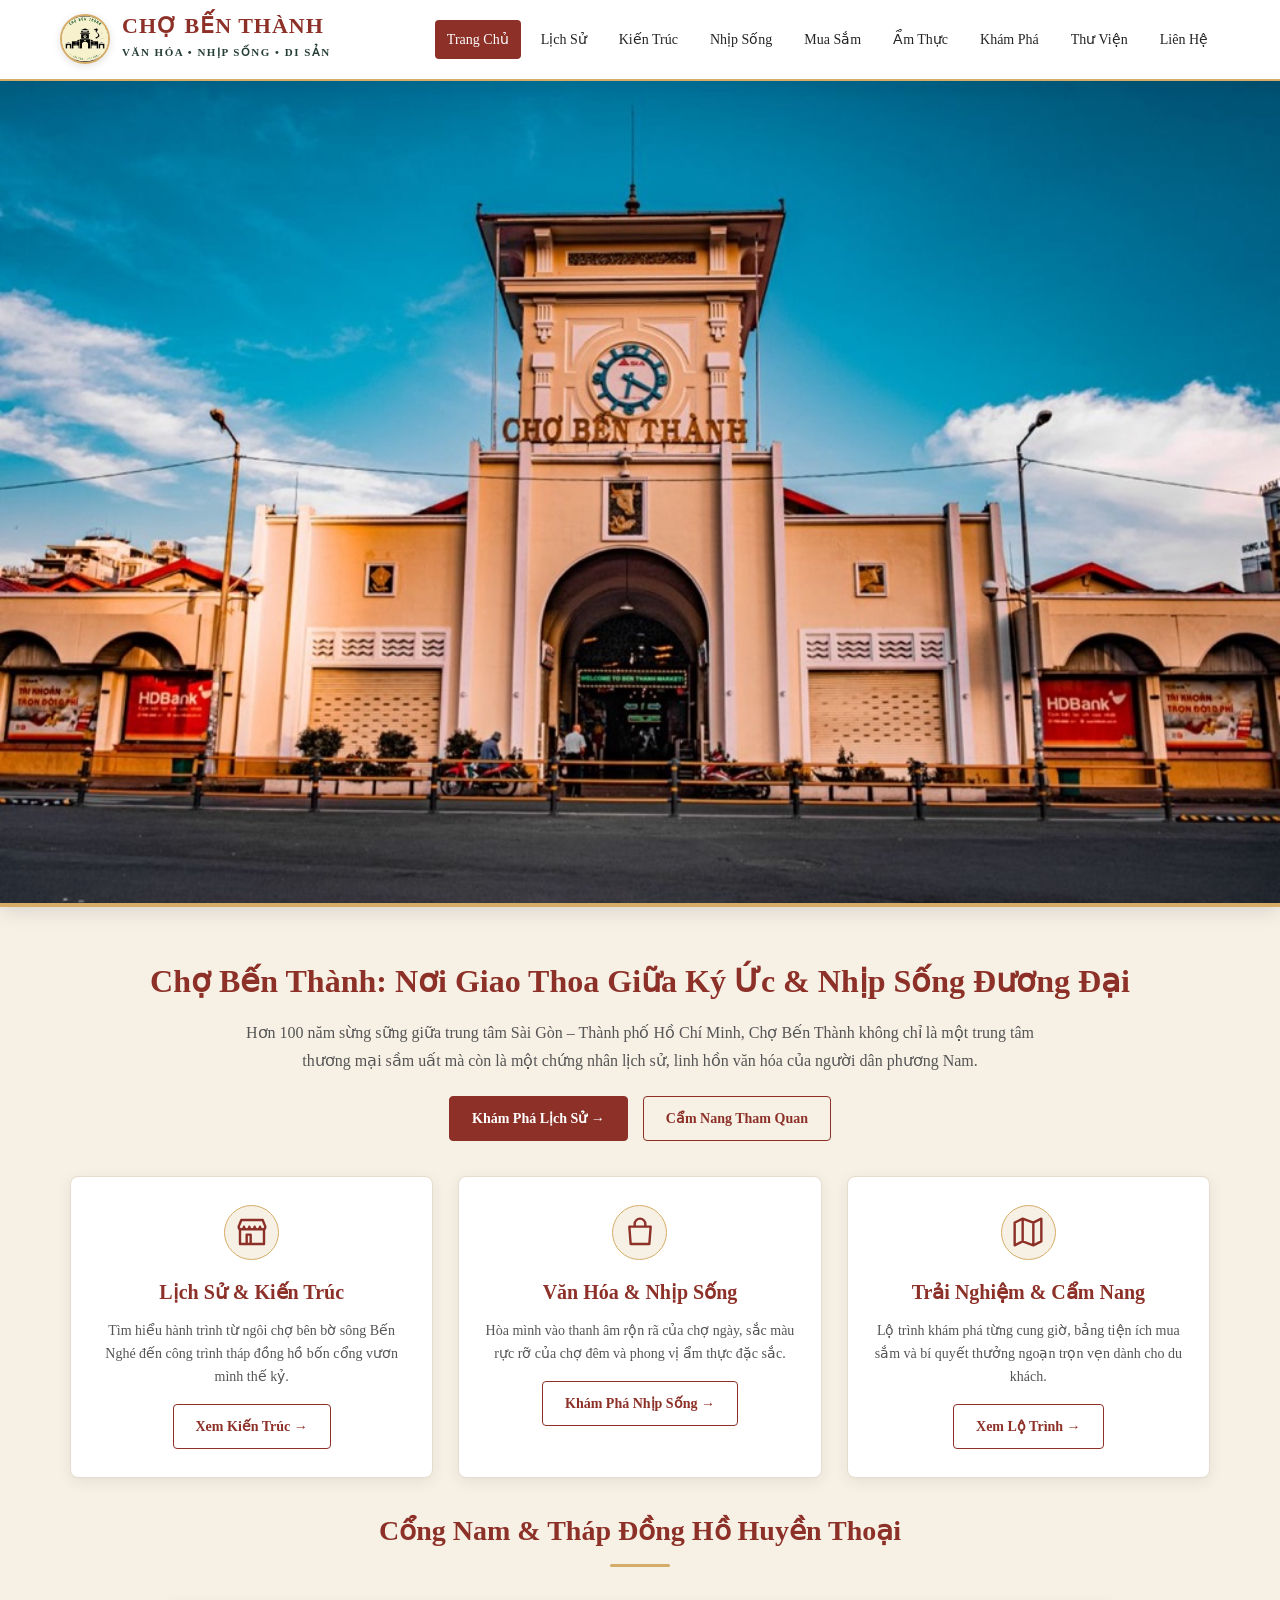
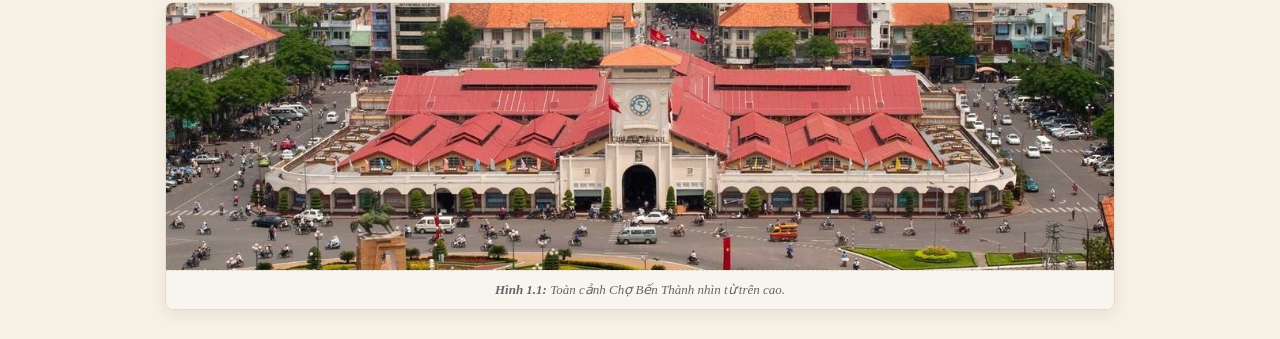
<file: index.html>
<!DOCTYPE html>
<html lang="vi">

<head>
  <meta charset="UTF-8">
  
  <meta name="viewport" content="width=device-width, initial-scale=1.0">
  
  <meta http-equiv="refresh" content="0; url=./truong-kim-phuong/trang-chu.html">
  <title>Chợ Bến Thành – Văn hóa và Nhịp sống</title>
</head>

<body>
  
  <p>Đang mở website. Nếu trang không tự chuyển, <a href="./truong-kim-phuong/trang-chu.html">bấm vào đây</a>.</p>
</body>
</html>
</file>
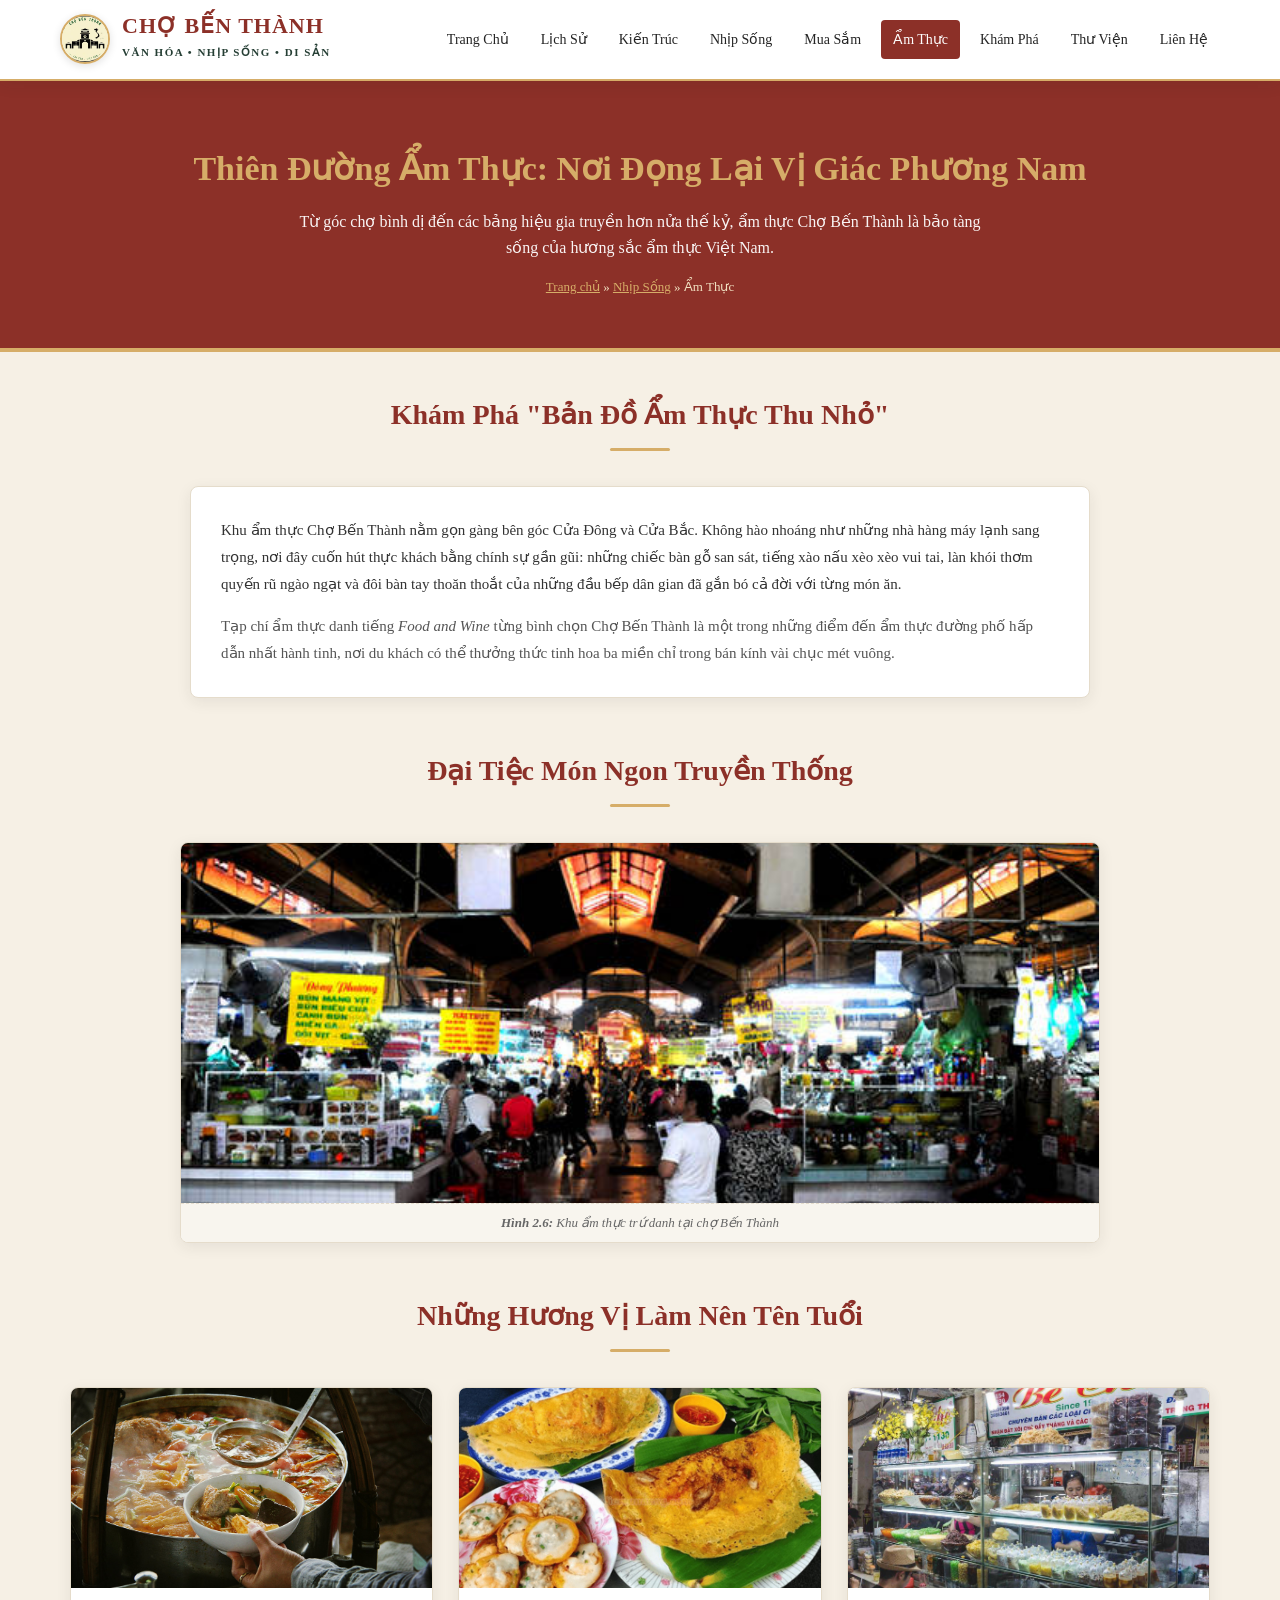
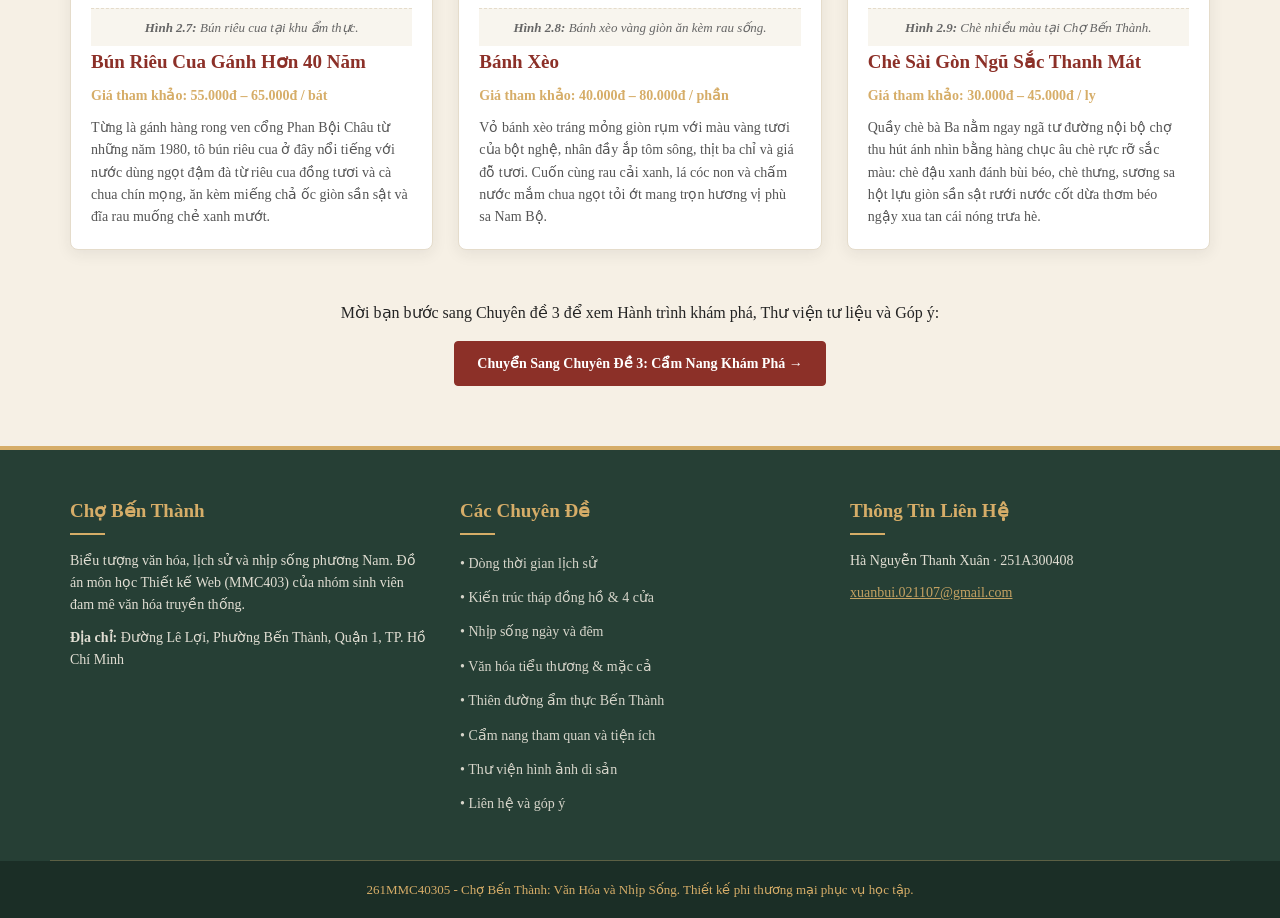
<file: ha-nguyen-thanh-xuan/am-thuc.html>
<!DOCTYPE html>
<html lang="vi">

<head>
  <meta charset="UTF-8">
  
  <base href="../">
  <meta name="viewport" content="width=device-width, initial-scale=1.0">
  <meta name="description" content="Kham pha am thuc Cho Ben Thanh: bun rieu ganh hon 40 nam, banh xeo gion rum, goi cuon va the gioi che Sai Gon ngot mat doc dao.">
  <title>Thiên Đường Ẩm Thực Nam Bộ | Chợ Bến Thành</title>
  
  <link rel="icon" type="image/png" href="./images/logo-cho-ben-thanh.png">
<link rel="stylesheet" href="./style.css">
  <link rel="stylesheet" href="./ha-nguyen-thanh-xuan/style.css">
  
  <script src="./script.js" defer></script>
  <script src="./ha-nguyen-thanh-xuan/script.js" defer></script>
</head>

<body>

    <div id="site-header"></div>

  <section class="hero-banner-tv2">
    <div class="khung-chua">
      <h1 style="margin-top: 10px;">Thiên Đường Ẩm Thực: Nơi Đọng Lại Vị Giác Phương Nam</h1>
      <p>Từ góc chợ bình dị đến các bảng hiệu gia truyền hơn nửa thế kỷ, ẩm thực Chợ Bến Thành là bảo tàng sống của hương sắc ẩm thực Việt Nam.</p>
      <div class="duong-dan-trang" style="margin-top: 15px; font-size: 13px; color: #F0DFC0;">
        <a href="./truong-kim-phuong/trang-chu.html" style="color: var(--mau-vang-co); text-decoration: underline;">Trang chủ</a> &raquo; <a href="./ha-nguyen-thanh-xuan/nhip-song.html" style="color: var(--mau-vang-co); text-decoration: underline;">Nhịp Sống</a> &raquo; <span>Ẩm Thực</span>
      </div>
    </div>
  </section>

  <section class="phan-than-chinh" style="padding-bottom: 10px;">
    <div class="khung-chua">
      <div class="tieu-de-khoi">
        <h2>Khám Phá "Bản Đồ Ẩm Thực Thu Nhỏ"</h2>
      </div>

      <div style="max-width: 900px; margin: 0 auto; background: #fff; padding: 30px; border-radius: 8px; border: 1px solid var(--mau-vien); box-shadow: var(--bong-do);">
        <p style="font-size: 15px; line-height: 1.8; margin-bottom: 15px; color: #333;">
          Khu ẩm thực Chợ Bến Thành nằm gọn gàng bên góc Cửa Đông và Cửa Bắc. Không hào nhoáng như những nhà hàng máy lạnh sang trọng, nơi đây cuốn hút thực khách bằng chính sự gần gũi: những chiếc bàn gỗ san sát, tiếng xào nấu xèo xèo vui tai, làn khói thơm quyến rũ ngào ngạt và đôi bàn tay thoăn thoắt của những đầu bếp dân gian đã gắn bó cả đời với từng món ăn.
        </p>
        <p style="font-size: 15px; line-height: 1.8; color: #555;">
          Tạp chí ẩm thực danh tiếng <em>Food and Wine</em> từng bình chọn Chợ Bến Thành là một trong những điểm đến ẩm thực đường phố hấp dẫn nhất hành tinh, nơi du khách có thể thưởng thức tinh hoa ba miền chỉ trong bán kính vài chục mét vuông.
        </p>
      </div>
    </div>
  </section>

  <section class="phan-than-chinh">
    <div class="khung-chua">

      <div class="tieu-de-khoi">
        <h2>Đại Tiệc Món Ngon Truyền Thống</h2>
      </div>

      <figure class="the-bai-viet" style="max-width: 920px; margin: 0 auto 50px auto;">
        <img src="./images/content/khu-am-thuc-ben-thanh.jpg" alt="Các món ăn tại khu ẩm thực Chợ Bến Thành">
        <figcaption class="chu-thich-hinh-anh">
          <strong>Hình 2.6:</strong> Khu ẩm thực trứ danh tại chợ Bến Thành
        </figcaption>
      </figure>

      <div class="tieu-de-khoi">
        <h2>Những Hương Vị Làm Nên Tên Tuổi</h2>
      </div>

      <div class="luoi-am-thuc-mon-ngon">
        
        <article class="the-mon-an">
          <div class="the-mon-an-img">
            <img src="./images/content/bun-rieu-mon-an.jpg" alt="Bún riêu cua tại khu ẩm thực Chợ Bến Thành">
          </div>
          <div class="the-mon-an-body">
            <p class="chu-thich-hinh-anh"><strong>Hình 2.7:</strong> Bún riêu cua tại khu ẩm thực.</p>
            <h3>Bún Riêu Cua Gánh Hơn 40 Năm</h3>
            <span class="gia-uoc-tinh">Giá tham khảo: 55.000đ – 65.000đ / bát</span>
            <p style="font-size: 14px; color: #555; line-height: 1.6;">
              Từng là gánh hàng rong ven cổng Phan Bội Châu từ những năm 1980, tô bún riêu cua ở đây nổi tiếng với nước dùng ngọt đậm đà từ riêu cua đồng tươi và cà chua chín mọng, ăn kèm miếng chả ốc giòn sần sật và đĩa rau muống chẻ xanh mướt.
            </p>
          </div>
        </article>

        <article class="the-mon-an">
          <div class="the-mon-an-img">
            <img src="./images/content/banh-xeo-mon-an.jpg" alt="Bánh xèo vàng giòn ăn kèm rau sống">
          </div>
          <div class="the-mon-an-body">
            <p class="chu-thich-hinh-anh"><strong>Hình 2.8:</strong> Bánh xèo vàng giòn ăn kèm rau sống.</p>
            <h3>Bánh Xèo</h3>
            <span class="gia-uoc-tinh">Giá tham khảo: 40.000đ – 80.000đ / phần</span>
            <p style="font-size: 14px; color: #555; line-height: 1.6;">
              Vỏ bánh xèo tráng mỏng giòn rụm với màu vàng tươi của bột nghệ, nhân đầy ắp tôm sông, thịt ba chỉ và giá đỗ tươi. Cuốn cùng rau cải xanh, lá cóc non và chấm nước mắm chua ngọt tỏi ớt mang trọn hương vị phù sa Nam Bộ.
            </p>
          </div>
        </article>

        <article class="the-mon-an">
          <div class="the-mon-an-img">
            <img src="./images/content/che-ben-thanh.jpg" alt="Chè nhiều màu tại Chợ Bến Thành">
          </div>
          <div class="the-mon-an-body">
            <p class="chu-thich-hinh-anh"><strong>Hình 2.9:</strong> Chè nhiều màu tại Chợ Bến Thành.</p>
            <h3>Chè Sài Gòn Ngũ Sắc Thanh Mát</h3>
            <span class="gia-uoc-tinh">Giá tham khảo: 30.000đ – 45.000đ / ly</span>
            <p style="font-size: 14px; color: #555; line-height: 1.6;">
              Quầy chè bà Ba nằm ngay ngã tư đường nội bộ chợ thu hút ánh nhìn bằng hàng chục âu chè rực rỡ sắc màu: chè đậu xanh đánh bùi béo, chè thưng, sương sa hột lựu giòn sần sật rưới nước cốt dừa thơm béo ngậy xua tan cái nóng trưa hè.
            </p>
          </div>
        </article>

      </div>

      <div style="text-align: center; margin-top: 50px;">
        <p style="font-size: 16px; margin-bottom: 15px;">Mời bạn bước sang Chuyên đề 3 để xem Hành trình khám phá, Thư viện tư liệu và Góp ý:</p>
        <a href="./nguyen-nang-dat/kham-pha.html" class="nut-chinh">Chuyển Sang Chuyên Đề 3: Cẩm Nang Khám Phá &rarr;</a>
      </div>

    </div>
  </section>

    <div id="site-footer"></div>

</body>
</html>
</file>
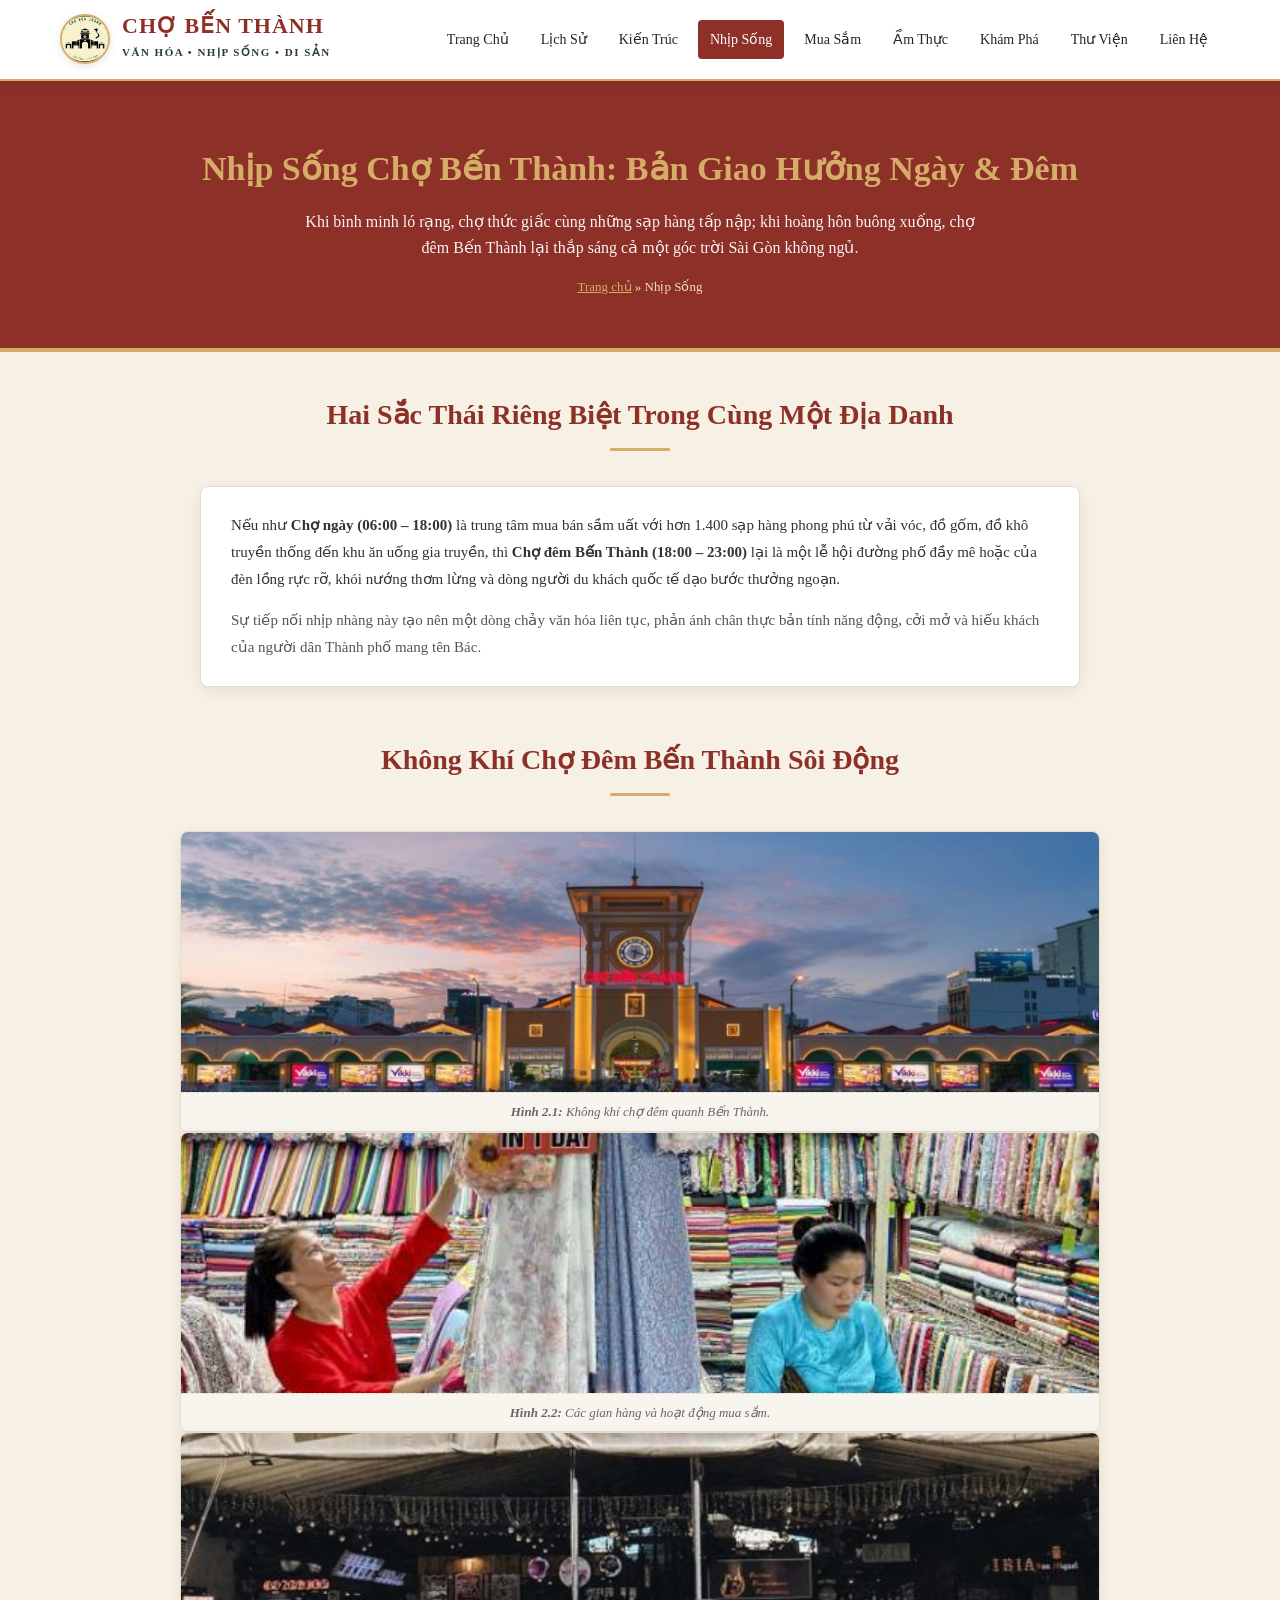
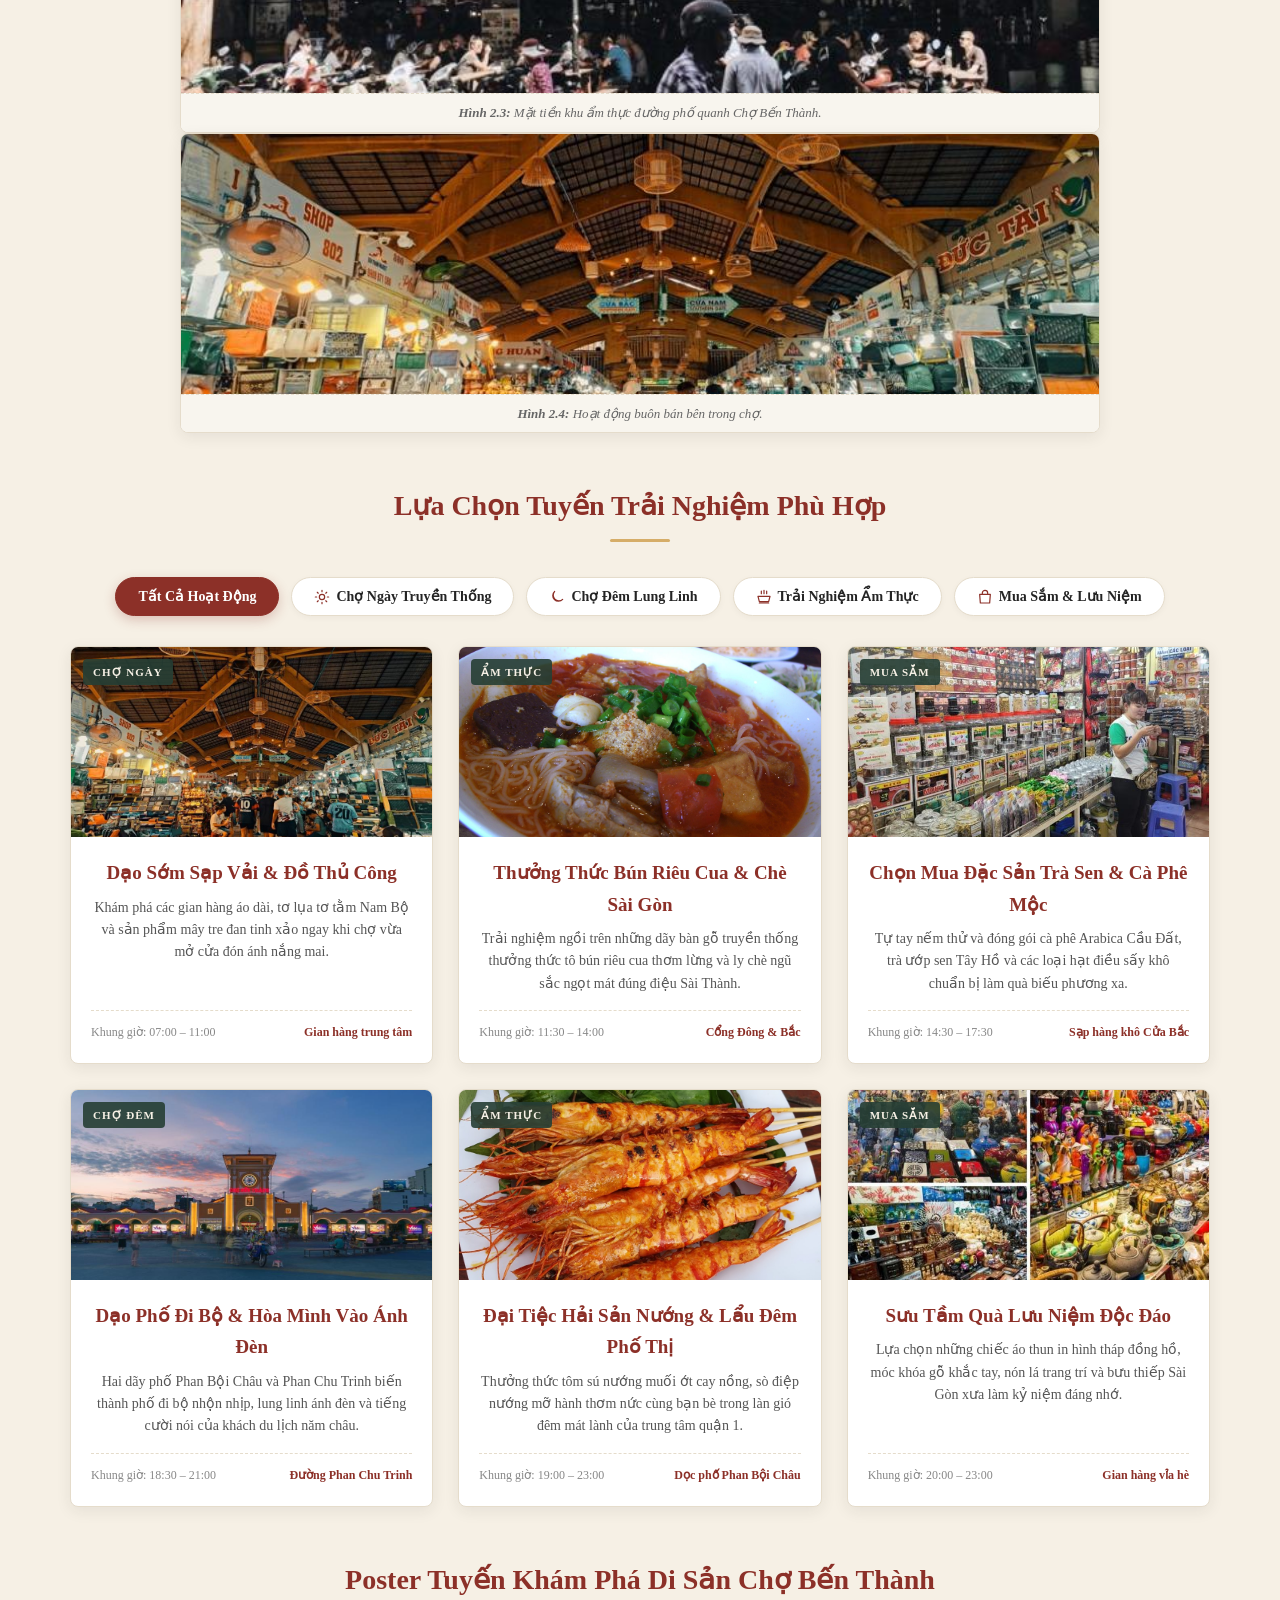
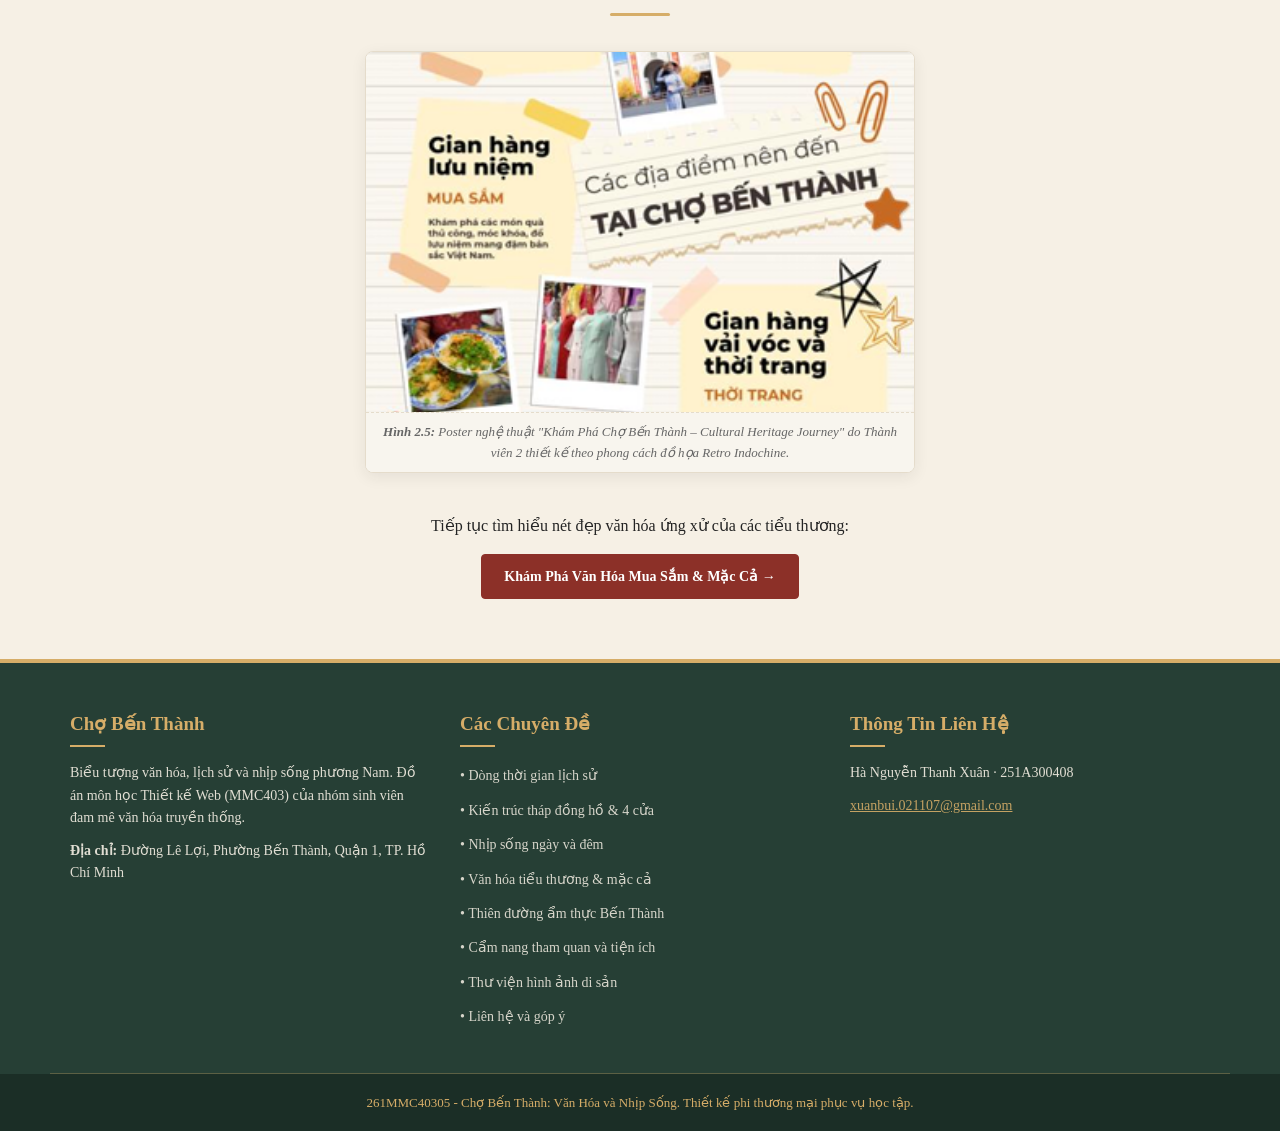
<file: ha-nguyen-thanh-xuan/nhip-song.html>
<!DOCTYPE html>
<html lang="vi">

<head>
  <meta charset="UTF-8">
  
  <base href="../">
  <meta name="viewport" content="width=device-width, initial-scale=1.0">
  <meta name="description" content="Kham pha nhip song soi dong ngay va dem tai Cho Ben Thanh: am thanh cuoc song, cho dem lung linh va cac trai nghiem van hoa dac sac.">
  <title>Nhịp Sống Ngày & Đêm | Chợ Bến Thành</title>
  
  <link rel="icon" type="image/png" href="./images/logo-cho-ben-thanh.png">
<link rel="stylesheet" href="./style.css">
  <link rel="stylesheet" href="./ha-nguyen-thanh-xuan/style.css">
  
  <script src="./script.js" defer></script>
  <script src="./ha-nguyen-thanh-xuan/script.js" defer></script>
</head>

<body>

    <div id="site-header"></div>

  <section class="hero-banner-tv2">
    <div class="khung-chua">
      <h1 style="margin-top: 10px;">Nhịp Sống Chợ Bến Thành: Bản Giao Hưởng Ngày & Đêm</h1>
      <p>Khi bình minh ló rạng, chợ thức giấc cùng những sạp hàng tấp nập; khi hoàng hôn buông xuống, chợ đêm Bến Thành lại thắp sáng cả một góc trời Sài Gòn không ngủ.</p>
      <div class="duong-dan-trang" style="margin-top: 15px; font-size: 13px; color: #F0DFC0;">
        <a href="./truong-kim-phuong/trang-chu.html" style="color: var(--mau-vang-co); text-decoration: underline;">Trang chủ</a> &raquo; <span>Nhịp Sống</span>
      </div>
    </div>
  </section>

  <section class="phan-than-chinh" style="padding-bottom: 10px;">
    <div class="khung-chua">
      <div class="tieu-de-khoi">
        <h2>Hai Sắc Thái Riêng Biệt Trong Cùng Một Địa Danh</h2>
      </div>

      <div style="max-width: 880px; margin: 0 auto; background: #fff; padding: 25px 30px; border-radius: 8px; border: 1px solid var(--mau-vien); box-shadow: var(--bong-do);">
        <p style="font-size: 15px; line-height: 1.8; margin-bottom: 14px; color: #333;">
          Nếu như <strong>Chợ ngày (06:00 – 18:00)</strong> là trung tâm mua bán sầm uất với hơn 1.400 sạp hàng phong phú từ vải vóc, đồ gốm, đồ khô truyền thống đến khu ăn uống gia truyền, thì <strong>Chợ đêm Bến Thành (18:00 – 23:00)</strong> lại là một lễ hội đường phố đầy mê hoặc của đèn lồng rực rỡ, khói nướng thơm lừng và dòng người du khách quốc tế dạo bước thưởng ngoạn.
        </p>
        <p style="font-size: 15px; line-height: 1.8; color: #555;">
          Sự tiếp nối nhịp nhàng này tạo nên một dòng chảy văn hóa liên tục, phản ánh chân thực bản tính năng động, cởi mở và hiếu khách của người dân Thành phố mang tên Bác.
        </p>
      </div>
    </div>
  </section>

  <section class="phan-than-chinh">
    <div class="khung-chua">

      <div class="tieu-de-khoi">
        <h2>Không Khí Chợ Đêm Bến Thành Sôi Động</h2>
      </div>

      <div class="luoi-thu-vien luoi-nhip-song">
        
        <figure class="the-bai-viet">
          <img src="./images/content/nhip-song-cho-dem.jpg" alt="Không khí chợ đêm Bến Thành">
          <figcaption class="chu-thich-hinh-anh"><strong>Hình 2.1:</strong> Không khí chợ đêm quanh Bến Thành.</figcaption>
        </figure>
        
        <figure class="the-bai-viet">
          <img src="./images/hang-hoa/vai-voc.jpg" alt="Các sạp hàng và hoạt động mua sắm trong chợ">
          <figcaption class="chu-thich-hinh-anh"><strong>Hình 2.2:</strong> Các gian hàng và hoạt động mua sắm.</figcaption>
        </figure>
        
        <figure class="the-bai-viet">
          <img src="./images/content/nhip-song-ben-ngoai.jpg" alt="Sinh hoạt nhộn nhịp quanh khu chợ">
          <figcaption class="chu-thich-hinh-anh"><strong>Hình 2.3:</strong> Mặt tiền khu ẩm thực đường phố quanh Chợ Bến Thành.</figcaption>
        </figure>
        
        <figure class="the-bai-viet">
          <img src="./images/content/nhip-song-trong-cho.jpg" alt="Không gian buôn bán bên trong chợ">
          <figcaption class="chu-thich-hinh-anh"><strong>Hình 2.4:</strong> Hoạt động buôn bán bên trong chợ.</figcaption>
        </figure>
      </div>

      <div class="tieu-de-khoi">
        <h2>Lựa Chọn Tuyến Trải Nghiệm Phù Hợp</h2>
      </div>

      <div class="khung-bo-loc">
        <div class="thanh-nut-loc">
          <button class="nut-loc dang-chon" data-danh-muc="tat-ca" type="button">Tất Cả Hoạt Động</button>
          <button class="nut-loc" data-danh-muc="cho-ngay" type="button"><img class="icon-nut-loc" src="./images/icons/sun.svg" alt="" aria-hidden="true">Chợ Ngày Truyền Thống</button>
          <button class="nut-loc" data-danh-muc="cho-dem" type="button"><img class="icon-nut-loc" src="./images/icons/moon.svg" alt="" aria-hidden="true">Chợ Đêm Lung Linh</button>
          <button class="nut-loc" data-danh-muc="am-thuc" type="button"><img class="icon-nut-loc" src="./images/icons/bowl.svg" alt="" aria-hidden="true">Trải Nghiệm Ẩm Thực</button>
          <button class="nut-loc" data-danh-muc="mua-sam" type="button"><img class="icon-nut-loc" src="./images/icons/shopping.svg" alt="" aria-hidden="true">Mua Sắm & Lưu Niệm</button>
        </div>

        <div class="luoi-trai-nghiem">
          
          <article class="the-trai-nghiem" data-danh-muc="cho-ngay">
            <div class="the-trai-nghiem-header">
              <img src="./images/content/nhip-song-trong-cho.jpg" alt="Không gian mua bán ban ngày bên trong Chợ Bến Thành">
              <span class="nhan-phan-loai">Chợ Ngày</span>
            </div>
            <div class="the-trai-nghiem-body">
              <h3>Dạo Sớm Sạp Vải & Đồ Thủ Công</h3>
              <p>Khám phá các gian hàng áo dài, tơ lụa tơ tằm Nam Bộ và sản phẩm mây tre đan tinh xảo ngay khi chợ vừa mở cửa đón ánh nắng mai.</p>
              <div class="the-trai-nghiem-footer">
                <span>Khung giờ: 07:00 – 11:00</span>
                <span style="color: var(--mau-do-gach); font-weight: 600;">Gian hàng trung tâm</span>
              </div>
            </div>
          </article>

          <article class="the-trai-nghiem" data-danh-muc="am-thuc">
            <div class="the-trai-nghiem-header">
              <img src="./images/content/bun-rieu-dakao.jpg" alt="Tô bún riêu cua với đậu hũ, huyết và rau thơm">
              <span class="nhan-phan-loai">Ẩm Thực</span>
            </div>
            <div class="the-trai-nghiem-body">
              <h3>Thưởng Thức Bún Riêu Cua & Chè Sài Gòn</h3>
              <p>Trải nghiệm ngồi trên những dãy bàn gỗ truyền thống thưởng thức tô bún riêu cua thơm lừng và ly chè ngũ sắc ngọt mát đúng điệu Sài Thành.</p>
              <div class="the-trai-nghiem-footer">
                <span>Khung giờ: 11:30 – 14:00</span>
                <span style="color: var(--mau-do-gach); font-weight: 600;">Cổng Đông & Bắc</span>
              </div>
              
            </div>
          </article>

          <article class="the-trai-nghiem" data-danh-muc="mua-sam">
            <div class="the-trai-nghiem-header">
              <img src="./images/hang-hoa/tra-ca-phe.jpg" alt="Quầy trà và cà phê đặc sản đóng gói">
              <span class="nhan-phan-loai">Mua Sắm</span>
            </div>
            <div class="the-trai-nghiem-body">
              <h3>Chọn Mua Đặc Sản Trà Sen & Cà Phê Mộc</h3>
              <p>Tự tay nếm thử và đóng gói cà phê Arabica Cầu Đất, trà ướp sen Tây Hồ và các loại hạt điều sấy khô chuẩn bị làm quà biếu phương xa.</p>
              <div class="the-trai-nghiem-footer">
                <span>Khung giờ: 14:30 – 17:30</span>
                <span style="color: var(--mau-do-gach); font-weight: 600;">Sạp hàng khô Cửa Bắc</span>
              </div>
            </div>
          </article>

          <article class="the-trai-nghiem" data-danh-muc="cho-dem">
            <div class="the-trai-nghiem-header">
              <img src="./images/content/nhip-song-cho-dem.jpg" alt="Pho di bo cho dem">
              <span class="nhan-phan-loai">Chợ Đêm</span>
            </div>
            <div class="the-trai-nghiem-body">
              <h3>Dạo Phố Đi Bộ & Hòa Mình Vào Ánh Đèn</h3>
              <p>Hai dãy phố Phan Bội Châu và Phan Chu Trinh biến thành phố đi bộ nhộn nhịp, lung linh ánh đèn và tiếng cười nói của khách du lịch năm châu.</p>
              <div class="the-trai-nghiem-footer">
                <span>Khung giờ: 18:30 – 21:00</span>
                <span style="color: var(--mau-do-gach); font-weight: 600;">Đường Phan Chu Trinh</span>
              </div>
            </div>
          </article>

          <article class="the-trai-nghiem" data-danh-muc="am-thuc">
            <div class="the-trai-nghiem-header">
              <img src="./images/content/tom-nuong.jpg" alt="Tôm nướng trên vỉ than">
              <span class="nhan-phan-loai">Ẩm Thực</span>
            </div>
            <div class="the-trai-nghiem-body">
              <h3>Đại Tiệc Hải Sản Nướng & Lẩu Đêm Phố Thị</h3>
              <p>Thưởng thức tôm sú nướng muối ớt cay nồng, sò điệp nướng mỡ hành thơm nức cùng bạn bè trong làn gió đêm mát lành của trung tâm quận 1.</p>
              <div class="the-trai-nghiem-footer">
                <span>Khung giờ: 19:00 – 23:00</span>
                <span style="color: var(--mau-do-gach); font-weight: 600;">Dọc phố Phan Bội Châu</span>
              </div>
              
            </div>
          </article>

          <article class="the-trai-nghiem" data-danh-muc="mua-sam">
            <div class="the-trai-nghiem-header">
              <img src="./images/hang-hoa/thu-cong-my-nghe.jpg" alt="Đồ lưu niệm và sản phẩm thủ công trong chợ">
              <span class="nhan-phan-loai">Mua Sắm</span>
            </div>
            <div class="the-trai-nghiem-body">
              <h3>Sưu Tầm Quà Lưu Niệm Độc Đáo</h3>
              <p>Lựa chọn những chiếc áo thun in hình tháp đồng hồ, móc khóa gỗ khắc tay, nón lá trang trí và bưu thiếp Sài Gòn xưa làm kỷ niệm đáng nhớ.</p>
              <div class="the-trai-nghiem-footer">
                <span>Khung giờ: 20:00 – 23:00</span>
                <span style="color: var(--mau-do-gach); font-weight: 600;">Gian hàng vỉa hè</span>
              </div>
            </div>
          </article>

        </div>
      </div>

      <div class="tieu-de-khoi" style="margin-top: 50px;">
        <h2>Poster Tuyến Khám Phá Di Sản Chợ Bến Thành</h2>
      </div>

      <div class="khoi-poster-tv2">
        
        <figure class="the-bai-viet">
          <img src="./images/poster/poster-tuyen-kham-pha.jpg" alt="Poster quang ba tuyen kham pha Cho Ben Thanh">
          <figcaption class="chu-thich-hinh-anh">
            <strong>Hình 2.5:</strong> Poster nghệ thuật "Khám Phá Chợ Bến Thành – Cultural Heritage Journey" do Thành viên 2 thiết kế theo phong cách đồ họa Retro Indochine.
          </figcaption>
        </figure>
      </div>

      <div style="text-align: center; margin-top: 40px;">
        <p style="font-size: 16px; margin-bottom: 15px;">Tiếp tục tìm hiểu nét đẹp văn hóa ứng xử của các tiểu thương:</p>
        <a href="./ha-nguyen-thanh-xuan/van-hoa-mua-sam.html" class="nut-chinh">Khám Phá Văn Hóa Mua Sắm & Mặc Cả &rarr;</a>
      </div>

    </div>
  </section>

    <div id="site-footer"></div>

</body>
</html>
</file>
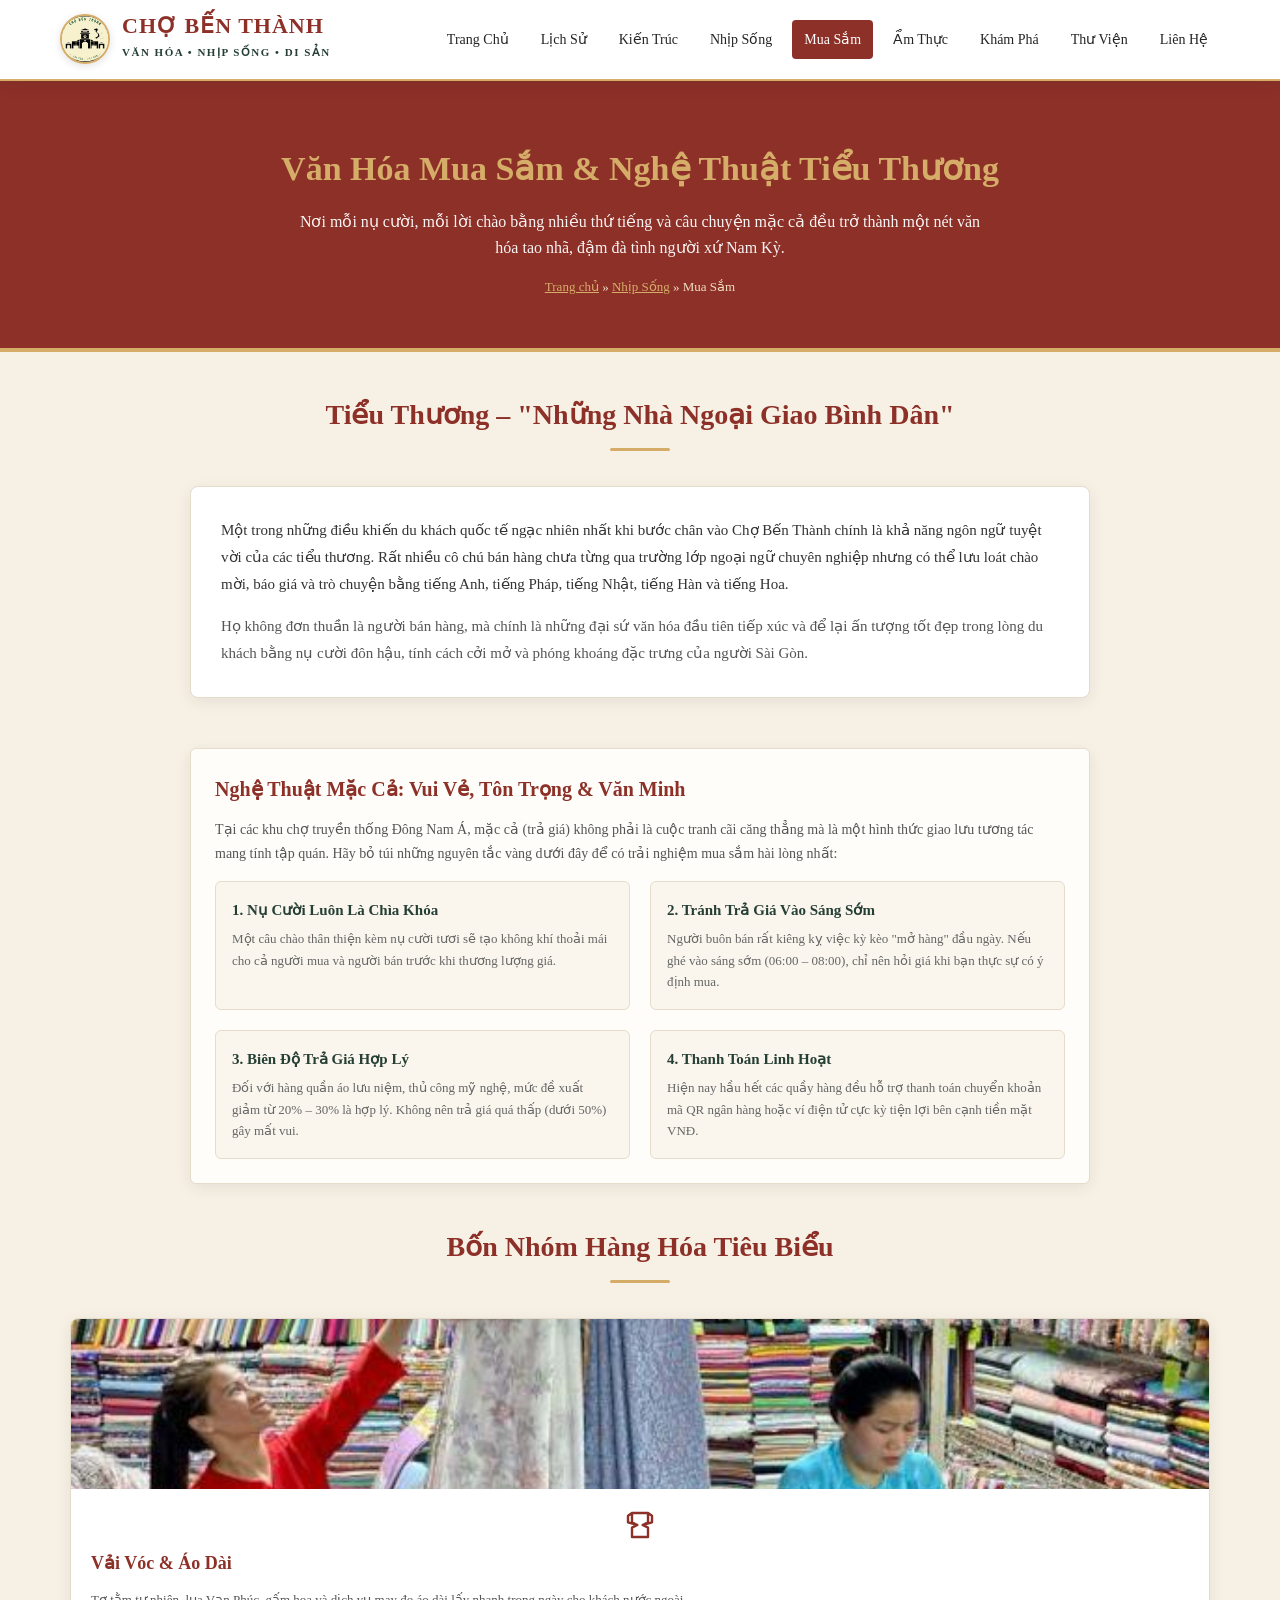
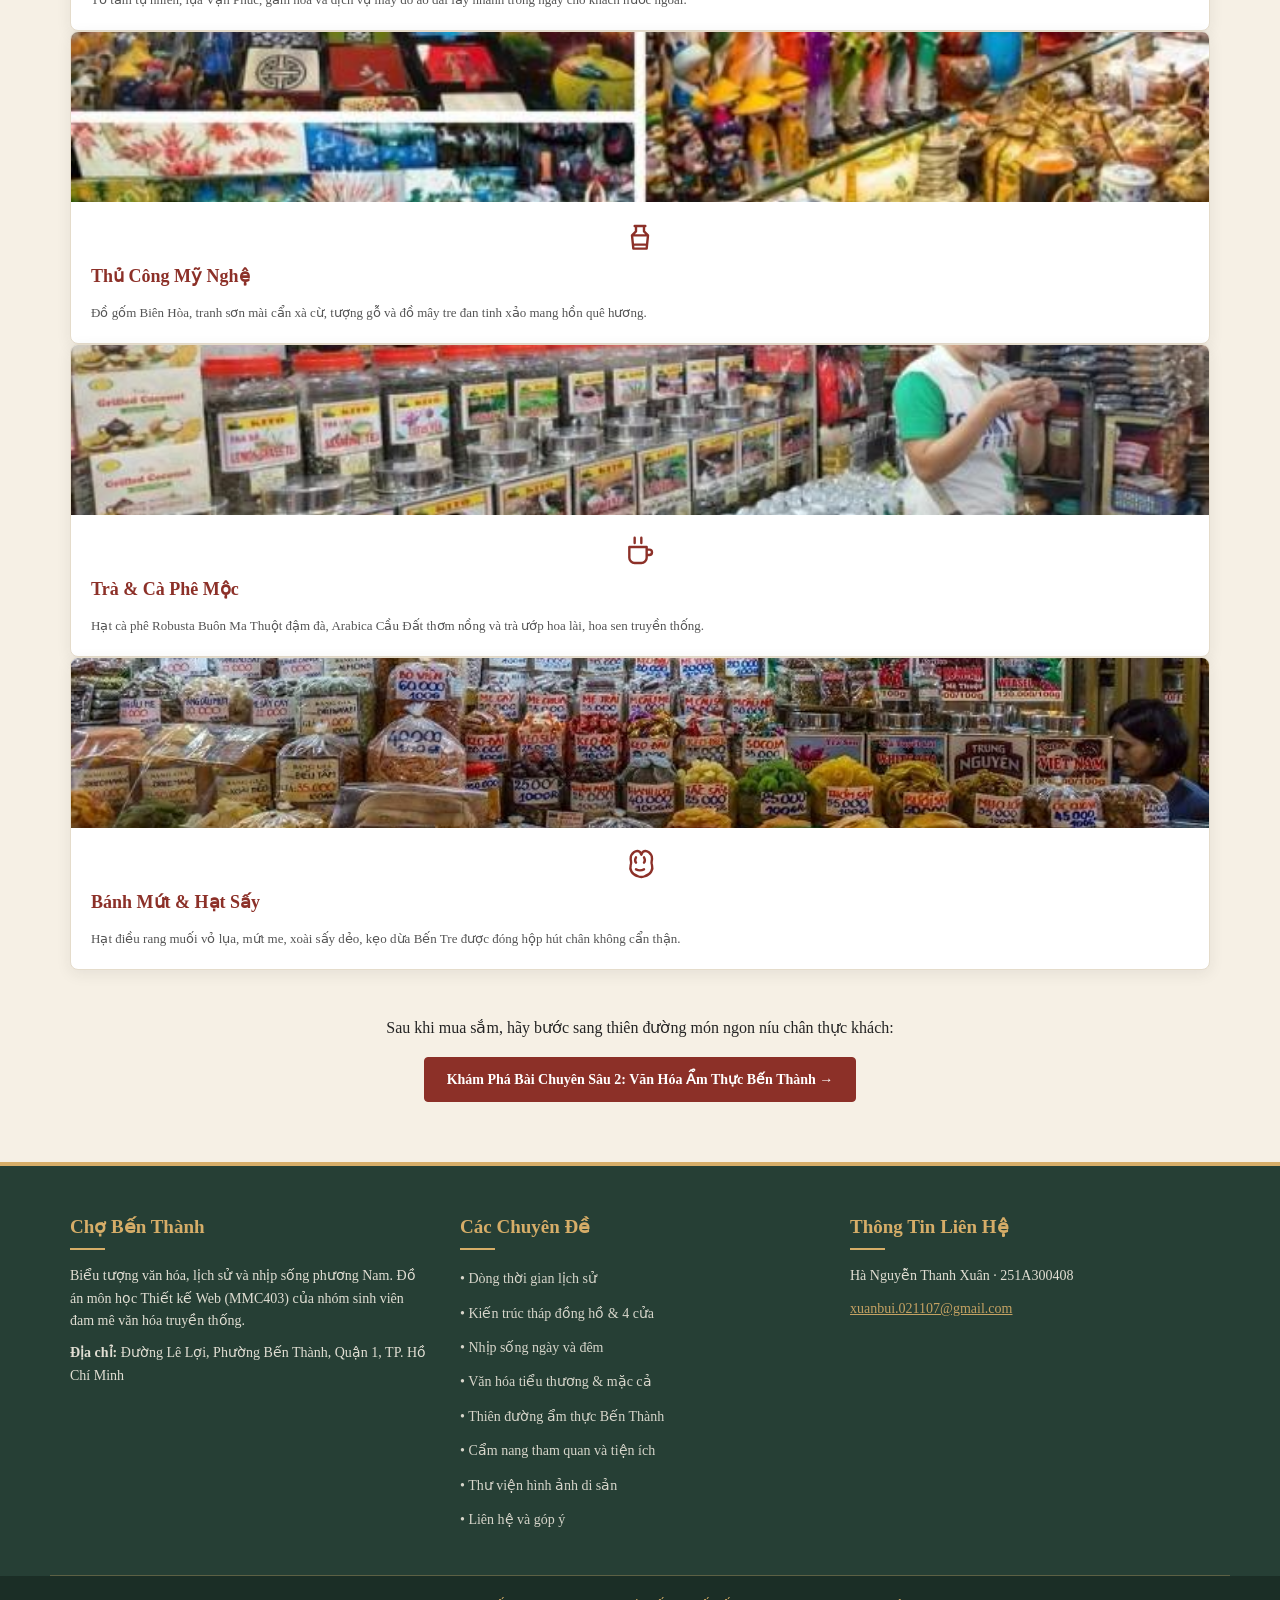
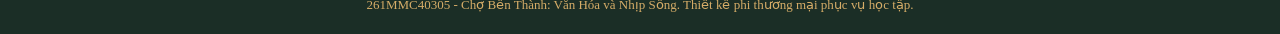
<file: ha-nguyen-thanh-xuan/van-hoa-mua-sam.html>
<!DOCTYPE html>
<html lang="vi">

<head>
  <meta charset="UTF-8">
  
  <base href="../">
  <meta name="viewport" content="width=device-width, initial-scale=1.0">
  <meta name="description" content="Kham pha van hoa tieu thuong Cho Ben Thanh, bi quyet mac ca vui ve van minh va nhung mat hang luu niem dac trung Sai Gon.">
  <title>Văn Hóa Mua Sắm & Nghệ Thuật Tiểu Thương | Chợ Bến Thành</title>
  
  <link rel="icon" type="image/png" href="./images/logo-cho-ben-thanh.png">
<link rel="stylesheet" href="./style.css">
  <link rel="stylesheet" href="./ha-nguyen-thanh-xuan/style.css">
  
  <script src="./script.js" defer></script>
  <script src="./ha-nguyen-thanh-xuan/script.js" defer></script>
</head>

<body>

    <div id="site-header"></div>

  <section class="hero-banner-tv2">
    <div class="khung-chua">
      <h1 style="margin-top: 10px;">Văn Hóa Mua Sắm & Nghệ Thuật Tiểu Thương</h1>
      <p>Nơi mỗi nụ cười, mỗi lời chào bằng nhiều thứ tiếng và câu chuyện mặc cả đều trở thành một nét văn hóa tao nhã, đậm đà tình người xứ Nam Kỳ.</p>
      <div class="duong-dan-trang" style="margin-top: 15px; font-size: 13px; color: #F0DFC0;">
        <a href="./truong-kim-phuong/trang-chu.html" style="color: var(--mau-vang-co); text-decoration: underline;">Trang chủ</a> &raquo; <a href="./ha-nguyen-thanh-xuan/nhip-song.html" style="color: var(--mau-vang-co); text-decoration: underline;">Nhịp Sống</a> &raquo; <span>Mua Sắm</span>
      </div>
    </div>
  </section>

  <section class="phan-than-chinh" style="padding-bottom: 10px;">
    <div class="khung-chua">
      <div class="tieu-de-khoi">
        <h2>Tiểu Thương – "Những Nhà Ngoại Giao Bình Dân"</h2>
      </div>

      <div style="max-width: 900px; margin: 0 auto; background: #fff; padding: 30px; border-radius: 8px; border: 1px solid var(--mau-vien); box-shadow: var(--bong-do);">
        <p style="font-size: 15px; line-height: 1.8; margin-bottom: 15px; color: #333;">
          Một trong những điều khiến du khách quốc tế ngạc nhiên nhất khi bước chân vào Chợ Bến Thành chính là khả năng ngôn ngữ tuyệt vời của các tiểu thương. Rất nhiều cô chú bán hàng chưa từng qua trường lớp ngoại ngữ chuyên nghiệp nhưng có thể lưu loát chào mời, báo giá và trò chuyện bằng tiếng Anh, tiếng Pháp, tiếng Nhật, tiếng Hàn và tiếng Hoa.
        </p>
        <p style="font-size: 15px; line-height: 1.8; color: #555;">
          Họ không đơn thuần là người bán hàng, mà chính là những đại sứ văn hóa đầu tiên tiếp xúc và để lại ấn tượng tốt đẹp trong lòng du khách bằng nụ cười đôn hậu, tính cách cởi mở và phóng khoáng đặc trưng của người Sài Gòn.
        </p>
      </div>
    </div>
  </section>

  <section class="phan-than-chinh">
    <div class="khung-chua">

      <div class="hop-meo-mac-ca" style="max-width: 900px; margin: 0 auto 40px auto;">
        <h3>Nghệ Thuật Mặc Cả: Vui Vẻ, Tôn Trọng & Văn Minh</h3>
        <p style="font-size: 14px; color: #555; line-height: 1.7;">
          Tại các khu chợ truyền thống Đông Nam Á, mặc cả (trả giá) không phải là cuộc tranh cãi căng thẳng mà là một hình thức giao lưu tương tác mang tính tập quán. Hãy bỏ túi những nguyên tắc vàng dưới đây để có trải nghiệm mua sắm hài lòng nhất:
        </p>

        <div class="danh-sach-meo">
          <div class="muc-meo">
            <strong>1. Nụ Cười Luôn Là Chìa Khóa</strong>
            <p style="font-size: 13px; color: #666; margin: 0;">Một câu chào thân thiện kèm nụ cười tươi sẽ tạo không khí thoải mái cho cả người mua và người bán trước khi thương lượng giá.</p>
          </div>

          <div class="muc-meo">
            <strong>2. Tránh Trả Giá Vào Sáng Sớm</strong>
            <p style="font-size: 13px; color: #666; margin: 0;">Người buôn bán rất kiêng kỵ việc kỳ kèo "mở hàng" đầu ngày. Nếu ghé vào sáng sớm (06:00 – 08:00), chỉ nên hỏi giá khi bạn thực sự có ý định mua.</p>
          </div>

          <div class="muc-meo">
            <strong>3. Biên Độ Trả Giá Hợp Lý</strong>
            <p style="font-size: 13px; color: #666; margin: 0;">Đối với hàng quần áo lưu niệm, thủ công mỹ nghệ, mức đề xuất giảm từ 20% – 30% là hợp lý. Không nên trả giá quá thấp (dưới 50%) gây mất vui.</p>
          </div>

          <div class="muc-meo">
            <strong>4. Thanh Toán Linh Hoạt</strong>
            <p style="font-size: 13px; color: #666; margin: 0;">Hiện nay hầu hết các quầy hàng đều hỗ trợ thanh toán chuyển khoản mã QR ngân hàng hoặc ví điện tử cực kỳ tiện lợi bên cạnh tiền mặt VNĐ.</p>
          </div>
        </div>
      </div>

      <div class="tieu-de-khoi">
        <h2>Bốn Nhóm Hàng Hóa Tiêu Biểu</h2>
      </div>

      <div class="luoi-3-cot" style="grid-template-columns: repeat(4, 1fr); gap: 20px;">
        
        <div class="the-bai-viet">
          <img class="anh-mat-hang" src="./images/hang-hoa/vai-voc.jpg" alt="Các sạp vải nhiều màu sắc tại chợ">
          <div class="the-bai-viet-noi-dung">
            <img class="icon-hang-hoa" src="./images/icons/scarf.svg" alt="" aria-hidden="true">
            <h3 style="font-size: 18px;">Vải Vóc & Áo Dài</h3>
            <p style="font-size: 13px; color: #555;">Tơ tằm tự nhiên, lụa Vạn Phúc, gấm hoa và dịch vụ may đo áo dài lấy nhanh trong ngày cho khách nước ngoài.</p>
          </div>
        </div>

        <div class="the-bai-viet">
          <img class="anh-mat-hang" src="./images/hang-hoa/thu-cong-my-nghe.jpg" alt="Quầy hàng thủ công mỹ nghệ và quà lưu niệm">
          <div class="the-bai-viet-noi-dung">
            <img class="icon-hang-hoa" src="./images/icons/pottery.svg" alt="" aria-hidden="true">
            <h3 style="font-size: 18px;">Thủ Công Mỹ Nghệ</h3>
            <p style="font-size: 13px; color: #555;">Đồ gốm Biên Hòa, tranh sơn mài cẩn xà cừ, tượng gỗ và đồ mây tre đan tinh xảo mang hồn quê hương.</p>
          </div>
        </div>

        <div class="the-bai-viet">
          <img class="anh-mat-hang" src="./images/hang-hoa/tra-ca-phe.jpg" alt="Quầy trà, cà phê và đặc sản đóng gói">
          <div class="the-bai-viet-noi-dung">
            <img class="icon-hang-hoa" src="./images/icons/coffee.svg" alt="" aria-hidden="true">
            <h3 style="font-size: 18px;">Trà & Cà Phê Mộc</h3>
            <p style="font-size: 13px; color: #555;">Hạt cà phê Robusta Buôn Ma Thuột đậm đà, Arabica Cầu Đất thơm nồng và trà ướp hoa lài, hoa sen truyền thống.</p>
          </div>
        </div>

        <div class="the-bai-viet">
          <img class="anh-mat-hang" src="./images/hang-hoa/banh-mut-hat-say.jpg" alt="Các loại bánh mứt và hạt sấy bày bán tại chợ">
          <div class="the-bai-viet-noi-dung">
            <img class="icon-hang-hoa" src="./images/icons/nuts.svg" alt="" aria-hidden="true">
            <h3 style="font-size: 18px;">Bánh Mứt & Hạt Sấy</h3>
            <p style="font-size: 13px; color: #555;">Hạt điều rang muối vỏ lụa, mứt me, xoài sấy dẻo, kẹo dừa Bến Tre được đóng hộp hút chân không cẩn thận.</p>
          </div>
        </div>

      </div>

      <div style="text-align: center; margin-top: 45px;">
        <p style="font-size: 16px; margin-bottom: 15px;">Sau khi mua sắm, hãy bước sang thiên đường món ngon níu chân thực khách:</p>
        <a href="./ha-nguyen-thanh-xuan/am-thuc.html" class="nut-chinh">Khám Phá Bài Chuyên Sâu 2: Văn Hóa Ẩm Thực Bến Thành &rarr;</a>
      </div>

    </div>
  </section>

    <div id="site-footer"></div>

</body>
</html>
</file>
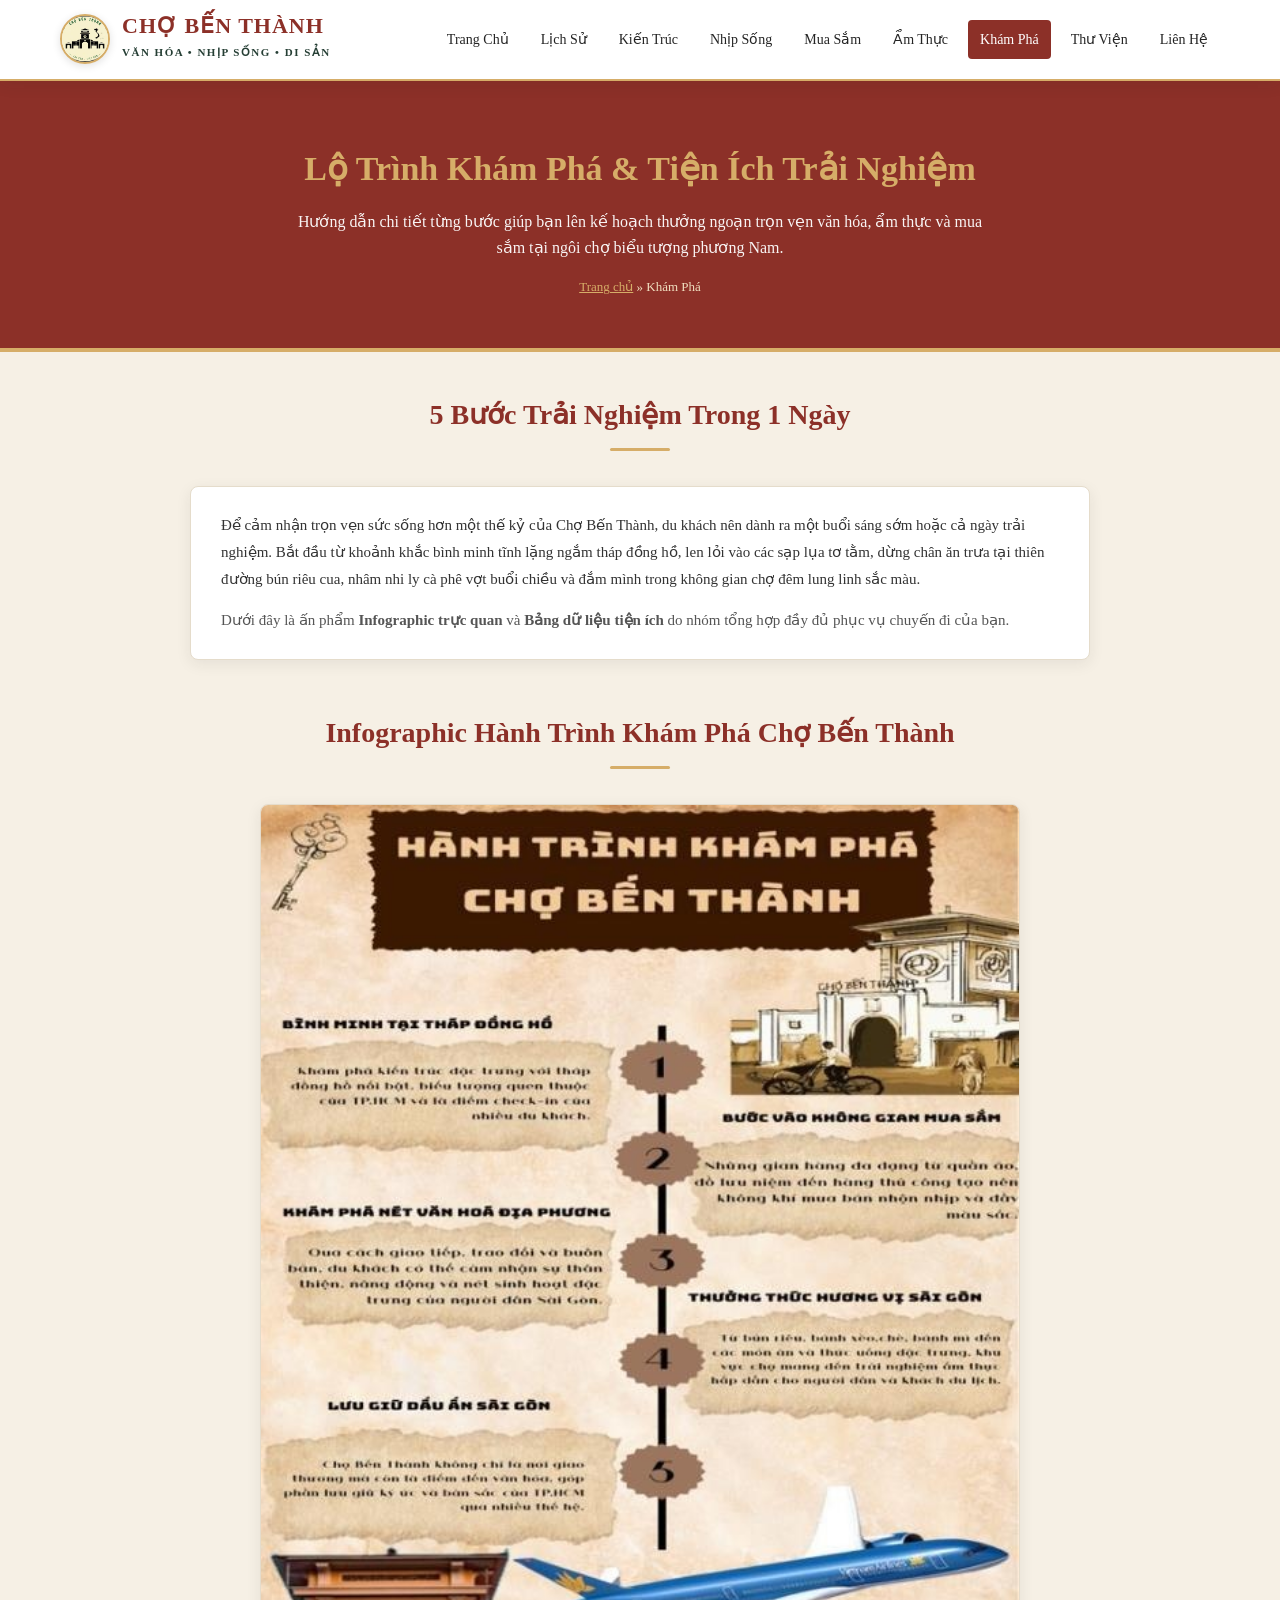
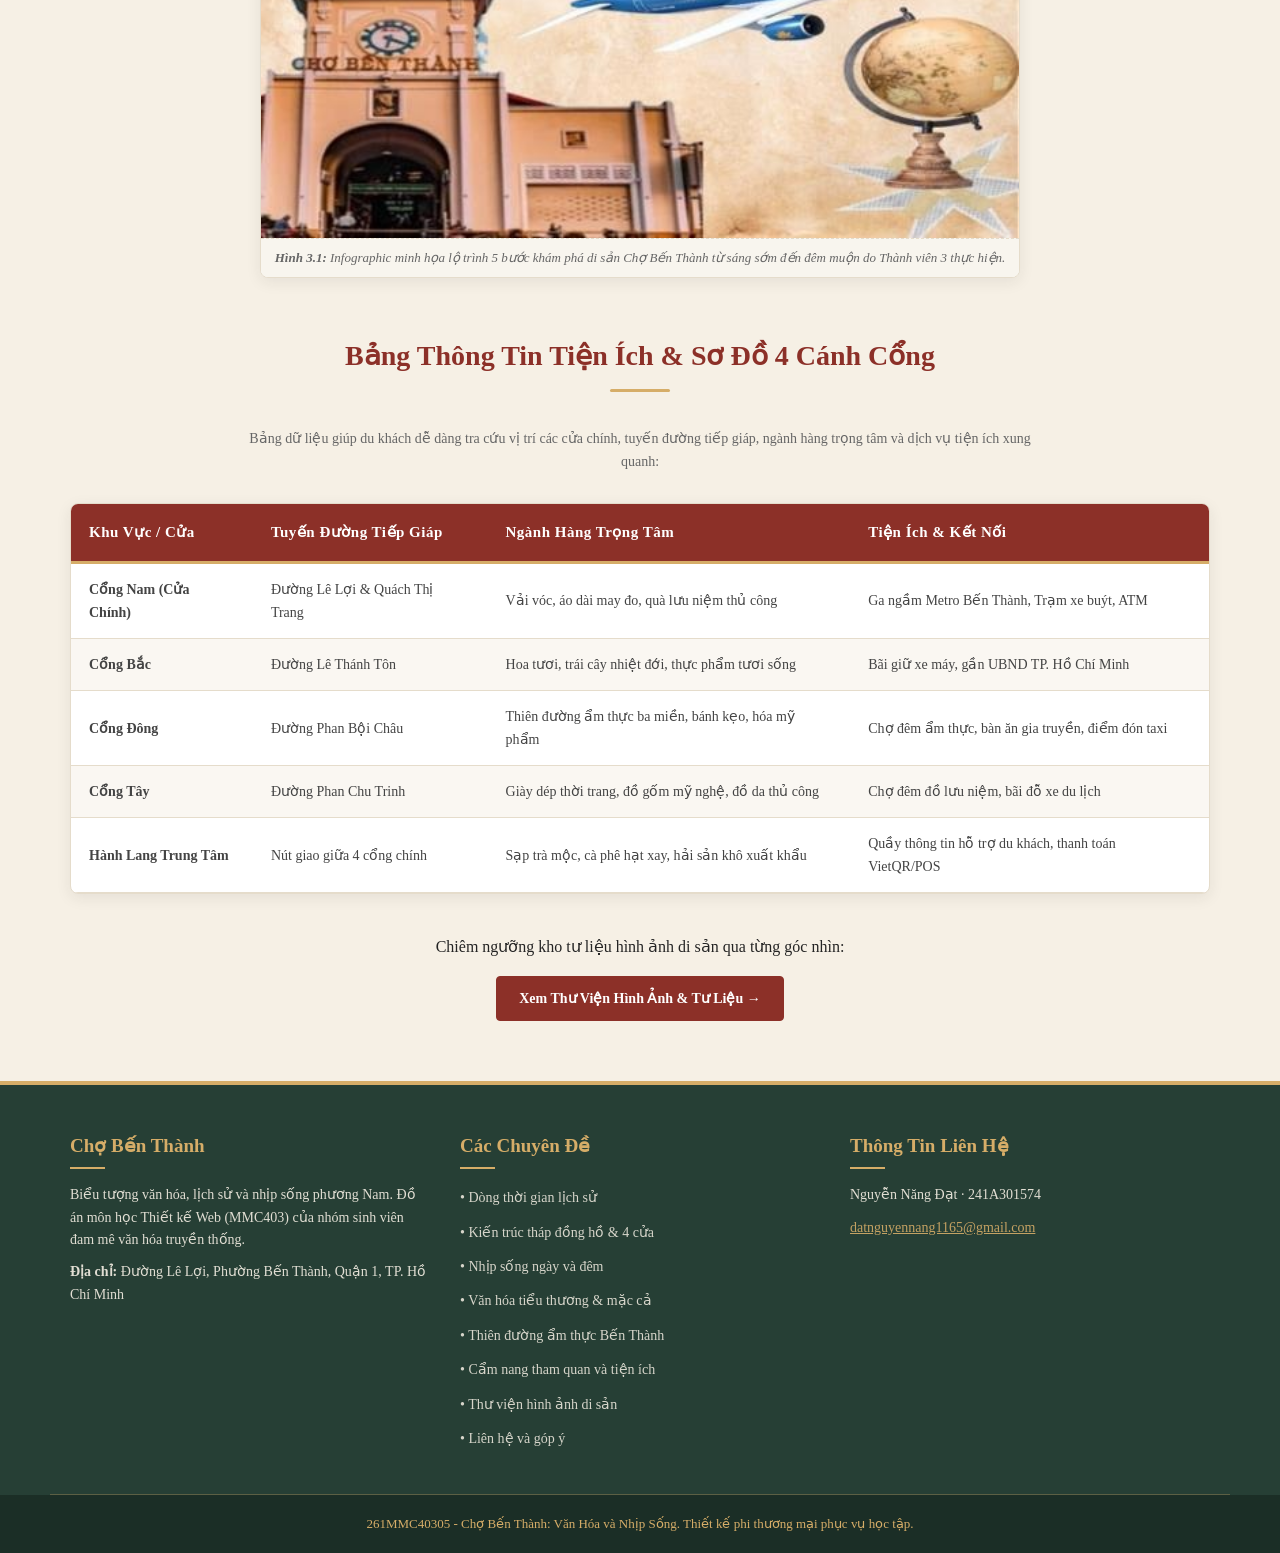
<file: nguyen-nang-dat/kham-pha.html>
<!DOCTYPE html>
<html lang="vi">

<head>
  <meta charset="UTF-8">
  
  <base href="../">
  <meta name="viewport" content="width=device-width, initial-scale=1.0">
  <meta name="description" content="Cam nang kham pha Cho Ben Thanh: lich trinh tham quan ly tuong, bang du lieu tien ich 4 cua cho va infographic hanh trinh di san.">
  <title>Cẩm Nang Khám Phá & Bảng Tiện Ích | Chợ Bến Thành</title>
  
  <link rel="icon" type="image/png" href="./images/logo-cho-ben-thanh.png">
<link rel="stylesheet" href="./style.css">
  <link rel="stylesheet" href="./nguyen-nang-dat/style.css">
  
  <script src="./script.js" defer></script>
  <script src="./nguyen-nang-dat/script.js" defer></script>
</head>

<body>

    <div id="site-header"></div>

  <section class="hero-banner-tv3">
    <div class="khung-chua">
      <h1 style="margin-top: 10px;">Lộ Trình Khám Phá & Tiện Ích Trải Nghiệm</h1>
      <p>Hướng dẫn chi tiết từng bước giúp bạn lên kế hoạch thưởng ngoạn trọn vẹn văn hóa, ẩm thực và mua sắm tại ngôi chợ biểu tượng phương Nam.</p>
      <div class="duong-dan-trang" style="margin-top: 15px; font-size: 13px; color: #F0DFC0;">
        <a href="./truong-kim-phuong/trang-chu.html" style="color: var(--mau-vang-co); text-decoration: underline;">Trang chủ</a> &raquo; <span>Khám Phá</span>
      </div>
    </div>
  </section>

  <section class="phan-than-chinh" style="padding-bottom: 10px;">
    <div class="khung-chua">
      <div class="tieu-de-khoi">
        <h2>5 Bước Trải Nghiệm Trong 1 Ngày</h2>
      </div>

      <div style="max-width: 900px; margin: 0 auto; background: #fff; padding: 25px 30px; border-radius: 8px; border: 1px solid var(--mau-vien); box-shadow: var(--bong-do);">
        <p style="font-size: 15px; line-height: 1.8; margin-bottom: 14px; color: #333;">
          Để cảm nhận trọn vẹn sức sống hơn một thế kỷ của Chợ Bến Thành, du khách nên dành ra một buổi sáng sớm hoặc cả ngày trải nghiệm. Bắt đầu từ khoảnh khắc bình minh tĩnh lặng ngắm tháp đồng hồ, len lỏi vào các sạp lụa tơ tằm, dừng chân ăn trưa tại thiên đường bún riêu cua, nhâm nhi ly cà phê vợt buổi chiều và đắm mình trong không gian chợ đêm lung linh sắc màu.
        </p>
        <p style="font-size: 15px; line-height: 1.8; color: #555;">
          Dưới đây là ấn phẩm <strong>Infographic trực quan</strong> và <strong>Bảng dữ liệu tiện ích</strong> do nhóm tổng hợp đầy đủ phục vụ chuyến đi của bạn.
        </p>
      </div>
    </div>
  </section>

  <section class="phan-than-chinh">
    <div class="khung-chua">

      <div class="tieu-de-khoi">
        <h2>Infographic Hành Trình Khám Phá Chợ Bến Thành</h2>
      </div>

      <div class="khoi-infographic-tv3">
        
        <figure class="the-bai-viet anh-infographic">
          <img src="./images/infographic/infographic-hanh-trinh.jpg" alt="Infographic hanh trinh 5 buoc kham pha Cho Ben Thanh">
          <figcaption class="chu-thich-hinh-anh">
            <strong>Hình 3.1:</strong> Infographic minh họa lộ trình 5 bước khám phá di sản Chợ Bến Thành từ sáng sớm đến đêm muộn do Thành viên 3 thực hiện.
          </figcaption>
        </figure>
      </div>

      <div class="tieu-de-khoi" style="margin-top: 55px;">
        <h2>Bảng Thông Tin Tiện Ích & Sơ Đồ 4 Cánh Cổng</h2>
      </div>

      <p style="text-align: center; max-width: 800px; margin: 0 auto 20px auto; font-size: 14px; color: #666;">
        Bảng dữ liệu giúp du khách dễ dàng tra cứu vị trí các cửa chính, tuyến đường tiếp giáp, ngành hàng trọng tâm và dịch vụ tiện ích xung quanh:
      </p>

      <div class="khung-bang-cuon">
        
        <table class="bang-du-lieu">
          <thead>
            <tr>
              <th scope="col">Khu Vực / Cửa</th>
              <th scope="col">Tuyến Đường Tiếp Giáp</th>
              <th scope="col">Ngành Hàng Trọng Tâm</th>
              <th scope="col">Tiện Ích & Kết Nối</th>
            </tr>
          </thead>
          <tbody>
            <tr>
              <td><strong>Cổng Nam (Cửa Chính)</strong></td>
              <td>Đường Lê Lợi & Quách Thị Trang</td>
              <td>Vải vóc, áo dài may đo, quà lưu niệm thủ công</td>
              <td>Ga ngầm Metro Bến Thành, Trạm xe buýt, ATM</td>
            </tr>
            <tr>
              <td><strong>Cổng Bắc</strong></td>
              <td>Đường Lê Thánh Tôn</td>
              <td>Hoa tươi, trái cây nhiệt đới, thực phẩm tươi sống</td>
              <td>Bãi giữ xe máy, gần UBND TP. Hồ Chí Minh</td>
            </tr>
            <tr>
              <td><strong>Cổng Đông</strong></td>
              <td>Đường Phan Bội Châu</td>
              <td>Thiên đường ẩm thực ba miền, bánh kẹo, hóa mỹ phẩm</td>
              <td>Chợ đêm ẩm thực, bàn ăn gia truyền, điểm đón taxi</td>
            </tr>
            <tr>
              <td><strong>Cổng Tây</strong></td>
              <td>Đường Phan Chu Trinh</td>
              <td>Giày dép thời trang, đồ gốm mỹ nghệ, đồ da thủ công</td>
              <td>Chợ đêm đồ lưu niệm, bãi đỗ xe du lịch</td>
            </tr>
            <tr>
              <td><strong>Hành Lang Trung Tâm</strong></td>
              <td>Nút giao giữa 4 cổng chính</td>
              <td>Sạp trà mộc, cà phê hạt xay, hải sản khô xuất khẩu</td>
              <td>Quầy thông tin hỗ trợ du khách, thanh toán VietQR/POS</td>
            </tr>
          </tbody>
        </table>
      </div>

      <div style="text-align: center; margin-top: 40px;">
        <p style="font-size: 16px; margin-bottom: 15px;">Chiêm ngưỡng kho tư liệu hình ảnh di sản qua từng góc nhìn:</p>
        <a href="./nguyen-nang-dat/thu-vien.html" class="nut-chinh">Xem Thư Viện Hình Ảnh & Tư Liệu &rarr;</a>
      </div>

    </div>
  </section>

    <div id="site-footer"></div>

</body>
</html>
</file>
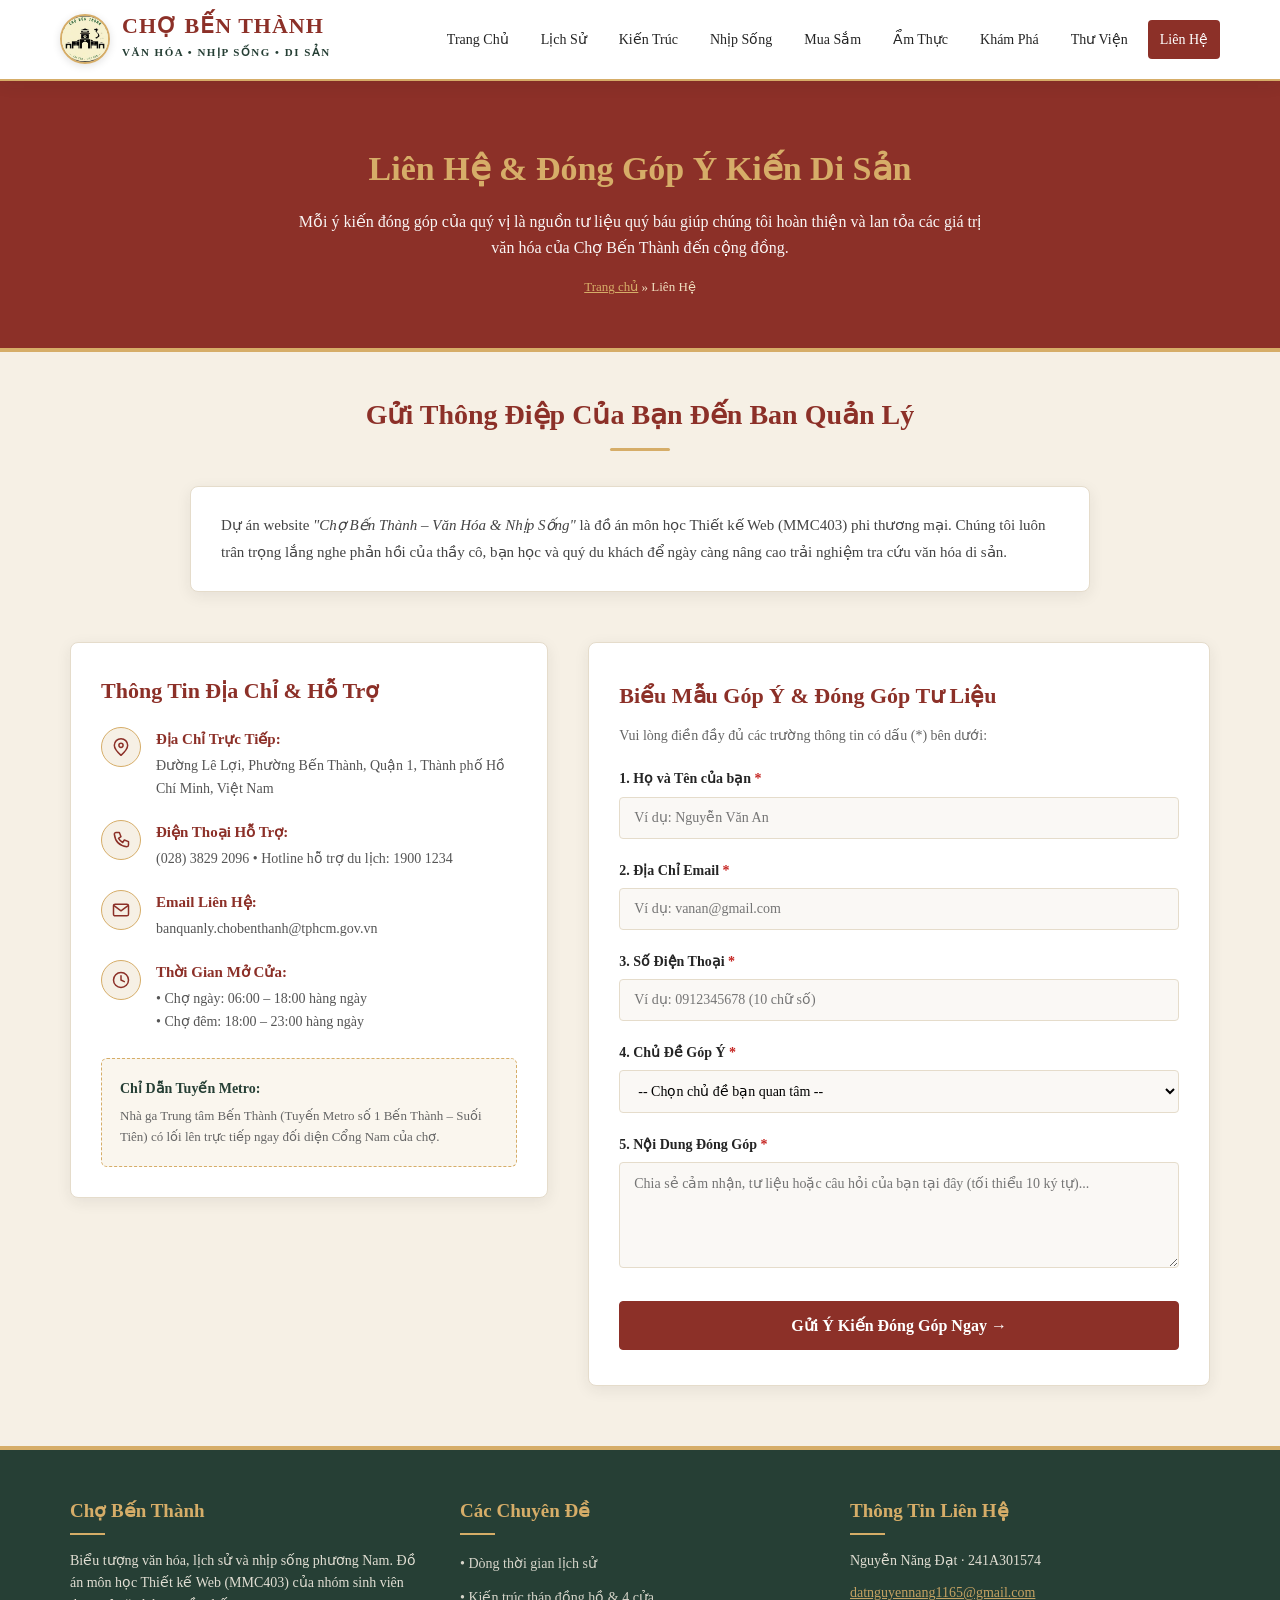
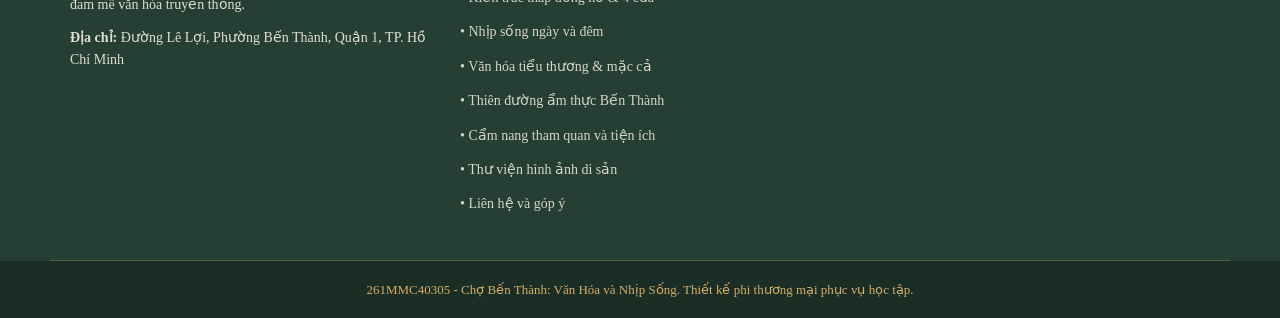
<file: nguyen-nang-dat/lien-he.html>
<!DOCTYPE html>
<html lang="vi">

<head>
  <meta charset="UTF-8">
  
  <base href="../">
  <meta name="viewport" content="width=device-width, initial-scale=1.0">
  <meta name="description" content="Lien he Ban quan ly Cho Ben Thanh va gui gop y ve du an bao ton van hoa di san.">
  <title>Liên Hệ & Góp Ý Di Sản | Chợ Bến Thành</title>

  <link rel="icon" type="image/png" href="./images/logo-cho-ben-thanh.png">
<link rel="stylesheet" href="./style.css">
  <link rel="stylesheet" href="./nguyen-nang-dat/style.css">
  
  <script src="./script.js" defer></script>
  <script src="./nguyen-nang-dat/script.js" defer></script>
</head>

<body>

    <div id="site-header"></div>

  <section class="hero-banner-tv3">
    <div class="khung-chua">
      <h1 style="margin-top: 10px;">Liên Hệ & Đóng Góp Ý Kiến Di Sản</h1>
      <p>Mỗi ý kiến đóng góp của quý vị là nguồn tư liệu quý báu giúp chúng tôi hoàn thiện và lan tỏa các giá trị văn
        hóa của Chợ Bến Thành đến cộng đồng.</p>
      <div class="duong-dan-trang" style="margin-top: 15px; font-size: 13px; color: #F0DFC0;">
        <a href="./truong-kim-phuong/trang-chu.html" style="color: var(--mau-vang-co); text-decoration: underline;">Trang chủ</a> &raquo;
        <span>Liên Hệ</span>
      </div>
    </div>
  </section>

  <section class="phan-than-chinh" style="padding-bottom: 10px;">
    <div class="khung-chua">
      <div class="tieu-de-khoi">
        <h2>Gửi Thông Điệp Của Bạn Đến Ban Quản Lý</h2>
      </div>

      <div
        style="max-width: 900px; margin: 0 auto; background: #fff; padding: 25px 30px; border-radius: 8px; border: 1px solid var(--mau-vien); box-shadow: var(--bong-do);">
        <p style="font-size: 15px; line-height: 1.8; color: #444; margin: 0;">
          Dự án website <em>"Chợ Bến Thành – Văn Hóa & Nhịp Sống"</em> là đồ án môn học Thiết kế Web (MMC403) phi thương
          mại. Chúng tôi luôn trân trọng lắng nghe phản hồi của thầy cô, bạn học và quý du khách để ngày càng nâng cao
          trải nghiệm tra cứu văn hóa di sản.
        </p>
      </div>
    </div>
  </section>

  <section class="phan-than-chinh">
    <div class="khung-chua">

      <div class="bo-cuc-lien-he-2-cot">

        <div class="hop-thong-tin-truc-tiep">
          <h3>Thông Tin Địa Chỉ & Hỗ Trợ</h3>

          <div class="dong-thong-tin">
            <div class="dong-thong-tin-icon"><img src="./images/icons/location.svg" alt="" aria-hidden="true"></div>
            <div>
              <strong style="display: block; font-size: 15px; color: var(--mau-do-gach);">Địa Chỉ Trực Tiếp:</strong>
              <p style="font-size: 14px; color: #555; margin-top: 2px;">Đường Lê Lợi, Phường Bến Thành, Quận 1, Thành
                phố Hồ Chí Minh, Việt Nam</p>
            </div>
          </div>

          <div class="dong-thong-tin">
            <div class="dong-thong-tin-icon"><img src="./images/icons/phone.svg" alt="" aria-hidden="true"></div>
            <div>
              <strong style="display: block; font-size: 15px; color: var(--mau-do-gach);">Điện Thoại Hỗ Trợ:</strong>
              <p style="font-size: 14px; color: #555; margin-top: 2px;">(028) 3829 2096 &bull; Hotline hỗ trợ du lịch:
                1900 1234</p>
            </div>
          </div>

          <div class="dong-thong-tin">
            <div class="dong-thong-tin-icon"><img src="./images/icons/mail.svg" alt="" aria-hidden="true"></div>
            <div>
              <strong style="display: block; font-size: 15px; color: var(--mau-do-gach);">Email Liên Hệ:</strong>
              <p style="font-size: 14px; color: #555; margin-top: 2px;">banquanly.chobenthanh@tphcm.gov.vn</p>
            </div>
          </div>

          <div class="dong-thong-tin">
            <div class="dong-thong-tin-icon"><img src="./images/icons/clock.svg" alt="" aria-hidden="true"></div>
            <div>
              <strong style="display: block; font-size: 15px; color: var(--mau-do-gach);">Thời Gian Mở Cửa:</strong>
              <p style="font-size: 14px; color: #555; margin-top: 2px;">
                • Chợ ngày: 06:00 – 18:00 hàng ngày<br>
                • Chợ đêm: 18:00 – 23:00 hàng ngày
              </p>
            </div>
          </div>

          <div
            style="background-color: #FAF6EE; padding: 18px; border-radius: 6px; border: 1px dashed var(--mau-vang-co); margin-top: 25px;">
            <strong style="color: var(--mau-xanh-reu); font-size: 14px; display: block; margin-bottom: 6px;">Chỉ Dẫn
              Tuyến Metro:</strong>
            <p style="font-size: 13px; color: #666; margin: 0; line-height: 1.6;">
              Nhà ga Trung tâm Bến Thành (Tuyến Metro số 1 Bến Thành – Suối Tiên) có lối lên trực tiếp ngay đối diện
              Cổng Nam của chợ.
            </p>
          </div>
        </div>

        <div class="khung-form-gop-y">
          <h3>Biểu Mẫu Góp Ý & Đóng Góp Tư Liệu</h3>
          <p style="font-size: 14px; color: #666; margin-bottom: 20px;">
            Vui lòng điền đầy đủ các trường thông tin có dấu (<span class="dau-sao">*</span>) bên dưới:
          </p>

          <div class="hop-thanh-cong" id="hopThanhCong" role="alert"></div>

          <form id="formGopY" novalidate>

            <div class="nhom-truong">
              <label for="hoTen" class="nhan-truong">1. Họ và Tên của bạn <span class="dau-sao">*</span></label>
              <input type="text" id="hoTen" class="o-nhap" placeholder="Ví dụ: Nguyễn Văn An" autocomplete="name">
              <div class="thong-bao-loi" id="loiHoTen"></div>
            </div>

            <div class="nhom-truong">
              <label for="email" class="nhan-truong">2. Địa Chỉ Email <span class="dau-sao">*</span></label>
              <input type="email" id="email" class="o-nhap" placeholder="Ví dụ: vanan@gmail.com" autocomplete="email">
              <div class="thong-bao-loi" id="loiEmail"></div>
            </div>

            <div class="nhom-truong">
              <label for="dienThoai" class="nhan-truong">3. Số Điện Thoại <span class="dau-sao">*</span></label>
              <input type="tel" id="dienThoai" class="o-nhap" placeholder="Ví dụ: 0912345678 (10 chữ số)"
                autocomplete="tel">
              <div class="thong-bao-loi" id="loiDienThoai"></div>
            </div>

            <div class="nhom-truong">
              <label for="chuDe" class="nhan-truong">4. Chủ Đề Góp Ý <span class="dau-sao">*</span></label>
              <select id="chuDe" class="o-nhap">
                <option value="">-- Chọn chủ đề bạn quan tâm --</option>
                <option value="van-hoa">Bổ sung tư liệu lịch sử & văn hóa chợ</option>
                <option value="kien-truc">Đóng góp hình ảnh kiến trúc tháp đồng hồ & 4 cửa</option>
                <option value="am-thuc">Gợi ý địa chỉ quán ăn ngon gia truyền</option>
                <option value="trai-nghiem">Phản ánh trải nghiệm mua sắm & dịch vụ</option>
                <option value="khac">Ý kiến đóng góp khác cho đồ án</option>
              </select>
              <div class="thong-bao-loi" id="loiChuDe"></div>
            </div>

            <div class="nhom-truong">
              <label for="noiDung" class="nhan-truong">5. Nội Dung Đóng Góp <span class="dau-sao">*</span></label>
              <textarea id="noiDung" class="o-nhap" rows="5"
                placeholder="Chia sẻ cảm nhận, tư liệu hoặc câu hỏi của bạn tại đây (tối thiểu 10 ký tự)..."></textarea>
              <div class="thong-bao-loi" id="loiNoiDung"></div>
            </div>

            <div style="margin-top: 25px;">
              <button type="submit" class="nut-chinh" style="width: 100%; padding: 14px; font-size: 16px;">
                Gửi Ý Kiến Đóng Góp Ngay &rarr;
              </button>
            </div>

          </form>
        </div>

      </div>

    </div>
  </section>

    <div id="site-footer"></div>

</body>

</html>
</file>
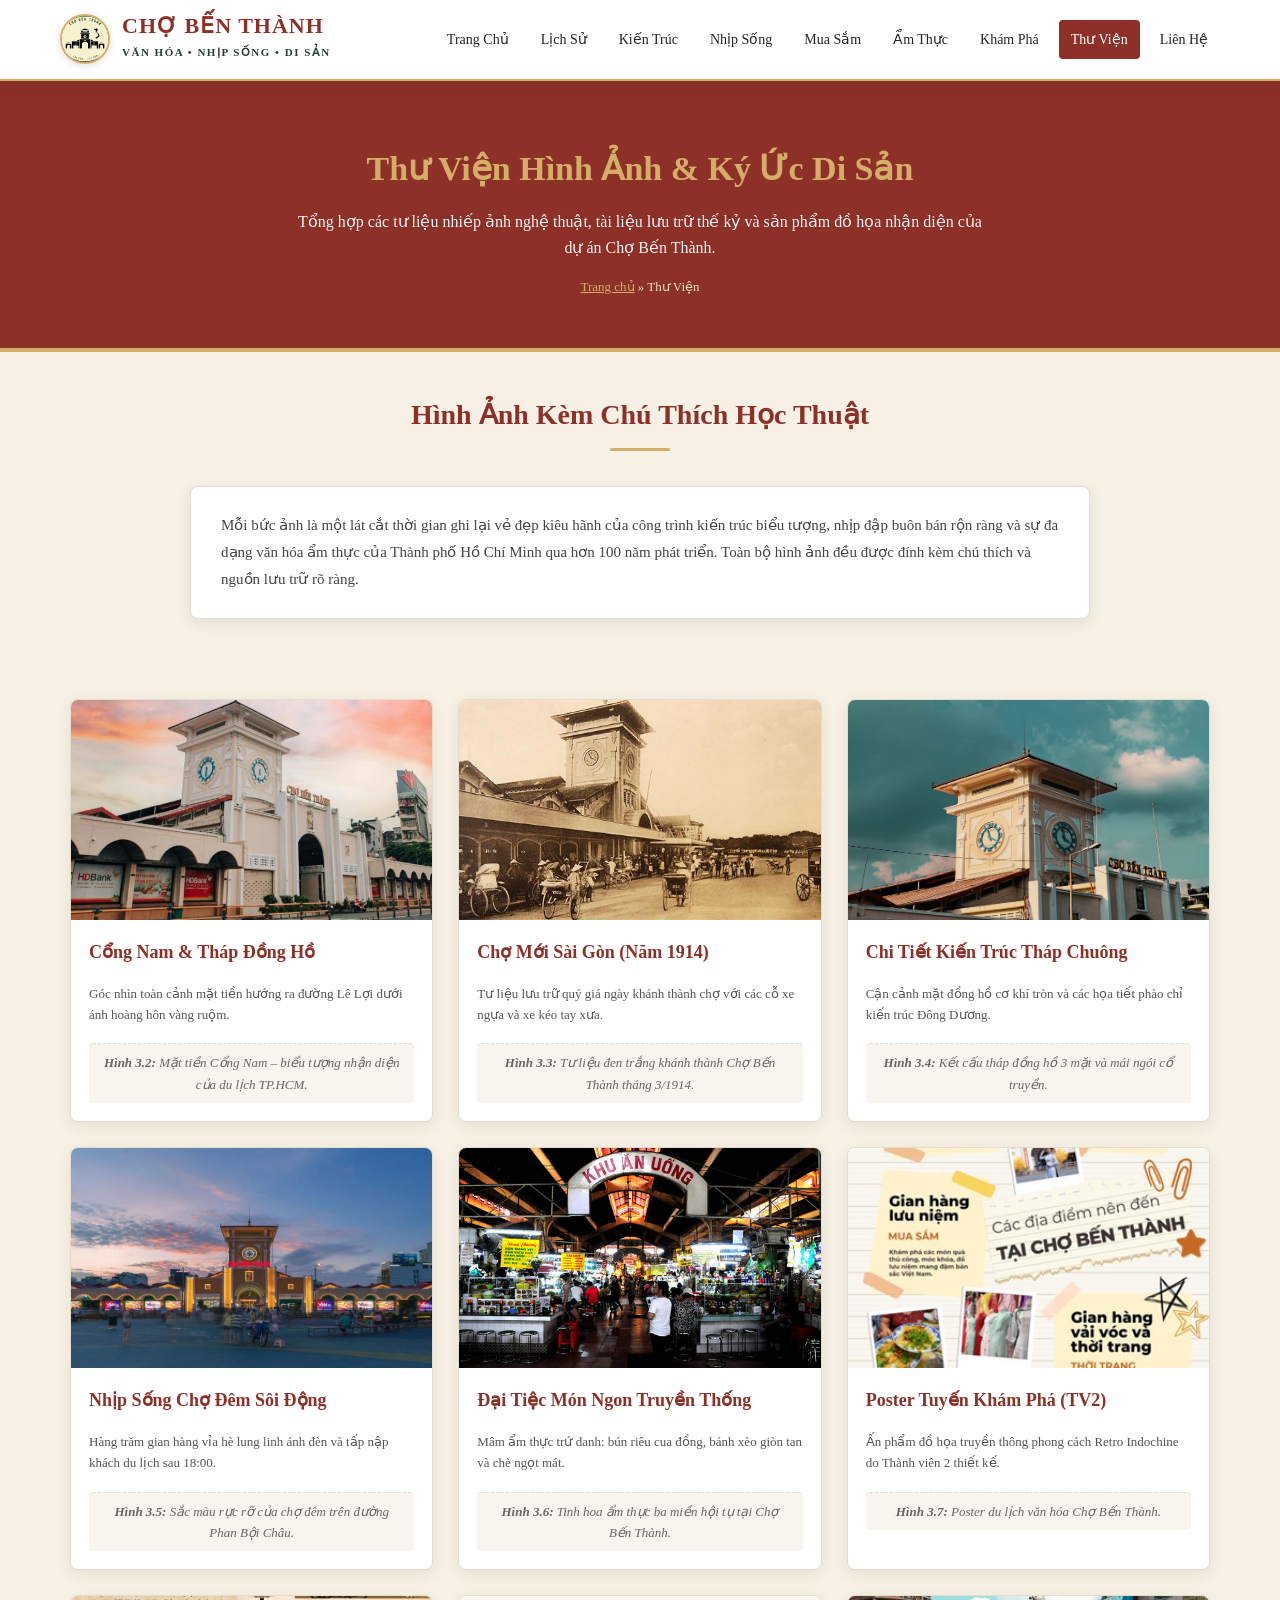
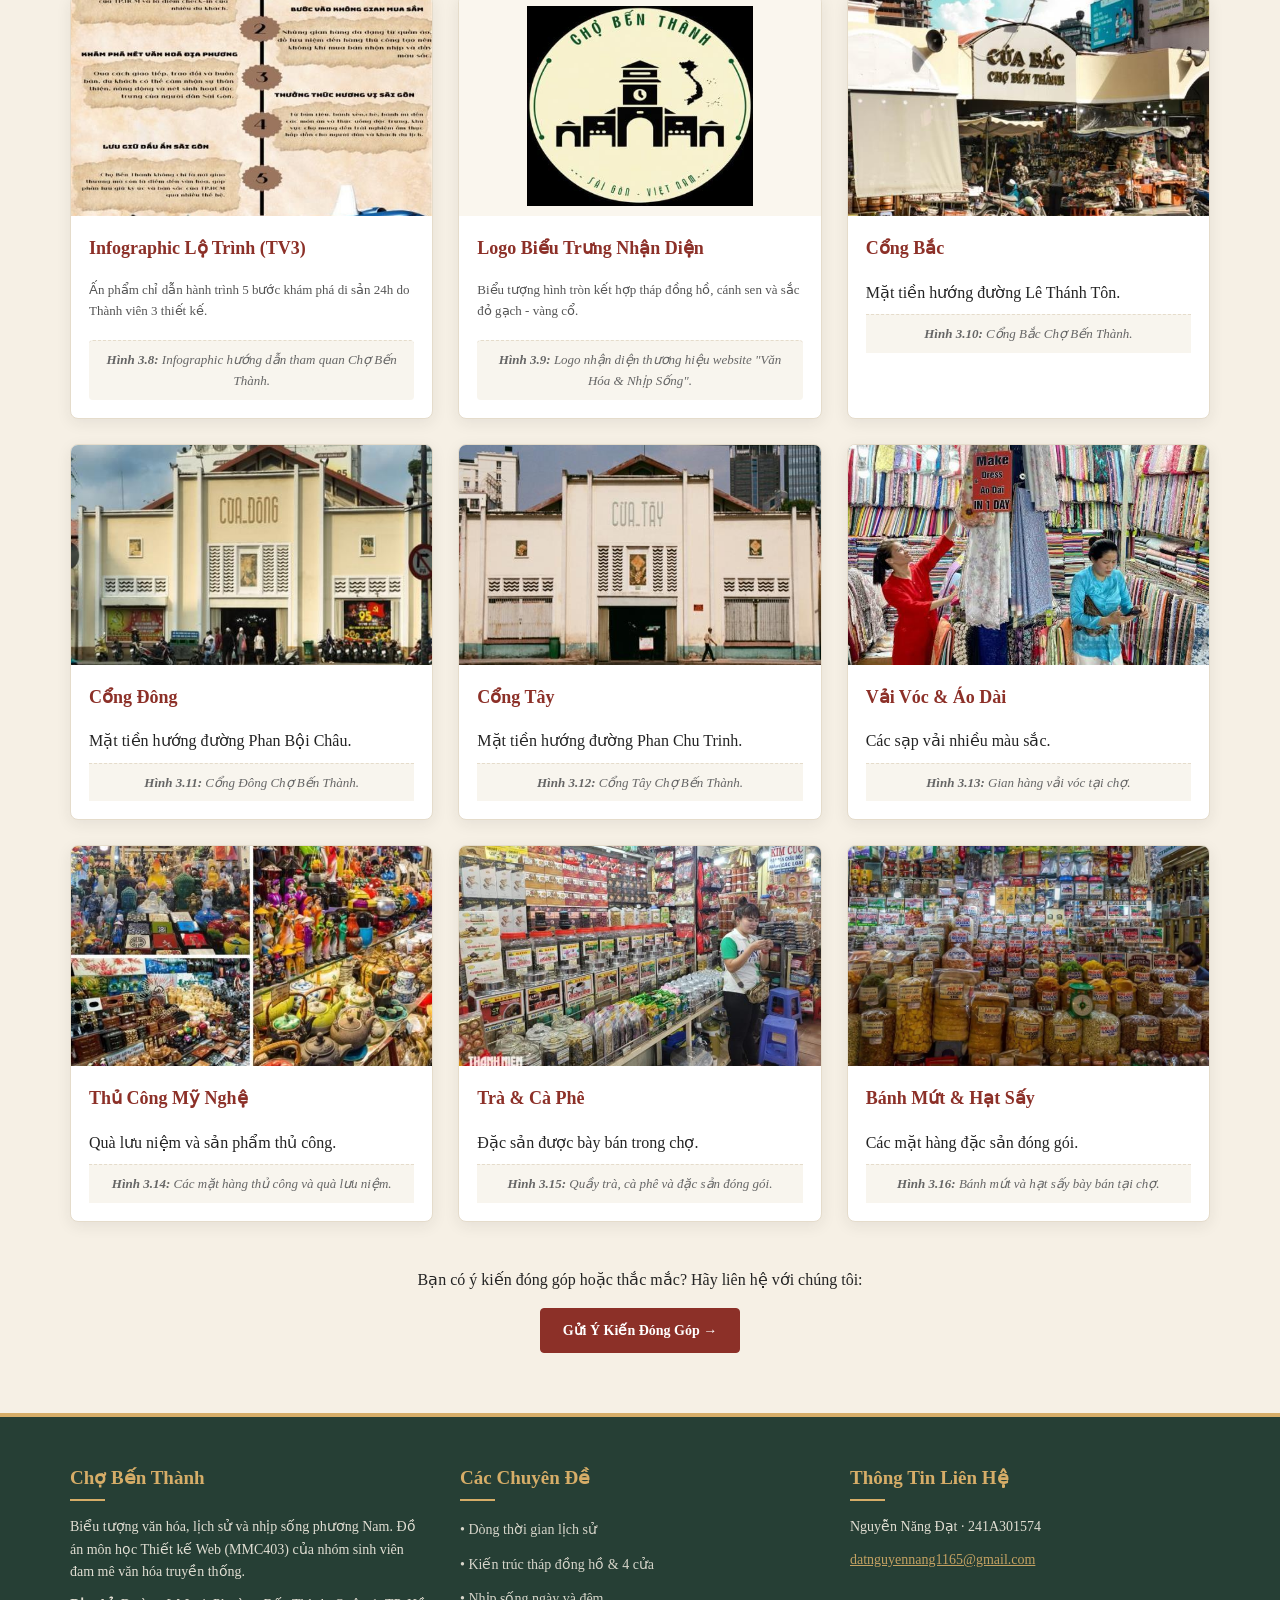
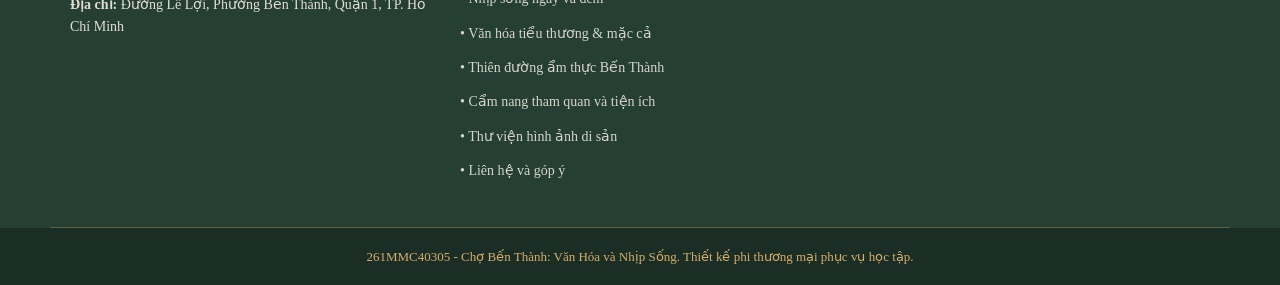
<file: nguyen-nang-dat/thu-vien.html>
<!DOCTYPE html>
<html lang="vi">

<head>
  <meta charset="UTF-8">
  
  <base href="../">
  <meta name="viewport" content="width=device-width, initial-scale=1.0">
  <meta name="description" content="Thu vien hinh anh va tu lieu lich su, kien truc, van hoa am thuc Cho Ben Thanh kem chu thich hoc thuat day du.">
  <title>Thư Viện Hình Ảnh & Tư Liệu Di Sản | Chợ Bến Thành</title>
  
  <link rel="icon" type="image/png" href="./images/logo-cho-ben-thanh.png">
<link rel="stylesheet" href="./style.css">
  <link rel="stylesheet" href="./nguyen-nang-dat/style.css">
  
  <script src="./script.js" defer></script>
  <script src="./nguyen-nang-dat/script.js" defer></script>
</head>

<body>

    <div id="site-header"></div>

  <section class="hero-banner-tv3">
    <div class="khung-chua">
      <h1 style="margin-top: 10px;">Thư Viện Hình Ảnh & Ký Ức Di Sản</h1>
      <p>Tổng hợp các tư liệu nhiếp ảnh nghệ thuật, tài liệu lưu trữ thế kỷ và sản phẩm đồ họa nhận diện của dự án Chợ Bến Thành.</p>
      <div class="duong-dan-trang" style="margin-top: 15px; font-size: 13px; color: #F0DFC0;">
        <a href="./truong-kim-phuong/trang-chu.html" style="color: var(--mau-vang-co); text-decoration: underline;">Trang chủ</a> &raquo; <span>Thư Viện</span>
      </div>
    </div>
  </section>

  <section class="phan-than-chinh" style="padding-bottom: 10px;">
    <div class="khung-chua">
      <div class="tieu-de-khoi">
        <h2>Hình Ảnh Kèm Chú Thích Học Thuật</h2>
      </div>

      <div style="max-width: 900px; margin: 0 auto; background: #fff; padding: 25px 30px; border-radius: 8px; border: 1px solid var(--mau-vien); box-shadow: var(--bong-do);">
        <p style="font-size: 15px; line-height: 1.8; color: #444; margin: 0;">
          Mỗi bức ảnh là một lát cắt thời gian ghi lại vẻ đẹp kiêu hãnh của công trình kiến trúc biểu tượng, nhịp đập buôn bán rộn ràng và sự đa dạng văn hóa ẩm thực của Thành phố Hồ Chí Minh qua hơn 100 năm phát triển. Toàn bộ hình ảnh đều được đính kèm chú thích và nguồn lưu trữ rõ ràng.
        </p>
      </div>
    </div>
  </section>

  <section class="phan-than-chinh">
    <div class="khung-chua">

      <div class="luoi-thu-vien">
        
        <article class="the-thu-vien">
          <div class="the-thu-vien-anh">
            <img src="./images/cua-cho/cong-nam.jpg" alt="Tháp đồng hồ Cổng Nam Chợ Bến Thành">
          </div>
          <div class="the-thu-vien-noi-dung">
            <h3>Cổng Nam & Tháp Đồng Hồ</h3>
            <p style="font-size: 13px; color: #555; line-height: 1.6;">
              Góc nhìn toàn cảnh mặt tiền hướng ra đường Lê Lợi dưới ánh hoàng hôn vàng ruộm.
            </p>
            <div class="chu-thich-hinh-anh" style="margin-top: 10px; border-radius: 4px;">
              <strong>Hình 3.2:</strong> Mặt tiền Cổng Nam – biểu tượng nhận diện của du lịch TP.HCM.
            </div>
          </div>
        </article>

        <article class="the-thu-vien">
          <div class="the-thu-vien-anh">
            <img src="./images/content/lich-su-1914.jpg" alt="Cho Ben Thanh thang 3 nam 1914">
          </div>
          <div class="the-thu-vien-noi-dung">
            <h3>Chợ Mới Sài Gòn (Năm 1914)</h3>
            <p style="font-size: 13px; color: #555; line-height: 1.6;">
              Tư liệu lưu trữ quý giá ngày khánh thành chợ với các cỗ xe ngựa và xe kéo tay xưa.
            </p>
            <div class="chu-thich-hinh-anh" style="margin-top: 10px; border-radius: 4px;">
              <strong>Hình 3.3:</strong> Tư liệu đen trắng khánh thành Chợ Bến Thành tháng 3/1914.
            </div>
          </div>
        </article>

        <article class="the-thu-vien">
          <div class="the-thu-vien-anh">
            <img src="./images/content/kien-truc-thap-dong-ho.jpg" alt="Chi tiet kien truc thap dong ho">
          </div>
          <div class="the-thu-vien-noi-dung">
            <h3>Chi Tiết Kiến Trúc Tháp Chuông</h3>
            <p style="font-size: 13px; color: #555; line-height: 1.6;">
              Cận cảnh mặt đồng hồ cơ khí tròn và các họa tiết phào chỉ kiến trúc Đông Dương.
            </p>
            <div class="chu-thich-hinh-anh" style="margin-top: 10px; border-radius: 4px;">
              <strong>Hình 3.4:</strong> Kết cấu tháp đồng hồ 3 mặt và mái ngói cổ truyền.
            </div>
          </div>
        </article>

        <article class="the-thu-vien">
          <div class="the-thu-vien-anh">
            <img src="./images/content/nhip-song-cho-dem.jpg" alt="Khong khi cho dem Ben Thanh">
          </div>
          <div class="the-thu-vien-noi-dung">
            <h3>Nhịp Sống Chợ Đêm Sôi Động</h3>
            <p style="font-size: 13px; color: #555; line-height: 1.6;">
              Hàng trăm gian hàng vỉa hè lung linh ánh đèn và tấp nập khách du lịch sau 18:00.
            </p>
            <div class="chu-thich-hinh-anh" style="margin-top: 10px; border-radius: 4px;">
              <strong>Hình 3.5:</strong> Sắc màu rực rỡ của chợ đêm trên đường Phan Bội Châu.
            </div>
          </div>
        </article>

        <article class="the-thu-vien">
          <div class="the-thu-vien-anh">
            <img src="./images/content/khu-am-thuc-ben-thanh.jpg" alt="Món ăn Nam Bộ tại khu ẩm thực Chợ Bến Thành">
          </div>
          <div class="the-thu-vien-noi-dung">
            <h3>Đại Tiệc Món Ngon Truyền Thống</h3>
            <p style="font-size: 13px; color: #555; line-height: 1.6;">
              Mâm ẩm thực trứ danh: bún riêu cua đồng, bánh xèo giòn tan và chè ngọt mát.
            </p>
            <div class="chu-thich-hinh-anh" style="margin-top: 10px; border-radius: 4px;">
              <strong>Hình 3.6:</strong> Tinh hoa ẩm thực ba miền hội tụ tại Chợ Bến Thành.
            </div>
          </div>
        </article>

        <article class="the-thu-vien">
          <div class="the-thu-vien-anh">
            <img src="./images/poster/poster-tuyen-kham-pha.jpg" alt="Poster quang ba du lich TV2">
          </div>
          <div class="the-thu-vien-noi-dung">
            <h3>Poster Tuyến Khám Phá (TV2)</h3>
            <p style="font-size: 13px; color: #555; line-height: 1.6;">
              Ấn phẩm đồ họa truyền thông phong cách Retro Indochine do Thành viên 2 thiết kế.
            </p>
            <div class="chu-thich-hinh-anh" style="margin-top: 10px; border-radius: 4px;">
              <strong>Hình 3.7:</strong> Poster du lịch văn hóa Chợ Bến Thành.
            </div>
          </div>
        </article>

        <article class="the-thu-vien">
          <div class="the-thu-vien-anh">
            <img src="./images/infographic/infographic-hanh-trinh.jpg" alt="Infographic hanh trinh 5 buoc TV3">
          </div>
          <div class="the-thu-vien-noi-dung">
            <h3>Infographic Lộ Trình (TV3)</h3>
            <p style="font-size: 13px; color: #555; line-height: 1.6;">
              Ấn phẩm chỉ dẫn hành trình 5 bước khám phá di sản 24h do Thành viên 3 thiết kế.
            </p>
            <div class="chu-thich-hinh-anh" style="margin-top: 10px; border-radius: 4px;">
              <strong>Hình 3.8:</strong> Infographic hướng dẫn tham quan Chợ Bến Thành.
            </div>
          </div>
        </article>

        <article class="the-thu-vien">
          <div class="the-thu-vien-anh">
            <img src="./images/logo-cho-ben-thanh.png" alt="Logo bieu trung chinh thuc" style="object-fit: contain; padding: 10px; background-color: #FAF6EE;">
          </div>
          <div class="the-thu-vien-noi-dung">
            <h3>Logo Biểu Trưng Nhận Diện</h3>
            <p style="font-size: 13px; color: #555; line-height: 1.6;">
              Biểu tượng hình tròn kết hợp tháp đồng hồ, cánh sen và sắc đỏ gạch - vàng cổ.
            </p>
            <div class="chu-thich-hinh-anh" style="margin-top: 10px; border-radius: 4px;">
              <strong>Hình 3.9:</strong> Logo nhận diện thương hiệu website "Văn Hóa & Nhịp Sống".
            </div>
          </div>
        </article>

        <article class="the-thu-vien">
          <div class="the-thu-vien-anh"><img src="./images/cua-cho/cong-bac.jpg" alt="Cổng Bắc Chợ Bến Thành"></div>
          <div class="the-thu-vien-noi-dung"><h3>Cổng Bắc</h3><p>Mặt tiền hướng đường Lê Thánh Tôn.</p><div class="chu-thich-hinh-anh"><strong>Hình 3.10:</strong> Cổng Bắc Chợ Bến Thành.</div></div>
        </article>
        <article class="the-thu-vien">
          <div class="the-thu-vien-anh"><img src="./images/cua-cho/cong-dong.jpg" alt="Cổng Đông Chợ Bến Thành"></div>
          <div class="the-thu-vien-noi-dung"><h3>Cổng Đông</h3><p>Mặt tiền hướng đường Phan Bội Châu.</p><div class="chu-thich-hinh-anh"><strong>Hình 3.11:</strong> Cổng Đông Chợ Bến Thành.</div></div>
        </article>
        <article class="the-thu-vien">
          <div class="the-thu-vien-anh"><img src="./images/cua-cho/cong-tay.jpg" alt="Cổng Tây Chợ Bến Thành"></div>
          <div class="the-thu-vien-noi-dung"><h3>Cổng Tây</h3><p>Mặt tiền hướng đường Phan Chu Trinh.</p><div class="chu-thich-hinh-anh"><strong>Hình 3.12:</strong> Cổng Tây Chợ Bến Thành.</div></div>
        </article>
        <article class="the-thu-vien">
          <div class="the-thu-vien-anh"><img src="./images/hang-hoa/vai-voc.jpg" alt="Vải vóc trong chợ"></div>
          <div class="the-thu-vien-noi-dung"><h3>Vải Vóc & Áo Dài</h3><p>Các sạp vải nhiều màu sắc.</p><div class="chu-thich-hinh-anh"><strong>Hình 3.13:</strong> Gian hàng vải vóc tại chợ.</div></div>
        </article>
        <article class="the-thu-vien">
          <div class="the-thu-vien-anh"><img src="./images/hang-hoa/thu-cong-my-nghe.jpg" alt="Quầy đồ thủ công mỹ nghệ"></div>
          <div class="the-thu-vien-noi-dung"><h3>Thủ Công Mỹ Nghệ</h3><p>Quà lưu niệm và sản phẩm thủ công.</p><div class="chu-thich-hinh-anh"><strong>Hình 3.14:</strong> Các mặt hàng thủ công và quà lưu niệm.</div></div>
        </article>
        <article class="the-thu-vien">
          <div class="the-thu-vien-anh"><img src="./images/hang-hoa/tra-ca-phe.jpg" alt="Trà và cà phê đóng gói"></div>
          <div class="the-thu-vien-noi-dung"><h3>Trà & Cà Phê</h3><p>Đặc sản được bày bán trong chợ.</p><div class="chu-thich-hinh-anh"><strong>Hình 3.15:</strong> Quầy trà, cà phê và đặc sản đóng gói.</div></div>
        </article>
        <article class="the-thu-vien">
          <div class="the-thu-vien-anh"><img src="./images/hang-hoa/banh-mut-hat-say.jpg" alt="Bánh mứt và hạt sấy"></div>
          <div class="the-thu-vien-noi-dung"><h3>Bánh Mứt & Hạt Sấy</h3><p>Các mặt hàng đặc sản đóng gói.</p><div class="chu-thich-hinh-anh"><strong>Hình 3.16:</strong> Bánh mứt và hạt sấy bày bán tại chợ.</div></div>
        </article>

      </div>

      <div style="text-align: center; margin-top: 45px;">
        <p style="font-size: 16px; margin-bottom: 15px;">Bạn có ý kiến đóng góp hoặc thắc mắc? Hãy liên hệ với chúng tôi:</p>
        <a href="./nguyen-nang-dat/lien-he.html" class="nut-chinh">Gửi Ý Kiến Đóng Góp &rarr;</a>
      </div>

    </div>
  </section>

    <div id="site-footer"></div>

</body>
</html>
</file>
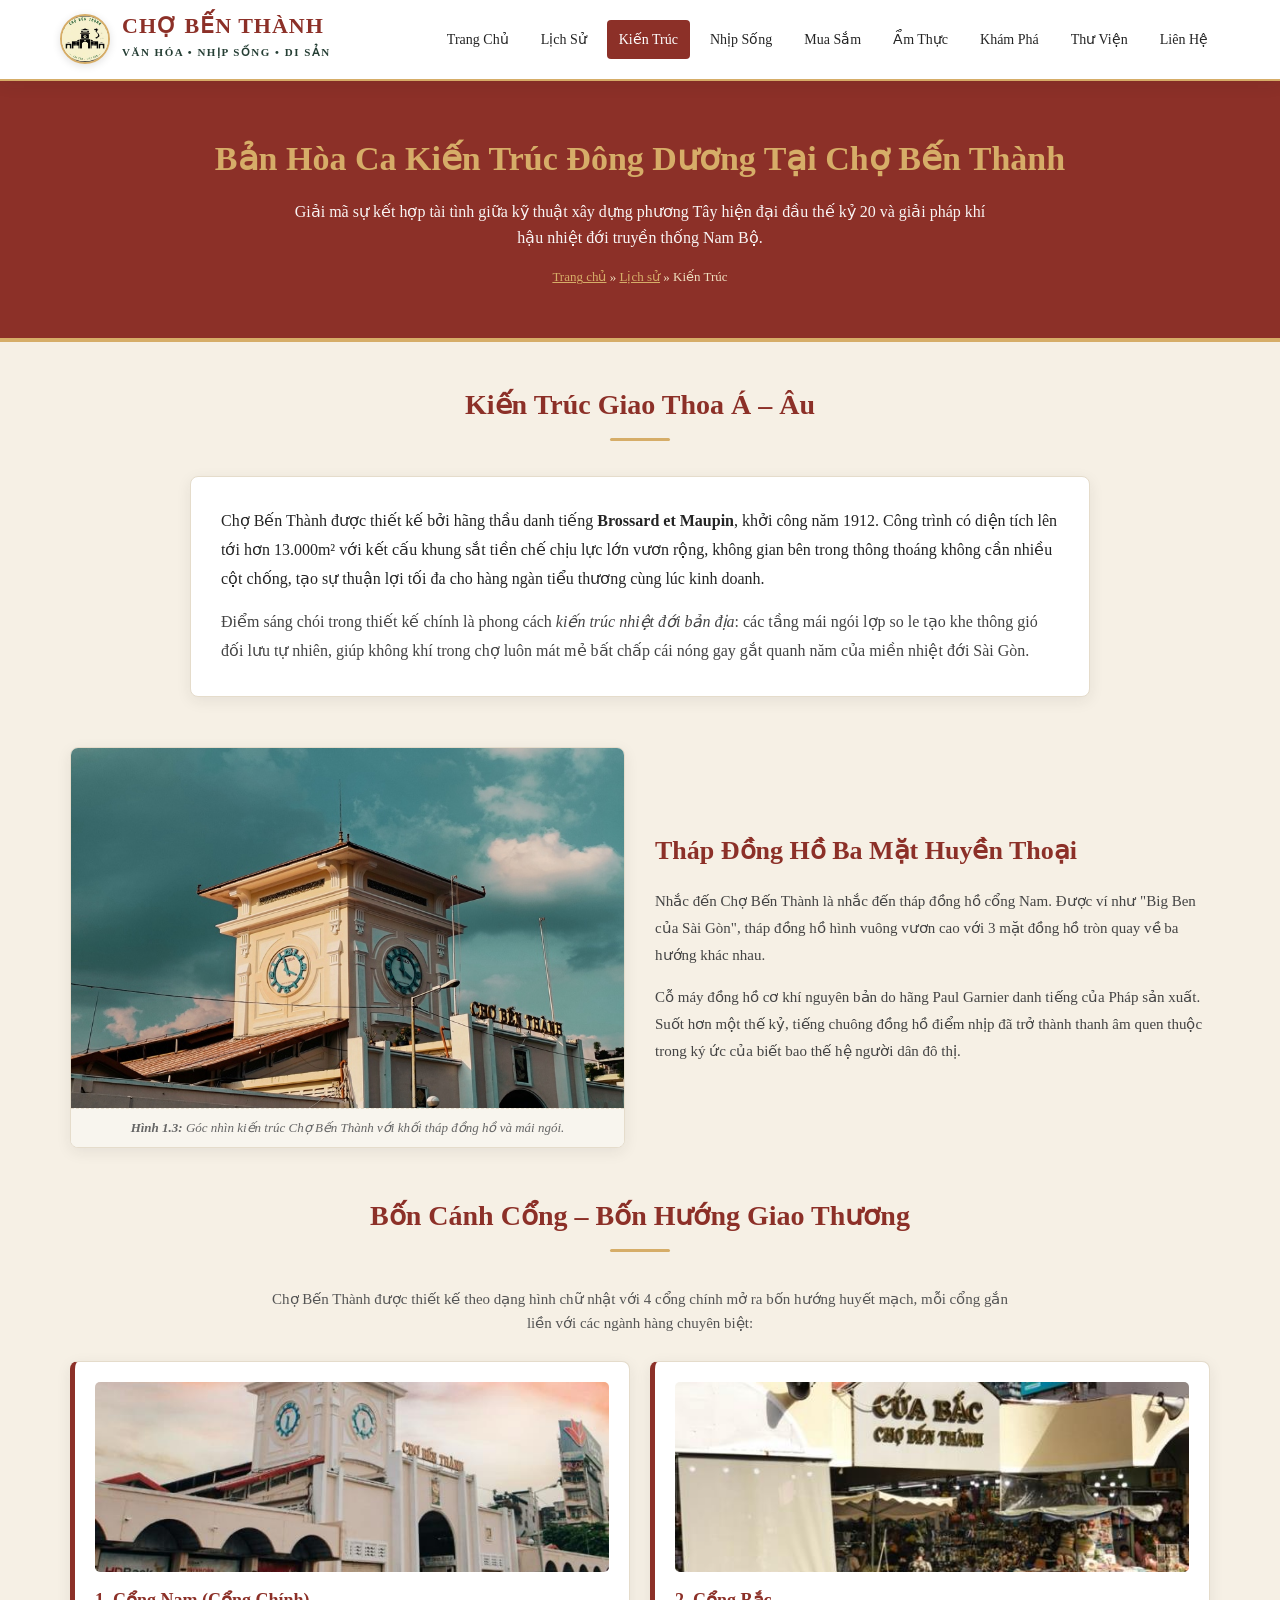
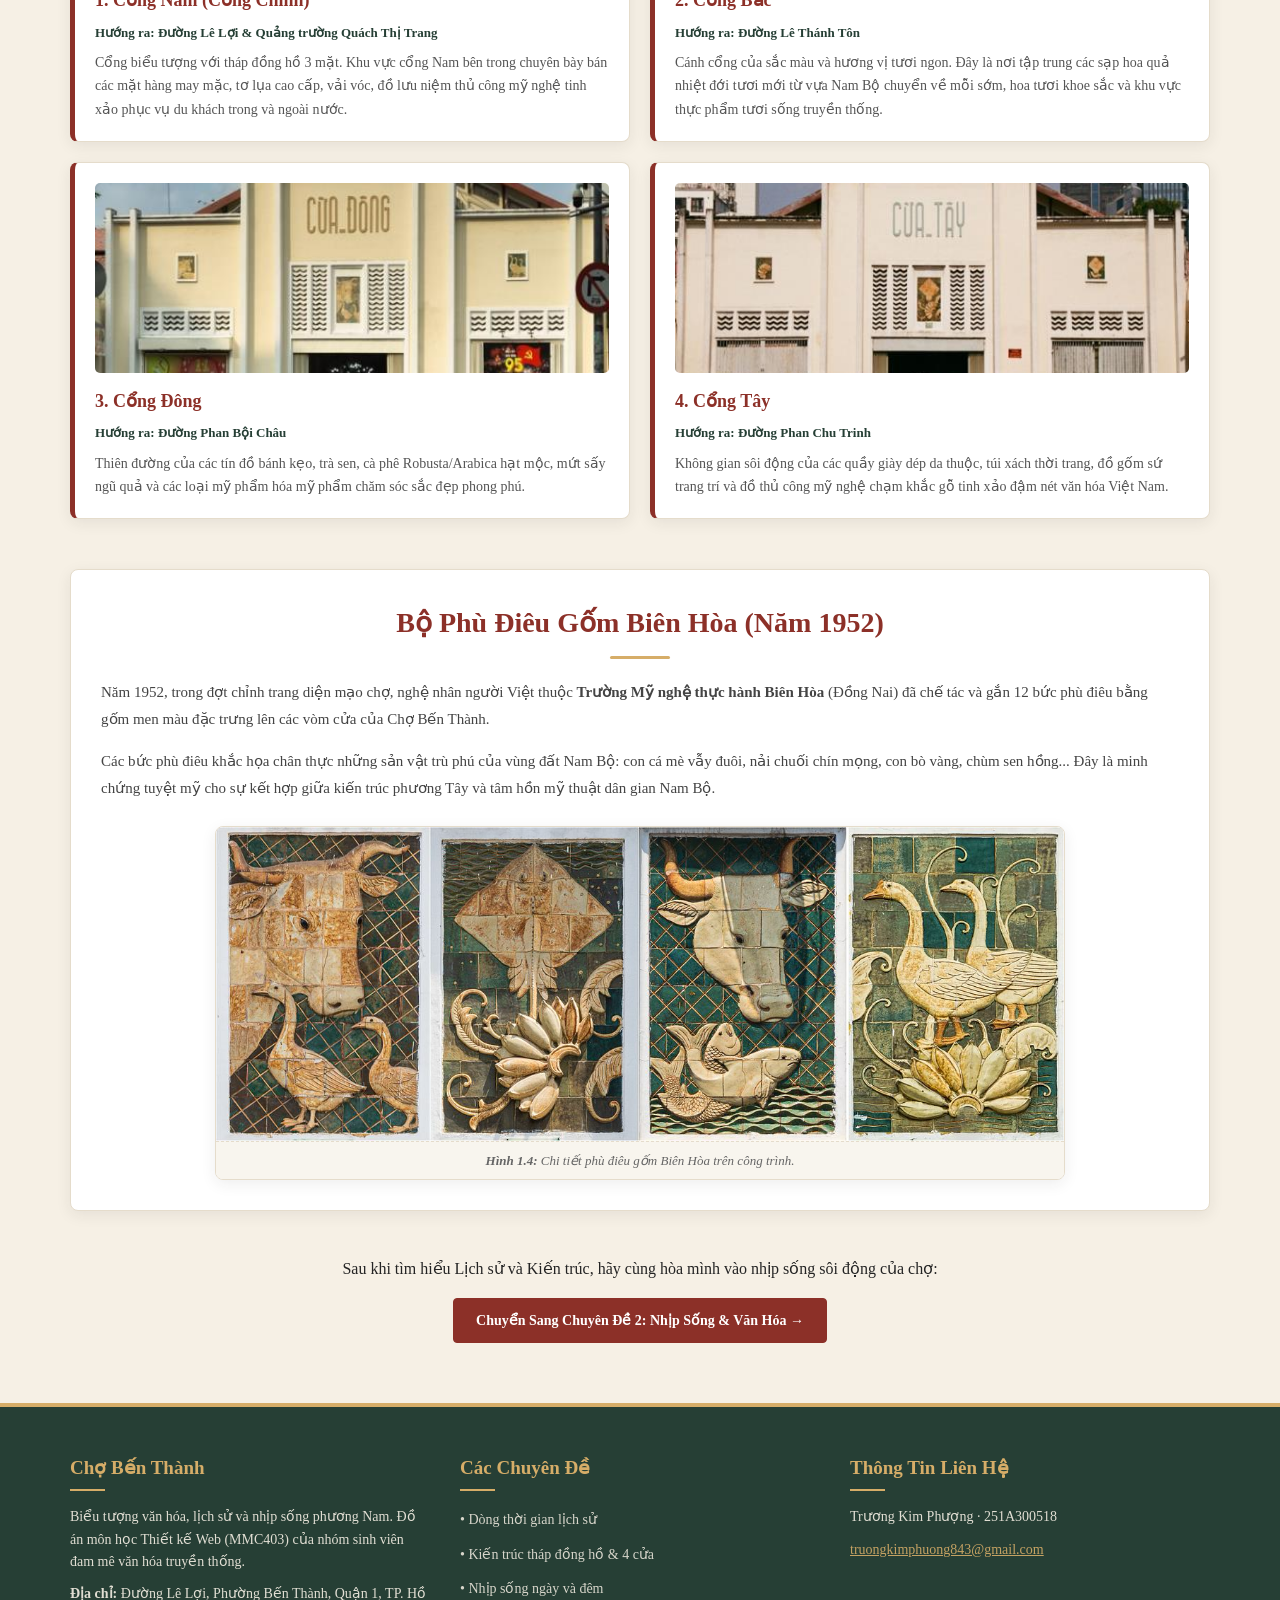
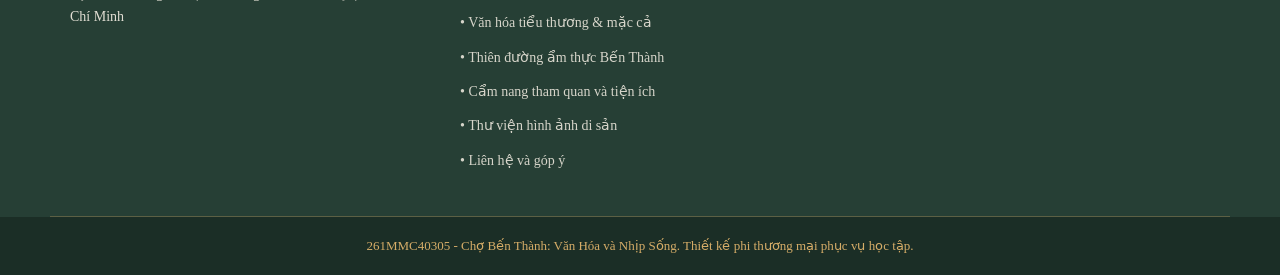
<file: truong-kim-phuong/kien-truc.html>
<!DOCTYPE html>
<html lang="vi">

<head>
  <meta charset="UTF-8">
  
  <base href="../">
  <meta name="viewport" content="width=device-width, initial-scale=1.0">
  <meta name="description" content="Kham pha chi tiet kien truc Cho Ben Thanh: thap dong ho kinh dien, he mai ngoi chong nong Dong Duong, 4 cua chinh va nghe thuat gom Bien Hoa.">
  <title>Kiến Trúc Độc Đáo & 4 Cánh Cổng Huyền Thoại | Chợ Bến Thành</title>
  
  <link rel="icon" type="image/png" href="./images/logo-cho-ben-thanh.png">
<link rel="stylesheet" href="./style.css">
  <link rel="stylesheet" href="./truong-kim-phuong/style.css">
  
  <script src="./script.js" defer></script>
  <script src="./truong-kim-phuong/script.js" defer></script>
</head> 

<body>

    <div id="site-header"></div>

  <section class="hero-banner-chung">
    <div class="khung-chua">
      <h1>Bản Hòa Ca Kiến Trúc Đông Dương Tại Chợ Bến Thành</h1>
      <p>Giải mã sự kết hợp tài tình giữa kỹ thuật xây dựng phương Tây hiện đại đầu thế kỷ 20 và giải pháp khí hậu nhiệt đới truyền thống Nam Bộ.</p>
      
      <div class="duong-dan-trang">
        <a href="./truong-kim-phuong/trang-chu.html">Trang chủ</a> &raquo; <a href="./truong-kim-phuong/lich-su.html">Lịch sử</a> &raquo; <span>Kiến Trúc</span>
      </div>
    </div>
  </section>

  <section class="phan-than-chinh" style="padding-bottom: 10px;">
    <div class="khung-chua">
      <div class="tieu-de-khoi">
        <h2>Kiến Trúc Giao Thoa Á – Âu</h2>
      </div>

      <div style="max-width: 900px; margin: 0 auto; background: #fff; padding: 30px; border-radius: 8px; border: 1px solid var(--mau-vien); box-shadow: var(--bong-do);">
        <p style="font-size: 16px; line-height: 1.8; margin-bottom: 15px;">
          Chợ Bến Thành được thiết kế bởi hãng thầu danh tiếng <strong>Brossard et Maupin</strong>, khởi công năm 1912. Công trình có diện tích lên tới hơn 13.000m² với kết cấu khung sắt tiền chế chịu lực lớn vươn rộng, không gian bên trong thông thoáng không cần nhiều cột chống, tạo sự thuận lợi tối đa cho hàng ngàn tiểu thương cùng lúc kinh doanh.
        </p>
        <p style="font-size: 16px; line-height: 1.8; color: #444;">
          Điểm sáng chói trong thiết kế chính là phong cách <em>kiến trúc nhiệt đới bản địa</em>: các tầng mái ngói lợp so le tạo khe thông gió đối lưu tự nhiên, giúp không khí trong chợ luôn mát mẻ bất chấp cái nóng gay gắt quanh năm của miền nhiệt đới Sài Gòn.
        </p>
      </div>
    </div>
  </section>

  <section class="phan-than-chinh">
    <div class="khung-chua">

      <div class="luoi-kien-truc-2-cot">
        <div>
          
          <figure class="the-bai-viet anh-kien-truc">
            <img src="./images/content/kien-truc-thap-dong-ho.jpg" alt="Góc nhìn khác của kiến trúc Chợ Bến Thành">
            <figcaption class="chu-thich-hinh-anh">
              <strong>Hình 1.3:</strong> Góc nhìn kiến trúc Chợ Bến Thành với khối tháp đồng hồ và mái ngói.
            </figcaption>
          </figure>
        </div>

        <div>
          <h3 style="font-family: var(--font-tieu-de); font-size: 26px; color: var(--mau-do-gach); margin-bottom: 15px;">
            Tháp Đồng Hồ Ba Mặt Huyền Thoại
          </h3>
          <p style="font-size: 15px; line-height: 1.8; color: #444; margin-bottom: 15px;">
            Nhắc đến Chợ Bến Thành là nhắc đến tháp đồng hồ cổng Nam. Được ví như "Big Ben của Sài Gòn", tháp đồng hồ hình vuông vươn cao với 3 mặt đồng hồ tròn quay về ba hướng khác nhau. 
          </p>
          <p style="font-size: 15px; line-height: 1.8; color: #444;">
            Cỗ máy đồng hồ cơ khí nguyên bản do hãng Paul Garnier danh tiếng của Pháp sản xuất. Suốt hơn một thế kỷ, tiếng chuông đồng hồ điểm nhịp đã trở thành thanh âm quen thuộc trong ký ức của biết bao thế hệ người dân đô thị.
          </p>
        </div>
      </div>

      <div class="tieu-de-khoi" style="margin-top: 40px;">
        <h2>Bốn Cánh Cổng – Bốn Hướng Giao Thương</h2>
      </div>

      <p style="text-align: center; max-width: 750px; margin: 0 auto 25px auto; font-size: 15px; color: #555;">
        Chợ Bến Thành được thiết kế theo dạng hình chữ nhật với 4 cổng chính mở ra bốn hướng huyết mạch, mỗi cổng gắn liền với các ngành hàng chuyên biệt:
      </p>

      <div class="luoi-4-cong">
        
        <div class="the-cong">
          <img src="./images/cua-cho/cong-nam.jpg" alt="Cổng Nam Chợ Bến Thành với tháp đồng hồ">
          <h4>1. Cổng Nam (Cổng Chính)</h4>
          <span>Hướng ra: Đường Lê Lợi & Quảng trường Quách Thị Trang</span>
          <p>Cổng biểu tượng với tháp đồng hồ 3 mặt. Khu vực cổng Nam bên trong chuyên bày bán các mặt hàng may mặc, tơ lụa cao cấp, vải vóc, đồ lưu niệm thủ công mỹ nghệ tinh xảo phục vụ du khách trong và ngoài nước.</p>
        </div>

        <div class="the-cong">
          <img src="./images/cua-cho/cong-bac.jpg" alt="Mặt tiền Cổng Bắc Chợ Bến Thành">
          <h4>2. Cổng Bắc</h4>
          <span>Hướng ra: Đường Lê Thánh Tôn</span>
          <p>Cánh cổng của sắc màu và hương vị tươi ngon. Đây là nơi tập trung các sạp hoa quả nhiệt đới tươi mới từ vựa Nam Bộ chuyển về mỗi sớm, hoa tươi khoe sắc và khu vực thực phẩm tươi sống truyền thống.</p>
        </div>

        <div class="the-cong">
          <img src="./images/cua-cho/cong-dong.jpg" alt="Mặt tiền Cổng Đông Chợ Bến Thành">
          <h4>3. Cổng Đông</h4>
          <span>Hướng ra: Đường Phan Bội Châu</span>
          <p>Thiên đường của các tín đồ bánh kẹo, trà sen, cà phê Robusta/Arabica hạt mộc, mứt sấy ngũ quả và các loại mỹ phẩm hóa mỹ phẩm chăm sóc sắc đẹp phong phú.</p>
        </div>

        <div class="the-cong">
          <img src="./images/cua-cho/cong-tay.jpg" alt="Mặt tiền Cổng Tây Chợ Bến Thành">
          <h4>4. Cổng Tây</h4>
          <span>Hướng ra: Đường Phan Chu Trinh</span>
          <p>Không gian sôi động của các quầy giày dép da thuộc, túi xách thời trang, đồ gốm sứ trang trí và đồ thủ công mỹ nghệ chạm khắc gỗ tinh xảo đậm nét văn hóa Việt Nam.</p>
        </div>

      </div>

      <div style="background-color: #fff; border-radius: 8px; padding: 30px; margin-top: 50px; border: 1px solid var(--mau-vien); box-shadow: var(--bong-do);">
        <div class="tieu-de-khoi" style="margin-bottom: 20px;">
          <h2>Bộ Phù Điêu Gốm Biên Hòa (Năm 1952)</h2>
        </div>
        <p style="font-size: 15px; line-height: 1.8; color: #444; margin-bottom: 15px;">
          Năm 1952, trong đợt chỉnh trang diện mạo chợ, nghệ nhân người Việt thuộc <strong>Trường Mỹ nghệ thực hành Biên Hòa</strong> (Đồng Nai) đã chế tác và gắn 12 bức phù điêu bằng gốm men màu đặc trưng lên các vòm cửa của Chợ Bến Thành.
        </p>
        <p style="font-size: 15px; line-height: 1.8; color: #444;">
          Các bức phù điêu khắc họa chân thực những sản vật trù phú của vùng đất Nam Bộ: con cá mè vẫy đuôi, nải chuối chín mọng, con bò vàng, chùm sen hồng... Đây là minh chứng tuyệt mỹ cho sự kết hợp giữa kiến trúc phương Tây và tâm hồn mỹ thuật dân gian Nam Bộ.
        </p>
        
        <figure class="the-bai-viet anh-phu-dieu" style="max-width: 850px; margin: 24px auto 0;">
          <img src="./images/content/phu-dieu-gom-bien-hoa.png" alt="Phù điêu gốm Biên Hòa trang trí trên kiến trúc Chợ Bến Thành">
          <figcaption class="chu-thich-hinh-anh"><strong>Hình 1.4:</strong> Chi tiết phù điêu gốm Biên Hòa trên công trình.</figcaption>
        </figure>
      </div>

      <div style="text-align: center; margin-top: 45px;">
        <p style="font-size: 16px; margin-bottom: 15px;">Sau khi tìm hiểu Lịch sử và Kiến trúc, hãy cùng hòa mình vào nhịp sống sôi động của chợ:</p>
        <a href="./ha-nguyen-thanh-xuan/nhip-song.html" class="nut-chinh">Chuyển Sang Chuyên Đề 2: Nhịp Sống & Văn Hóa &rarr;</a>
      </div>

    </div>
  </section>

    <div id="site-footer"></div>

</body>
</html>
</file>
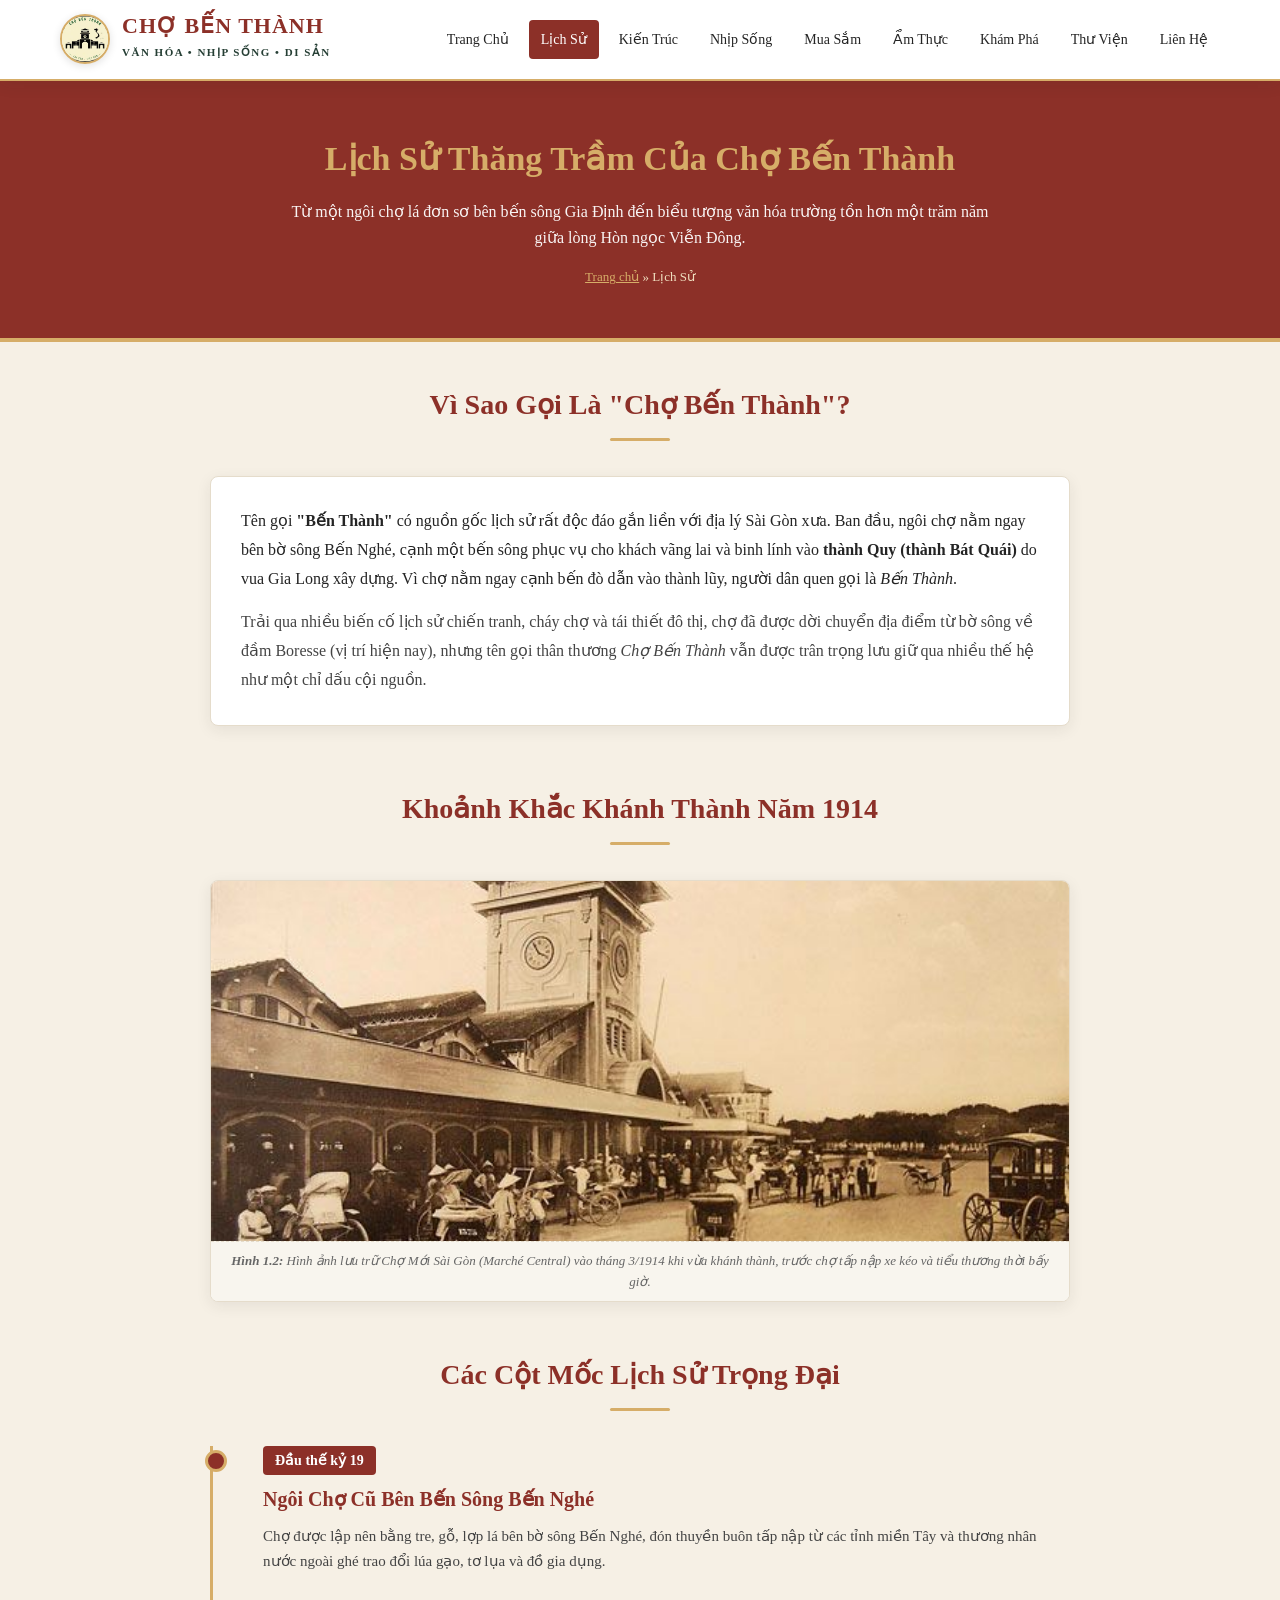
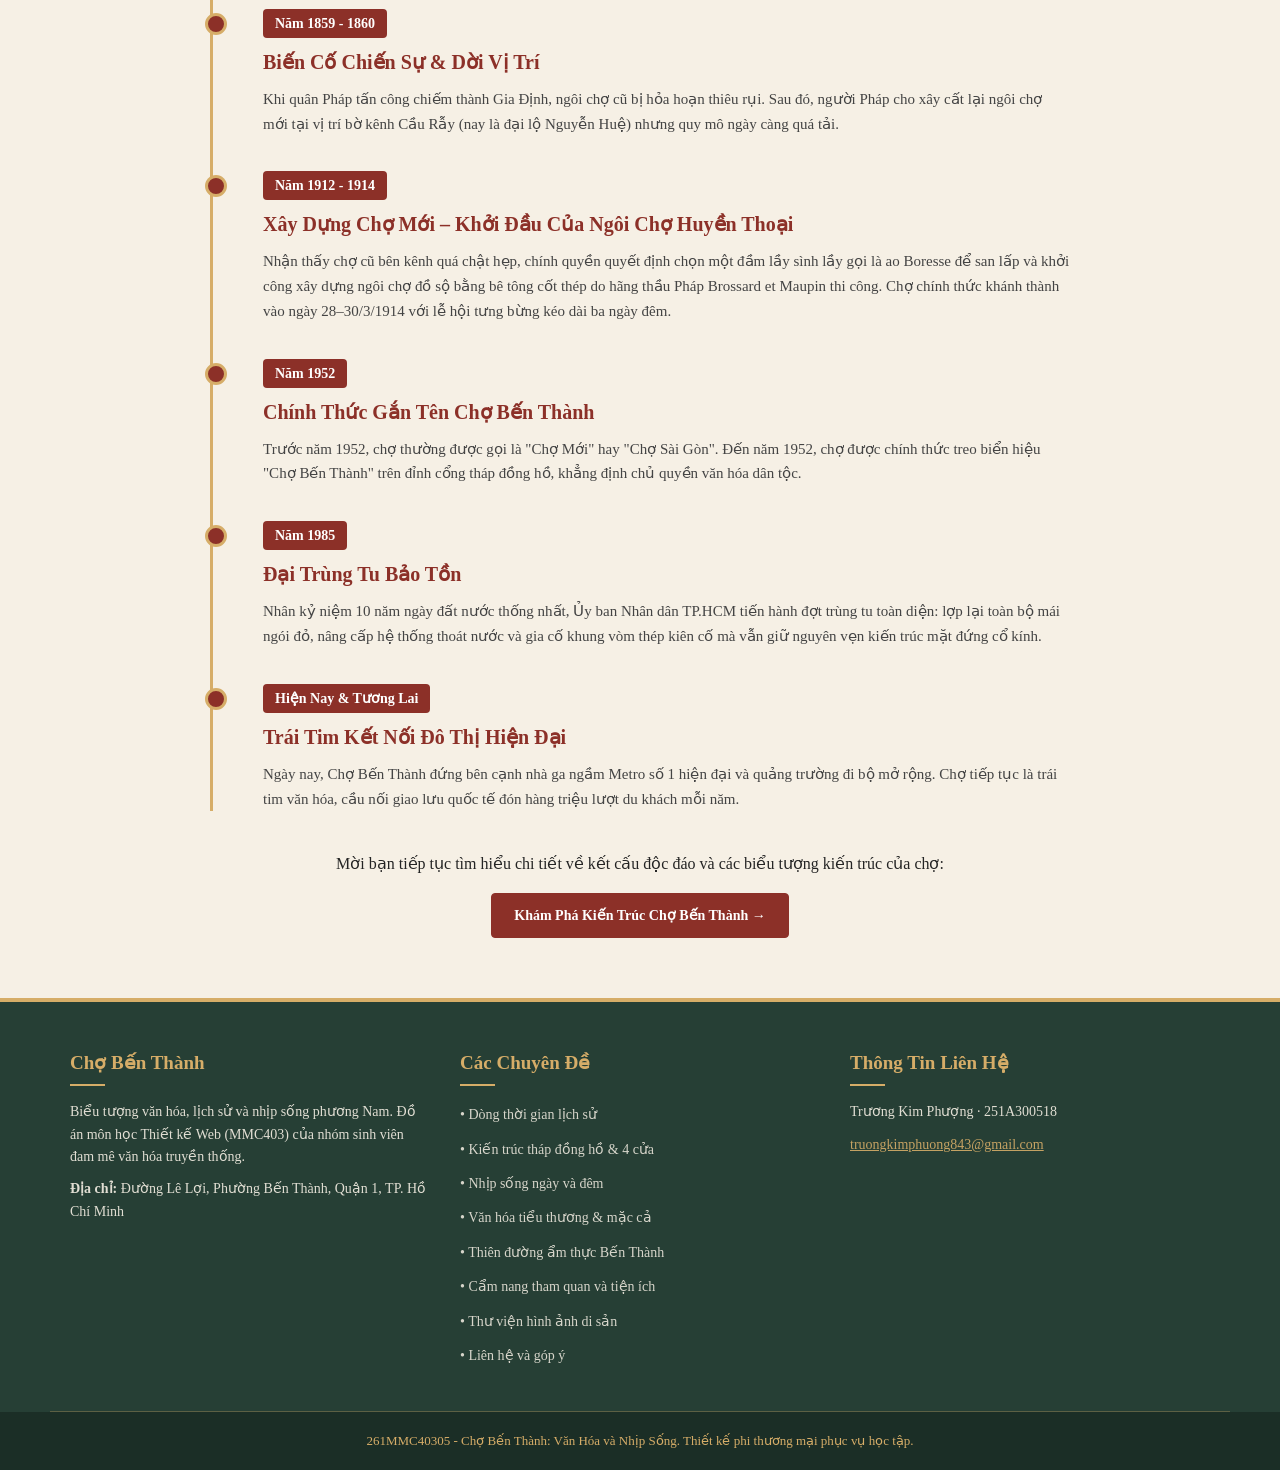
<file: truong-kim-phuong/lich-su.html>
<!DOCTYPE html>
<html lang="vi">

<head>
  <meta charset="UTF-8">
  
  <base href="../">
  <meta name="viewport" content="width=device-width, initial-scale=1.0">
  <meta name="description" content="Lich su hinh thanh va phat trien hon mot the ky cua Cho Ben Thanh qua cac moc thoi gian quan trong tu 1914 den nay.">
  <title>Lịch Sử Hình Thành & Phát Triển | Chợ Bến Thành</title>
  
  <link rel="icon" type="image/png" href="./images/logo-cho-ben-thanh.png">
<link rel="stylesheet" href="./style.css">
  <link rel="stylesheet" href="./truong-kim-phuong/style.css">
  
  <script src="./script.js" defer></script>
  <script src="./truong-kim-phuong/script.js" defer></script>
</head>

<body>

    <div id="site-header"></div>

  <section class="hero-banner-chung">
    <div class="khung-chua">
      <h1>Lịch Sử Thăng Trầm Của Chợ Bến Thành</h1>
      <p>Từ một ngôi chợ lá đơn sơ bên bến sông Gia Định đến biểu tượng văn hóa trường tồn hơn một trăm năm giữa lòng Hòn ngọc Viễn Đông.</p>
      <div class="duong-dan-trang">
        <a href="./truong-kim-phuong/trang-chu.html">Trang chủ</a> &raquo; <span>Lịch Sử</span>
      </div>
    </div>
  </section>

  <section class="phan-than-chinh" style="padding-bottom: 20px;">
    <div class="khung-chua">
      <div class="tieu-de-khoi">
        <h2>Vì Sao Gọi Là "Chợ Bến Thành"?</h2>
      </div>

      <div style="max-width: 860px; margin: 0 auto; background: #fff; padding: 30px; border-radius: 8px; border: 1px solid var(--mau-vien); box-shadow: var(--bong-do);">
        <p style="margin-bottom: 15px; font-size: 16px; line-height: 1.8;">
          Tên gọi <strong>"Bến Thành"</strong> có nguồn gốc lịch sử rất độc đáo gắn liền với địa lý Sài Gòn xưa. Ban đầu, ngôi chợ nằm ngay bên bờ sông Bến Nghé, cạnh một bến sông phục vụ cho khách vãng lai và binh lính vào <strong>thành Quy (thành Bát Quái)</strong> do vua Gia Long xây dựng. Vì chợ nằm ngay cạnh bến đò dẫn vào thành lũy, người dân quen gọi là <em>Bến Thành</em>.
        </p>
        <p style="font-size: 16px; line-height: 1.8; color: #444;">
          Trải qua nhiều biến cố lịch sử chiến tranh, cháy chợ và tái thiết đô thị, chợ đã được dời chuyển địa điểm từ bờ sông về đầm Boresse (vị trí hiện nay), nhưng tên gọi thân thương <em>Chợ Bến Thành</em> vẫn được trân trọng lưu giữ qua nhiều thế hệ như một chỉ dấu cội nguồn.
        </p>
      </div>
    </div>
  </section>

  <section class="phan-than-chinh">
    <div class="khung-chua">
      
      <div class="tieu-de-khoi">
        <h2>Khoảnh Khắc Khánh Thành Năm 1914</h2>
      </div>

      <figure class="the-bai-viet" style="max-width: 860px; margin: 0 auto 50px auto;">
        <img src="./images/content/lich-su-1914.jpg" alt="Cho Ben Thanh nam 1914 khi moi khanh thanh thoi Phap thuoc">
        <figcaption class="chu-thich-hinh-anh">
          <strong>Hình 1.2:</strong> Hình ảnh lưu trữ Chợ Mới Sài Gòn (Marché Central) vào tháng 3/1914 khi vừa khánh thành, trước chợ tấp nập xe kéo và tiểu thương thời bấy giờ.
        </figcaption>
      </figure>

      <div class="tieu-de-khoi">
        <h2>Các Cột Mốc Lịch Sử Trọng Đại</h2>
      </div>

      <div class="dong-thoi-gian">
        
        <div class="moc-thoi-gian">
          <span class="moc-nam">Đầu thế kỷ 19</span>
          <h3>Ngôi Chợ Cũ Bên Bến Sông Bến Nghé</h3>
          <p>Chợ được lập nên bằng tre, gỗ, lợp lá bên bờ sông Bến Nghé, đón thuyền buôn tấp nập từ các tỉnh miền Tây và thương nhân nước ngoài ghé trao đổi lúa gạo, tơ lụa và đồ gia dụng.</p>
        </div>

        <div class="moc-thoi-gian">
          <span class="moc-nam">Năm 1859 - 1860</span>
          <h3>Biến Cố Chiến Sự & Dời Vị Trí</h3>
          <p>Khi quân Pháp tấn công chiếm thành Gia Định, ngôi chợ cũ bị hỏa hoạn thiêu rụi. Sau đó, người Pháp cho xây cất lại ngôi chợ mới tại vị trí bờ kênh Cầu Rẫy (nay là đại lộ Nguyễn Huệ) nhưng quy mô ngày càng quá tải.</p>
        </div>

        <div class="moc-thoi-gian">
          <span class="moc-nam">Năm 1912 - 1914</span>
          <h3>Xây Dựng Chợ Mới – Khởi Đầu Của Ngôi Chợ Huyền Thoại</h3>
          <p>Nhận thấy chợ cũ bên kênh quá chật hẹp, chính quyền quyết định chọn một đầm lầy sình lầy gọi là ao Boresse để san lấp và khởi công xây dựng ngôi chợ đồ sộ bằng bê tông cốt thép do hãng thầu Pháp Brossard et Maupin thi công. Chợ chính thức khánh thành vào ngày 28–30/3/1914 với lễ hội tưng bừng kéo dài ba ngày đêm.</p>
        </div>

        <div class="moc-thoi-gian">
          <span class="moc-nam">Năm 1952</span>
          <h3>Chính Thức Gắn Tên Chợ Bến Thành</h3>
          <p>Trước năm 1952, chợ thường được gọi là "Chợ Mới" hay "Chợ Sài Gòn". Đến năm 1952, chợ được chính thức treo biển hiệu "Chợ Bến Thành" trên đỉnh cổng tháp đồng hồ, khẳng định chủ quyền văn hóa dân tộc.</p>
        </div>

        <div class="moc-thoi-gian">
          <span class="moc-nam">Năm 1985</span>
          <h3>Đại Trùng Tu Bảo Tồn</h3>
          <p>Nhân kỷ niệm 10 năm ngày đất nước thống nhất, Ủy ban Nhân dân TP.HCM tiến hành đợt trùng tu toàn diện: lợp lại toàn bộ mái ngói đỏ, nâng cấp hệ thống thoát nước và gia cố khung vòm thép kiên cố mà vẫn giữ nguyên vẹn kiến trúc mặt đứng cổ kính.</p>
        </div>

        <div class="moc-thoi-gian">
          <span class="moc-nam">Hiện Nay & Tương Lai</span>
          <h3>Trái Tim Kết Nối Đô Thị Hiện Đại</h3>
          <p>Ngày nay, Chợ Bến Thành đứng bên cạnh nhà ga ngầm Metro số 1 hiện đại và quảng trường đi bộ mở rộng. Chợ tiếp tục là trái tim văn hóa, cầu nối giao lưu quốc tế đón hàng triệu lượt du khách mỗi năm.</p>
        </div>

      </div>

      <div style="text-align: center; margin-top: 40px;">
        <p style="font-size: 16px; margin-bottom: 15px;">Mời bạn tiếp tục tìm hiểu chi tiết về kết cấu độc đáo và các biểu tượng kiến trúc của chợ:</p>
        <a href="./truong-kim-phuong/kien-truc.html" class="nut-chinh">Khám Phá Kiến Trúc Chợ Bến Thành &rarr;</a>
      </div>

    </div>
  </section>

    <div id="site-footer"></div>

</body>
</html>
</file>
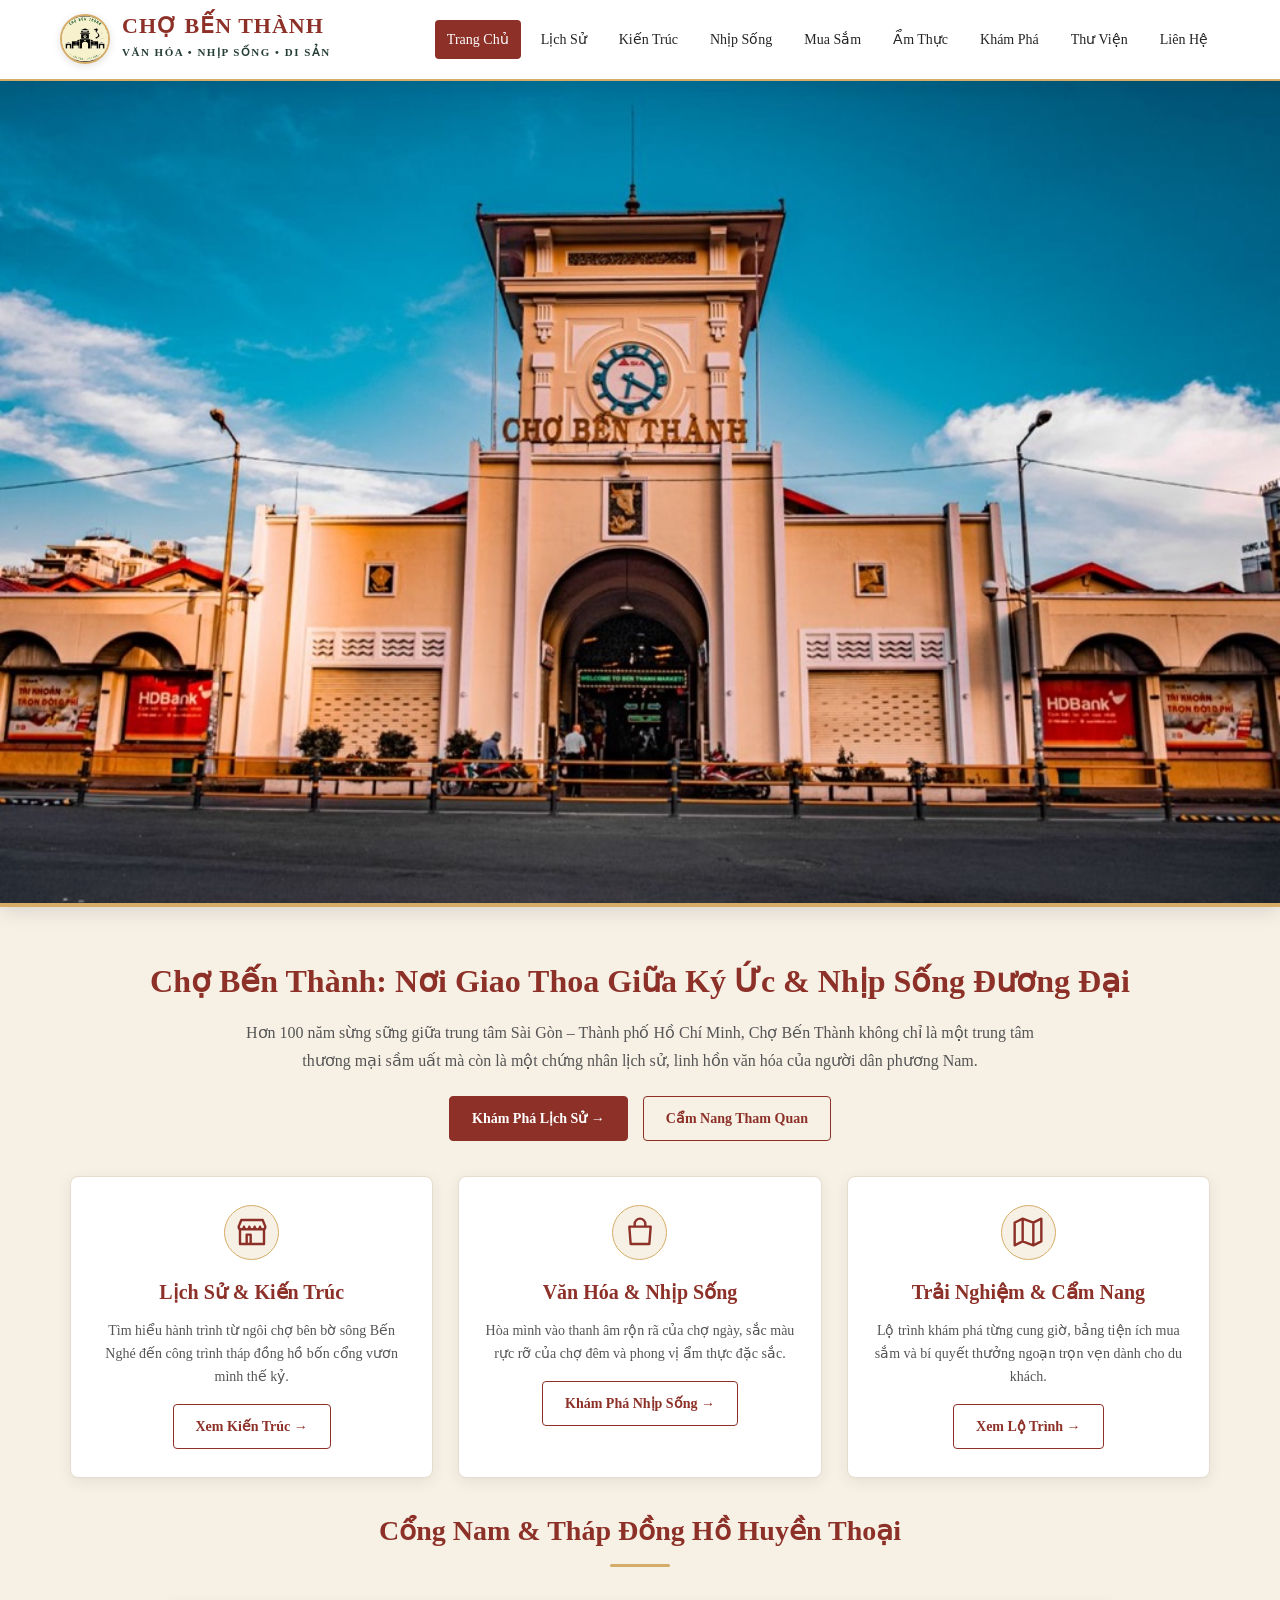
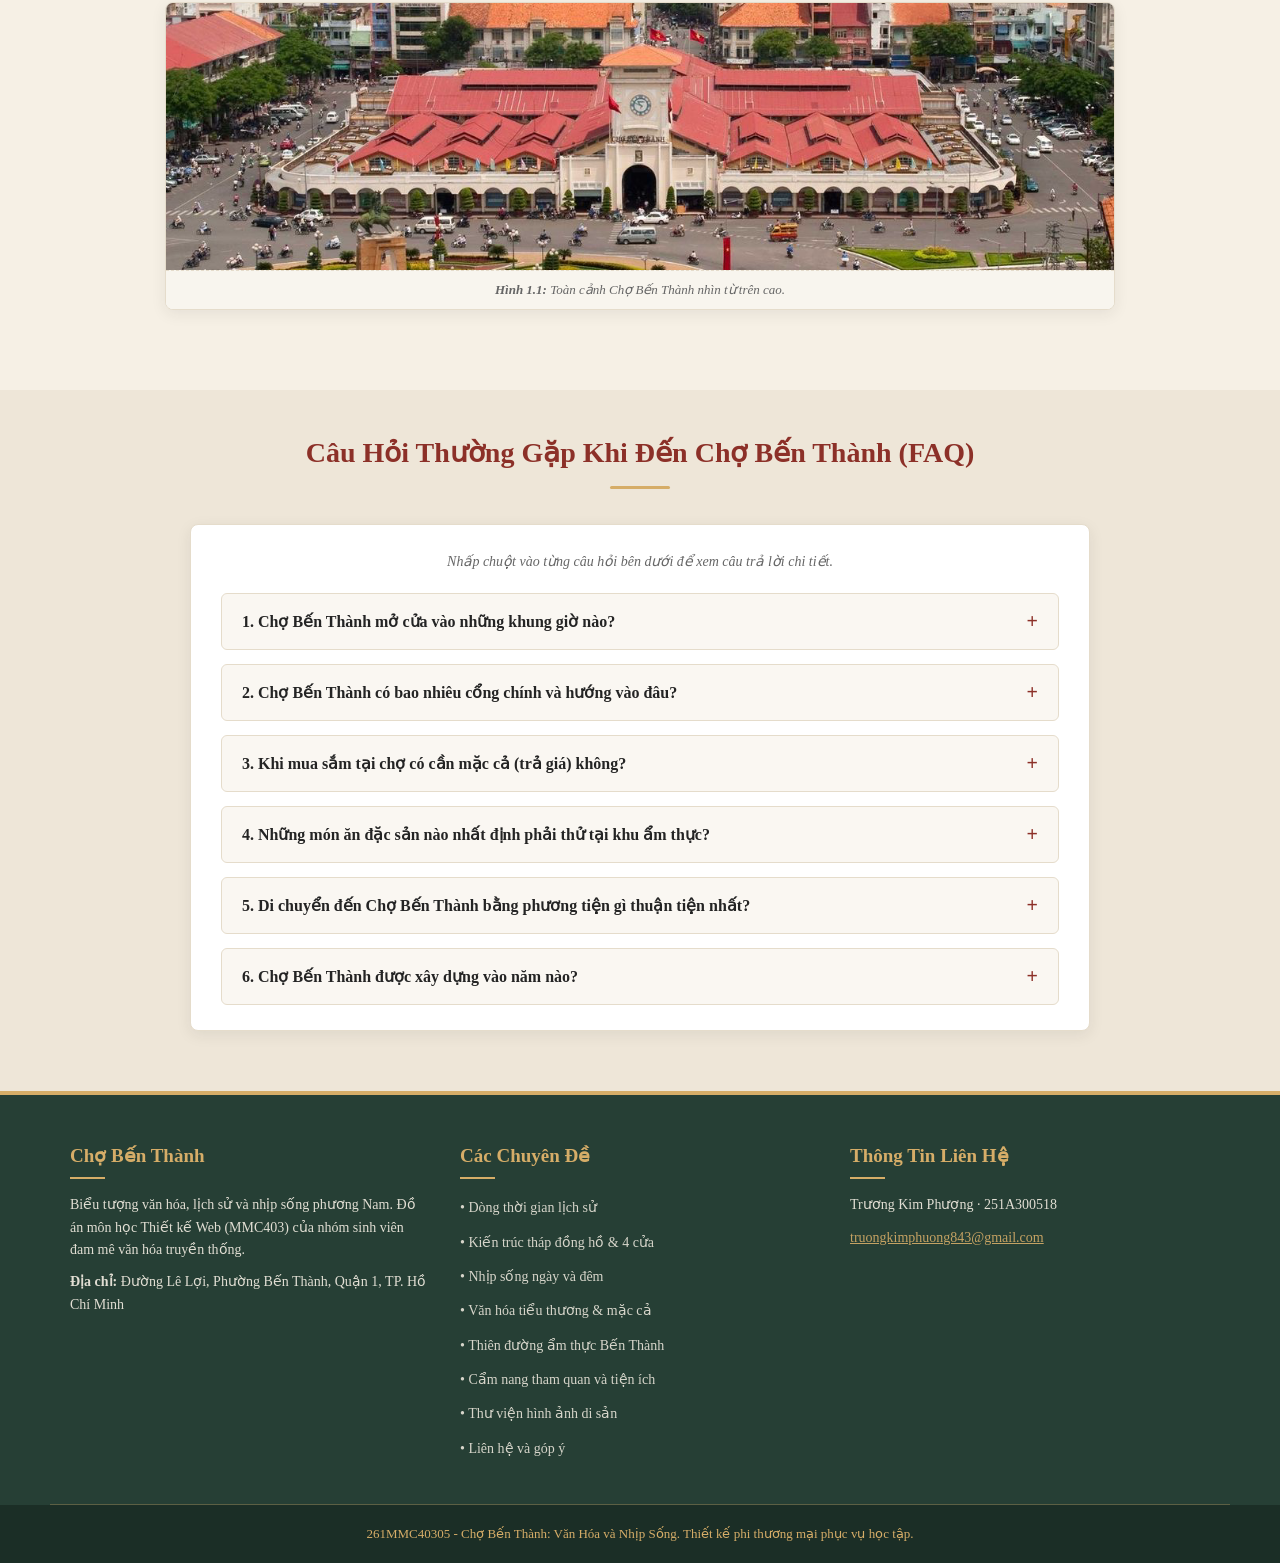
<file: truong-kim-phuong/trang-chu.html>
<!DOCTYPE html>
<html lang="vi">

<head>
  <meta charset="UTF-8">
  
  <base href="../">
  <meta name="viewport" content="width=device-width, initial-scale=1.0">
  <meta name="description"
    content="Khám phá Chợ Bến Thành - Biểu tượng văn hóa, kiến trúc lịch sử và nhịp sống đặc trưng của Sài Gòn - TP. Hồ Chí Minh.">
  <title>Chợ Bến Thành – Văn Hóa & Nhịp Sống | Trang Chủ</title>

  <link rel="icon" type="image/png" href="./images/logo-cho-ben-thanh.png">
<link rel="stylesheet" href="./style.css">
  <link rel="stylesheet" href="./truong-kim-phuong/style.css">

  <script src="./script.js" defer></script>
  <script src="./truong-kim-phuong/script.js" defer></script>
</head>

<body>

  <div id="site-header"></div>

  <main id="khu-vuc-noi-dung" class="khu-vuc-noi-dung" role="main">

    <section class="hero-trang-chu" aria-label="Banner toàn cảnh Chợ Bến Thành"></section>

    <section class="phan-than-chinh" style="padding-bottom: 20px;">
      <div class="khung-chua">
        <div class="tieu-de-khoi">
          <h1
            style="font-family: var(--font-tieu-de); font-size: 32px; color: var(--mau-do-gach); margin-top: 8px; margin-bottom: 12px;">
            Chợ Bến Thành: Nơi Giao Thoa Giữa Ký Ức & Nhịp Sống Đương Đại
          </h1>
          <p style="max-width: 800px; margin: 0 auto; font-size: 16px; color: #555; line-height: 1.7;">
            Hơn 100 năm sừng sững giữa trung tâm Sài Gòn – Thành phố Hồ Chí Minh, Chợ Bến Thành không chỉ là một trung
            tâm thương mại sầm uất mà còn là một chứng nhân lịch sử, linh hồn văn hóa của người dân phương Nam.
          </p>
          
          <div style="margin-top: 22px; display: flex; justify-content: center; gap: 15px; flex-wrap: wrap;">
            <a href="./truong-kim-phuong/lich-su.html" data-trang="lich-su" class="nut-chinh">Khám Phá Lịch Sử &rarr;</a>
            <a href="./nguyen-nang-dat/kham-pha.html" data-trang="kham-pha" class="nut-phu">Cẩm Nang Tham Quan</a>
          </div>
        </div>

        <div class="luoi-3-cot">
          
          <article class="khoi-diem-nhan">
            <div class="bieu-tuong-icon"><img src="./images/icons/market.svg" alt="" aria-hidden="true"></div>
            <h3>Lịch Sử & Kiến Trúc</h3>
            <p>Tìm hiểu hành trình từ ngôi chợ bên bờ sông Bến Nghé đến công trình tháp đồng hồ bốn cổng vươn mình thế
              kỷ.</p>
            <a href="./truong-kim-phuong/kien-truc.html" data-trang="kien-truc" class="nut-phu">Xem Kiến Trúc &rarr;</a>
          </article>

          <article class="khoi-diem-nhan">
            <div class="bieu-tuong-icon"><img src="./images/icons/shopping.svg" alt="" aria-hidden="true"></div>
            <h3>Văn Hóa & Nhịp Sống</h3>
            <p>Hòa mình vào thanh âm rộn rã của chợ ngày, sắc màu rực rỡ của chợ đêm và phong vị ẩm thực đặc sắc.</p>
            <a href="./ha-nguyen-thanh-xuan/nhip-song.html" data-trang="nhip-song" class="nut-phu">Khám Phá Nhịp Sống &rarr;</a>
          </article>

          <article class="khoi-diem-nhan">
            <div class="bieu-tuong-icon"><img src="./images/icons/map.svg" alt="" aria-hidden="true"></div>
            <h3>Trải Nghiệm & Cẩm Nang</h3>
            <p>Lộ trình khám phá từng cung giờ, bảng tiện ích mua sắm và bí quyết thưởng ngoạn trọn vẹn dành cho du
              khách.</p>
            <a href="./nguyen-nang-dat/kham-pha.html" data-trang="kham-pha" class="nut-phu">Xem Lộ Trình &rarr;</a>
          </article>
        </div>
      </div>
    </section>

    <section class="phan-than-chinh" style="padding-top: 10px;">
      <div class="khung-chua">
        <div class="tieu-de-khoi">
          <h2>Cổng Nam & Tháp Đồng Hồ Huyền Thoại</h2>
        </div>

        <figure class="the-bai-viet hinh-1-1" style="max-width: 950px; margin: 0 auto;">
          <img src="./images/content/toan-canh-cho-ben-thanh.png"
            alt="Toàn cảnh Cổng Nam và Tháp Đồng Hồ Chợ Bến Thành rực rỡ trong nắng chiều">
          <figcaption class="chu-thich-hinh-anh">
            <strong>Hình 1.1:</strong> Toàn cảnh Chợ Bến Thành nhìn từ trên cao.</figcaption>
        </figure>
      </div>
    </section>

    <section class="phan-than-chinh" style="background-color: #EEE6D8; margin-top: 20px;">
      <div class="khung-chua">
        <div class="tieu-de-khoi">
          <h2>Câu Hỏi Thường Gặp Khi Đến Chợ Bến Thành (FAQ)</h2>
        </div>

        <div class="khung-faq">
          <p style="text-align: center; color: #666; margin-bottom: 20px; font-size: 14px;">
            <em>Nhấp chuột vào từng câu hỏi bên dưới để xem câu trả lời chi tiết.</em>
          </p>

          <div class="faq-danh-sach">
            <div class="faq-muc">
              
              <button class="faq-nut-hoi" type="button">
                <span>1. Chợ Bến Thành mở cửa vào những khung giờ nào?</span>
                <span class="faq-icon-trang-thai">+</span>
              </button>
              <div class="faq-tra-loi">
                Chợ Bến Thành hoạt động liên tục trong ngày theo 2 ca: <strong>Chợ ngày</strong> mở cửa từ 06:00 sáng
                đến 18:00 chiều (chuyên phục vụ các mặt hàng truyền thống, vải vóc, đồ lưu niệm và ẩm thực). Sau 18:00,
                <strong>Chợ đêm Bến Thành</strong> bắt đầu nhộn nhịp dọc hai bên đường Phan Bội Châu và Phan Chu Trinh
                cho đến tận 23:00 đêm.
              </div>
            </div>

            <div class="faq-muc">
              <button class="faq-nut-hoi" type="button">
                <span>2. Chợ Bến Thành có bao nhiêu cổng chính và hướng vào đâu?</span>
                <span class="faq-icon-trang-thai">+</span>
              </button>
              <div class="faq-tra-loi">
                Chợ có 4 cổng chính hướng ra 4 con phố huyết mạch: <strong>Cổng Nam</strong> (đối diện Quảng trường
                Quách Thị Trang / đường Lê Lợi - cổng có tháp đồng hồ), <strong>Cổng Bắc</strong> (đường Lê Thánh Tôn -
                chuyên hoa quả và thực phẩm tươi sống), <strong>Cổng Đông</strong> (đường Phan Bội Châu - chuyên bánh
                kẹo mỹ phẩm), và <strong>Cổng Tây</strong> (đường Phan Chu Trinh - chuyên hàng giày dép, may mặc lưu
                niệm). Ngoài ra còn có 12 cửa phụ.
              </div>
            </div>

            <div class="faq-muc">
              <button class="faq-nut-hoi" type="button">
                <span>3. Khi mua sắm tại chợ có cần mặc cả (trả giá) không?</span>
                <span class="faq-icon-trang-thai">+</span>
              </button>
              <div class="faq-tra-loi">
                Nhiều gian hàng thời trang, thủ công mỹ nghệ và quà lưu niệm có mức giá linh hoạt. Bạn có thể lịch sự
                thương lượng giảm khoảng 20% - 30% so với giá đề xuất ban đầu với thái độ vui vẻ, thân thiện. Riêng khu
                ẩm thực và các quầy có niêm yết giá rõ ràng thì thường bán đúng giá niêm yết.
              </div>
            </div>

            <div class="faq-muc">
              <button class="faq-nut-hoi" type="button">
                <span>4. Những món ăn đặc sản nào nhất định phải thử tại khu ẩm thực?</span>
                <span class="faq-icon-trang-thai">+</span>
              </button>
              <div class="faq-tra-loi">
                Khu ẩm thực Chợ Bến Thành là thiên đường hội tụ tinh hoa ẩm thực ba miền: Bún riêu cua gánh gia truyền,
                Bún mắm Nam Bộ, Bánh xèo miền Tây giòn rụm, Gỏi cuốn tôm thịt, và các ly Chè Sài Gòn ngũ sắc ngọt mát
                thanh tao.
              </div>
            </div>

            <div class="faq-muc">
              <button class="faq-nut-hoi" type="button">
                <span>5. Di chuyển đến Chợ Bến Thành bằng phương tiện gì thuận tiện nhất?</span>
                <span class="faq-icon-trang-thai">+</span>
              </button>
              <div class="faq-tra-loi">
                Chợ nằm tại trung tâm Quận 1 nên rất thuận tiện: Bạn có thể đi xe buýt (bến xe buýt Hàm Nghi cách 200m),
                đi taxi/xe công nghệ, đi xe máy (gửi tại các bãi giữ xe quanh chợ) hoặc trải nghiệm tuyến Metro Bến
                Thành – Suối Tiên với ga ngầm Bến Thành hiện đại ngay phía trước chợ.
              </div>
            </div>

            <div class="faq-muc">
              <button class="faq-nut-hoi" type="button">
                <span>6. Chợ Bến Thành được xây dựng vào năm nào?</span>
                <span class="faq-icon-trang-thai">+</span>
              </button>
              <div class="faq-tra-loi">
                Tiền thân chợ hình thành từ đầu thế kỷ 19 bên bờ sông Bến Nghé. Ngôi chợ Bến Thành hiện đại với tháp
                đồng hồ ngày nay được người Pháp khởi công xây dựng từ năm 1912 và khánh thành vào tháng 3 năm 1914. Đến
                nay, công trình đã có tuổi đời hơn 110 năm.
              </div>
            </div>
          </div>
        </div>
      </div>
    </section>

  </main>

  <div id="site-footer"></div>

</body>

</html>
</file>
<file: ha-nguyen-thanh-xuan/style.css>
.tv2-chuyen-de-badge {
  display: inline-block;
  background-color: var(--mau-xanh-reu);
  color: var(--mau-kem-nen);
  font-size: 11px;
  font-weight: 600;
  padding: 3px 10px;
  border-radius: 12px;
}

.hero-banner-tv2 {
  background-color: var(--mau-do-gach);
  color: var(--mau-trang);
  padding: 50px 20px;
  text-align: center;
  position: relative;
  border-bottom: 4px solid var(--mau-vang-co);
}

.hero-banner-tv2 h1 {
  font-family: var(--font-tieu-de);
  font-size: 34px;
  margin-bottom: 12px;
  color: var(--mau-vang-co);
}

.hero-banner-tv2 p {
  font-size: 16px;
  max-width: 700px;
  margin: 0 auto;
  opacity: 0.95;
}

.khung-bo-loc {
  margin: 30px 0 40px 0;
  text-align: center;
}

.thanh-nut-loc {
  display: flex;
  justify-content: center;
  gap: 12px;
  flex-wrap: wrap;
  margin-bottom: 30px;
}

.nut-loc {
  background-color: var(--mau-trang);
  color: var(--mau-den-than);
  border: 1px solid var(--mau-vien);
  padding: 10px 22px;
  border-radius: 30px;
  font-family: var(--font-noi-dung);
  font-size: 14px;
  font-weight: 600;
  cursor: pointer;
  transition: all 0.25s ease;
  box-shadow: 0 2px 6px rgba(0,0,0,0.04);
}

.nut-loc:hover {
  background-color: #F0DFC0;
  color: var(--mau-do-gach);
  border-color: var(--mau-vang-co);
}

.nut-loc.dang-chon {
  background-color: var(--mau-do-gach);
  color: var(--mau-trang);
  border-color: var(--mau-do-gach);
  box-shadow: 0 4px 12px rgba(140, 48, 40, 0.25);
}

.luoi-trai-nghiem {
  display: grid;
  grid-template-columns: repeat(3, 1fr);
  gap: 25px;
}

.the-trai-nghiem {
  background: var(--mau-trang);
  border-radius: 8px;
  overflow: hidden;
  border: 1px solid var(--mau-vien);
  box-shadow: var(--bong-do);
  display: flex;
  flex-direction: column;
  transition: transform 0.3s ease, opacity 0.3s ease;
}

.the-trai-nghiem:hover {
  transform: translateY(-5px);
  box-shadow: 0 8px 20px rgba(36, 36, 36, 0.12);
}

.the-trai-nghiem.an {
  display: none !important;
}

.the-trai-nghiem-header {
  position: relative;
  background-color: #ece5d8;
  height: 190px;
  overflow: hidden;
}

.the-trai-nghiem-header img {
  width: 100%;
  height: 100%;
  object-fit: cover;
  transition: transform 0.4s ease;
}

.the-trai-nghiem:hover .the-trai-nghiem-header img {
  transform: scale(1.05);
}

.nhan-phan-loai {
  position: absolute;
  top: 12px;
  left: 12px;
  background-color: rgba(38, 63, 53, 0.9);
  color: var(--mau-kem-nen);
  font-size: 11px;
  font-weight: 700;
  padding: 4px 10px;
  border-radius: 4px;
  text-transform: uppercase;
  letter-spacing: 1px;
}

.the-trai-nghiem-body {
  padding: 20px;
  display: flex;
  flex-direction: column;
  flex-grow: 1;
}

.the-trai-nghiem-body h3 {
  font-family: var(--font-tieu-de);
  font-size: 19px;
  color: var(--mau-do-gach);
  margin-bottom: 8px;
}

.the-trai-nghiem-body p {
  font-size: 14px;
  color: #555;
  line-height: 1.6;
  margin-bottom: 15px;
  flex-grow: 1;
}

.the-trai-nghiem-footer {
  display: flex;
  justify-content: space-between;
  align-items: center;
  font-size: 12px;
  color: #888;
  border-top: 1px dashed var(--mau-vien);
  padding-top: 12px;
}

.hop-meo-mac-ca {
  background-color: #FFFDF9;
  border-left: 5px solid var(--mau-vang-co);
  padding: 24px;
  border-radius: 6px;
  margin: 25px 0;
  box-shadow: var(--bong-do);
  border: 1px solid var(--mau-vien);
}

.hop-meo-mac-ca h3 {
  font-family: var(--font-tieu-de);
  font-size: 20px;
  color: var(--mau-do-gach);
  margin-bottom: 12px;
}

.danh-sach-meo {
  display: grid;
  grid-template-columns: repeat(2, 1fr);
  gap: 20px;
  margin-top: 15px;
}

.muc-meo {
  background: #FAF6EE;
  padding: 16px;
  border-radius: 6px;
  border: 1px solid var(--mau-vien);
}

.muc-meo strong {
  color: var(--mau-xanh-reu);
  display: block;
  margin-bottom: 6px;
  font-size: 15px;
}

.luoi-am-thuc-mon-ngon {
  display: grid;
  grid-template-columns: repeat(3, 1fr);
  gap: 25px;
  margin-top: 30px;
}

.the-mon-an {
  background: var(--mau-trang);
  border-radius: 8px;
  overflow: hidden;
  box-shadow: var(--bong-do);
  border: 1px solid var(--mau-vien);
}

.the-mon-an-img {
  height: 200px;
  overflow: hidden;
  position: relative;
}

.the-mon-an-img img {
  width: 100%;
  height: 100%;
  object-fit: cover;
}

.luoi-am-thuc-mon-ngon .the-mon-an:nth-child(2) .the-mon-an-body h3 {
  text-transform: none;
}

.the-mon-an-body {
  padding: 20px;
}

.the-mon-an-body h3 {
  font-family: var(--font-tieu-de);
  font-size: 19px;
  color: var(--mau-do-gach);
  margin-bottom: 6px;
}

.gia-uoc-tinh {
  color: var(--mau-vang-co);
  font-weight: 700;
  font-size: 14px;
  display: block;
  margin-bottom: 10px;
}

.khoi-poster-tv2 {
  max-width: 550px;
  margin: 30px auto;
  text-align: center;
}

.tv2-footer-lien-ket {
  font-size: 13px;
  color: var(--mau-vang-co);
}

@media screen and (max-width: 992px) {
  .luoi-trai-nghiem {
    grid-template-columns: repeat(2, 1fr);
  }
  .luoi-am-thuc-mon-ngon {
    grid-template-columns: repeat(2, 1fr);
  }
  .danh-sach-meo {
    grid-template-columns: 1fr;
  }
}

@media screen and (max-width: 576px) {
  .hero-banner-tv2 {
    padding: 35px 15px;
  }
  .hero-banner-tv2 h1 {
    font-size: 24px;
  }
  .thanh-nut-loc {
    gap: 8px;
  }
  .nut-loc {
    font-size: 12px;
    padding: 8px 14px;
  }
  .luoi-trai-nghiem {
    grid-template-columns: 1fr;
  }
  .luoi-am-thuc-mon-ngon {
    grid-template-columns: 1fr;
  }
}

.the-bai-viet > img.anh-mat-hang {
  height: 170px;
}

.luoi-nhip-song {
  grid-template-columns: repeat(2, minmax(0, 1fr));
  margin: 0 auto 50px;
  max-width: 920px;
}

.luoi-nhip-song .the-bai-viet > img {
  height: 260px;
}

.khoi-poster-tv2 img {
  display: block;
  width: 100%;
  height: auto;
  max-height: 75vh;
  object-fit: contain;
  margin: 0 auto;
}

.icon-nut-loc {
  width: 16px;
  height: 16px;
  margin-right: 6px;
  vertical-align: -3px;
}

.nut-loc {
  display: inline-flex;
  align-items: center;
  justify-content: center;
}

.icon-hang-hoa {
  display: block;
  width: 32px;
  height: 32px;
  margin: 0 auto 8px;
}
</file>
<file: nguyen-nang-dat/style.css>
.tv3-chuyen-de-badge {
  display: inline-block;
  background-color: var(--mau-do-gach);
  color: var(--mau-trang);
  font-size: 11px;
  font-weight: 600;
  padding: 3px 10px;
  border-radius: 12px;
}

.hero-banner-tv3 {
  background-color: var(--mau-do-gach);
  color: var(--mau-trang);
  padding: 50px 20px;
  text-align: center;
  position: relative;
  border-bottom: 4px solid var(--mau-vang-co);
}

.hero-banner-tv3 h1 {
  font-family: var(--font-tieu-de);
  font-size: 34px;
  margin-bottom: 12px;
  color: var(--mau-vang-co);
}

.hero-banner-tv3 p {
  font-size: 16px;
  max-width: 700px;
  margin: 0 auto;
  opacity: 0.95;
}

.khung-bang-cuon {
  width: 100%;
  overflow-x: auto;
  margin: 30px 0;
  background: var(--mau-trang);
  border-radius: 8px;
  box-shadow: var(--bong-do);
  border: 1px solid var(--mau-vien);
}

.bang-du-lieu {
  width: 100%;
  border-collapse: collapse;
  text-align: left;
  font-size: 14px;
  min-width: 650px;
}

.bang-du-lieu thead {
  background-color: var(--mau-do-gach);
  color: var(--mau-trang);
}

.bang-du-lieu th {
  padding: 16px 18px;
  font-family: var(--font-tieu-de);
  font-size: 15px;
  letter-spacing: 0.5px;
  font-weight: 600;
  border-bottom: 3px solid var(--mau-vang-co);
}

.bang-du-lieu td {
  padding: 14px 18px;
  border-bottom: 1px solid var(--mau-vien);
  color: #444;
}

.bang-du-lieu tbody tr:nth-child(even) {
  background-color: #FAF7F2; }

.bang-du-lieu tbody tr:hover {
  background-color: #F4EBD9;
}

.nhan-tinh-trang {
  display: inline-block;
  padding: 3px 10px;
  border-radius: 12px;
  font-size: 12px;
  font-weight: 600;
}

.nhan-tinh-trang.mo-cua {
  background-color: #E6F4EA;
  color: #137333;
}

.nhan-tinh-trang.dong-cua {
  background-color: #FCE8E6;
  color: #C5221F;
}

.luoi-thu-vien {
  display: grid;
  grid-template-columns: repeat(3, 1fr);
  gap: 25px;
  margin-top: 30px;
}

.the-thu-vien {
  background: var(--mau-trang);
  border-radius: 8px;
  overflow: hidden;
  box-shadow: var(--bong-do);
  border: 1px solid var(--mau-vien);
  transition: transform 0.3s ease, box-shadow 0.3s ease;
  display: flex;
  flex-direction: column;
}

.the-thu-vien:hover {
  transform: translateY(-5px);
  box-shadow: 0 8px 22px rgba(36, 36, 36, 0.15);
}

.the-thu-vien-anh {
  height: 220px;
  position: relative;
  overflow: hidden;
}

.the-thu-vien-anh img {
  width: 100%;
  height: 100%;
  object-fit: cover;
  transition: transform 0.4s ease;
}

.the-thu-vien:hover .the-thu-vien-anh img {
  transform: scale(1.06);
}

.the-thu-vien-noi-dung {
  padding: 18px;
  display: flex;
  flex-direction: column;
  gap: 8px;
}

.the-thu-vien-noi-dung h3 {
  font-family: var(--font-tieu-de);
  font-size: 18px;
  color: var(--mau-do-gach);
  margin-bottom: 8px;
}

.bo-cuc-lien-he-2-cot {
  display: grid;
  grid-template-columns: 1fr 1.3fr;
  gap: 40px;
  align-items: start;
}

.hop-thong-tin-truc-tiep {
  background: var(--mau-trang);
  padding: 30px;
  border-radius: 8px;
  border: 1px solid var(--mau-vien);
  box-shadow: var(--bong-do);
}

.hop-thong-tin-truc-tiep h3 {
  font-family: var(--font-tieu-de);
  font-size: 22px;
  color: var(--mau-do-gach);
  margin-bottom: 18px;
}

.dong-thong-tin {
  display: flex;
  gap: 15px;
  margin-bottom: 20px;
}

.dong-thong-tin-icon {
  width: 40px;
  height: 40px;
  border-radius: 50%;
  background-color: var(--mau-kem-nen);
  color: var(--mau-do-gach);
  display: flex;
  align-items: center;
  justify-content: center;
  font-size: 18px;
  flex-shrink: 0;
  border: 1px solid var(--mau-vang-co);
}

.khung-form-gop-y {
  background: var(--mau-trang);
  padding: 35px 30px;
  border-radius: 8px;
  border: 1px solid var(--mau-vien);
  box-shadow: var(--bong-do);
}

.khung-form-gop-y h3 {
  font-family: var(--font-tieu-de);
  font-size: 22px;
  color: var(--mau-do-gach);
  margin-bottom: 10px;
}

.nhom-truong {
  margin-bottom: 20px;
}

.nhan-truong {
  display: block;
  font-size: 14px;
  font-weight: 600;
  color: var(--mau-den-than);
  margin-bottom: 6px;
}

.nhan-truong .dau-sao {
  color: #C5221F;
}

.o-nhap {
  width: 100%;
  padding: 12px 14px;
  font-family: var(--font-noi-dung);
  font-size: 14px;
  border: 1px solid var(--mau-vien);
  border-radius: 4px;
  background-color: #FAF8F5;
  transition: border-color 0.25s, box-shadow 0.25s;
}

.o-nhap:focus {
  outline: none;
  border-color: var(--mau-do-gach);
  background-color: #fff;
  box-shadow: 0 0 0 3px rgba(140, 48, 40, 0.15);
}

.o-nhap.co-loi {
  border-color: #D93025;
  background-color: #FFF5F5;
}

.o-nhap.hop-le {
  border-color: #188038;
  background-color: #F6FCF7;
}

.thong-bao-loi {
  display: none;
  font-size: 12px;
  color: #D93025;
  margin-top: 5px;
  font-weight: 500;
}

.thong-bao-loi.hien-thi {
  display: block;
}

.hop-thanh-cong {
  display: none;
  background-color: #E6F4EA;
  color: #137333;
  padding: 18px 20px;
  border-radius: 6px;
  border: 1px solid #CEEAD6;
  margin-bottom: 20px;
  font-size: 15px;
}

.hop-thanh-cong.hien-thi {
  display: block;
}

.khoi-infographic-tv3 {
  max-width: 760px;
  margin: 30px auto;
  text-align: center;
}

.khoi-infographic-tv3 .anh-infographic > img {
  display: block;
  width: 100%;
  height: auto !important;
  max-height: none;
  object-fit: contain;
}

.tv3-footer-luu-y {
  font-size: 13px;
  color: #E5DCCB;
}

@media screen and (max-width: 992px) {
  .luoi-thu-vien {
    grid-template-columns: repeat(2, 1fr);
  }
  .luoi-nhip-song {
    grid-template-columns: repeat(2, minmax(0, 1fr));
  }
  .bo-cuc-lien-he-2-cot {
    grid-template-columns: 1fr;
  }
}

@media screen and (max-width: 576px) {
  .hero-banner-tv3 {
    padding: 35px 15px;
  }
  .hero-banner-tv3 h1 {
    font-size: 24px;
  }
  .luoi-thu-vien {
    grid-template-columns: 1fr;
  }
  .luoi-nhip-song {
    grid-template-columns: 1fr;
  }
  .khung-form-gop-y {
    padding: 25px 18px;
  }
  .bang-du-lieu th,
  .bang-du-lieu td {
    padding: 10px 12px;
    font-size: 13px;
  }
}

.dong-thong-tin-icon img {
  width: 20px;
  height: 20px;
}
</file>
<file: truong-kim-phuong/style.css>
.tv1-header-badge {
  display: inline-block;
  background-color: var(--mau-vang-co);
  color: var(--mau-den-than);
  font-size: 11px;
  font-weight: 700;
  padding: 2px 8px;
  border-radius: 4px;
}

.hero-trang-chu {
  position: relative;
  width: 100%;
  height: calc(100vh - 74px);
  min-height: 520px;
  background-image: url('../images/banner/banner-chinh.jpg');
  background-size: cover;
  background-position: center center;
  background-repeat: no-repeat;
  border-bottom: 4px solid var(--mau-vang-co);
  box-shadow: 0 4px 20px rgba(0, 0, 0, 0.12);
}

.luoi-3-cot {
  display: grid;
  grid-template-columns: repeat(3, 1fr);
  gap: 25px;
  margin-top: 20px;
}

.khoi-diem-nhan {
  background: var(--mau-trang);
  border-radius: 8px;
  padding: 28px 24px;
  text-align: center;
  border-top: 4px solid var(--mau-do-gach);
  box-shadow: var(--bong-do);
  border: 1px solid var(--mau-vien);
}

.bieu-tuong-icon {
  width: 55px;
  height: 55px;
  margin: 0 auto 16px auto;
  background-color: var(--mau-kem-nen);
  color: var(--mau-do-gach);
  border-radius: 50%;
  display: flex;
  align-items: center;
  justify-content: center;
  font-size: 24px;
  font-weight: bold;
  border: 1px solid var(--mau-vang-co);
}

.khoi-diem-nhan h3 {
  font-family: var(--font-tieu-de);
  font-size: 20px;
  color: var(--mau-do-gach);
  margin-bottom: 10px;
}

.khoi-diem-nhan p {
  font-size: 14px;
  color: #555;
  margin-bottom: 16px;
}

.khung-faq {
  max-width: 900px;
  margin: 0 auto;
  background-color: var(--mau-trang);
  border-radius: 8px;
  padding: 25px 30px;
  box-shadow: var(--bong-do);
  border: 1px solid var(--mau-vien);
}

.faq-danh-sach {
  display: flex;
  flex-direction: column;
  gap: 14px;
  margin-top: 20px;
}

.faq-muc {
  border: 1px solid var(--mau-vien);
  border-radius: 6px;
  overflow: hidden;
  background-color: #FAF7F2;
  transition: all 0.25s ease;
}

.faq-muc.dang-mo {
  border-color: var(--mau-do-gach);
  background-color: var(--mau-trang);
}

.faq-nut-hoi {
  width: 100%;
  text-align: left;
  background: none;
  border: none;
  padding: 16px 20px;
  font-family: var(--font-noi-dung);
  font-size: 16px;
  font-weight: 600;
  color: var(--mau-den-than);
  cursor: pointer;
  display: flex;
  justify-content: space-between;
  align-items: center;
  gap: 15px;
}

.faq-nut-hoi:hover {
  color: var(--mau-do-gach);
}

.faq-icon-trang-thai {
  font-size: 20px;
  font-weight: bold;
  color: var(--mau-do-gach);
  transition: transform 0.3s ease;
  flex-shrink: 0;
}

.faq-muc.dang-mo .faq-icon-trang-thai {
  transform: rotate(45deg);
  color: var(--mau-vang-co);
}

.faq-tra-loi {
  display: none;
  padding: 0 20px 18px 20px;
  font-size: 15px;
  color: #444;
  line-height: 1.65;
  border-top: 1px dashed var(--mau-vien);
  margin-top: 5px;
  padding-top: 12px;
}

.faq-muc.dang-mo .faq-tra-loi {
  display: block; }

.dong-thoi-gian {
  position: relative;
  max-width: 860px;
  margin: 30px auto;
  padding-left: 30px;
  border-left: 3px solid var(--mau-vang-co);
}

.moc-thoi-gian {
  position: relative;
  margin-bottom: 35px;
  padding-left: 20px;
}

.moc-thoi-gian::before {
  content: '';
  position: absolute;
  left: -38px;
  top: 4px;
  width: 16px;
  height: 16px;
  background-color: var(--mau-do-gach);
  border: 3px solid var(--mau-vang-co);
  border-radius: 50%;
}

.moc-nam {
  display: inline-block;
  background-color: var(--mau-do-gach);
  color: var(--mau-trang);
  font-weight: 700;
  font-size: 14px;
  padding: 3px 12px;
  border-radius: 4px;
  margin-bottom: 8px;
}

.moc-thoi-gian h3 {
  font-family: var(--font-tieu-de);
  font-size: 20px;
  color: var(--mau-do-gach);
  margin-bottom: 8px;
}

.moc-thoi-gian p {
  font-size: 15px;
  color: #444;
}

.luoi-kien-truc-2-cot {
  display: grid;
  grid-template-columns: 1fr 1fr;
  gap: 30px;
  align-items: center;
  margin-bottom: 45px;
}

.luoi-4-cong {
  display: grid;
  grid-template-columns: repeat(2, 1fr);
  gap: 20px;
  margin-top: 25px;
}

.the-cong {
  background: var(--mau-trang);
  border: 1px solid var(--mau-vien);
  border-radius: 8px;
  padding: 20px;
  border-left: 5px solid var(--mau-do-gach);
  box-shadow: var(--bong-do);
}

.the-cong > img {
  display: block;
  width: 100%;
  height: 190px;
  object-fit: cover;
  border-radius: 5px;
  margin-bottom: 14px;
}

.the-cong h4 {
  font-family: var(--font-tieu-de);
  font-size: 18px;
  color: var(--mau-do-gach);
  margin-bottom: 6px;
}

.the-cong span {
  font-size: 13px;
  font-weight: 600;
  color: var(--mau-xanh-reu);
  display: block;
  margin-bottom: 8px;
}

.the-cong p {
  font-size: 14px;
  color: #555;
}

.tv1-footer-ghi-chu {
  font-size: 12px;
  color: #C2BAA8;
  margin-top: 6px;
}

@media screen and (max-width: 992px) {
  .luoi-3-cot {
    grid-template-columns: repeat(2, 1fr);
  }
  .luoi-kien-truc-2-cot {
    grid-template-columns: 1fr;
  }
}

@media screen and (max-width: 576px) {
  .hero-trang-chu {
    height: 55vh;
    min-height: 320px;
  }
  .luoi-3-cot {
    grid-template-columns: 1fr;
  }
  .luoi-4-cong {
    grid-template-columns: 1fr;
  }
  .dong-thoi-gian {
    padding-left: 20px;
  }
  .moc-thoi-gian::before {
    left: -28px;
  }
  .khung-faq {
    padding: 18px 15px;
  }
  .faq-nut-hoi {
    font-size: 14px;
    padding: 12px 14px;
  }
}

.anh-kien-truc > img {
  height: auto;
  object-fit: contain;
}

.bieu-tuong-icon img {
  width: 32px;
  height: 32px;
  fill: var(--mau-do-gach);
}

.hinh-1-1 > img {
  display: block;
  width: 100%;
  height: auto !important;
  max-height: none;
  object-fit: contain;
}

.anh-phu-dieu > img {
  display: block;
  width: 100%;
  height: auto !important;
  max-height: none;
  object-fit: contain;
}
</file>
